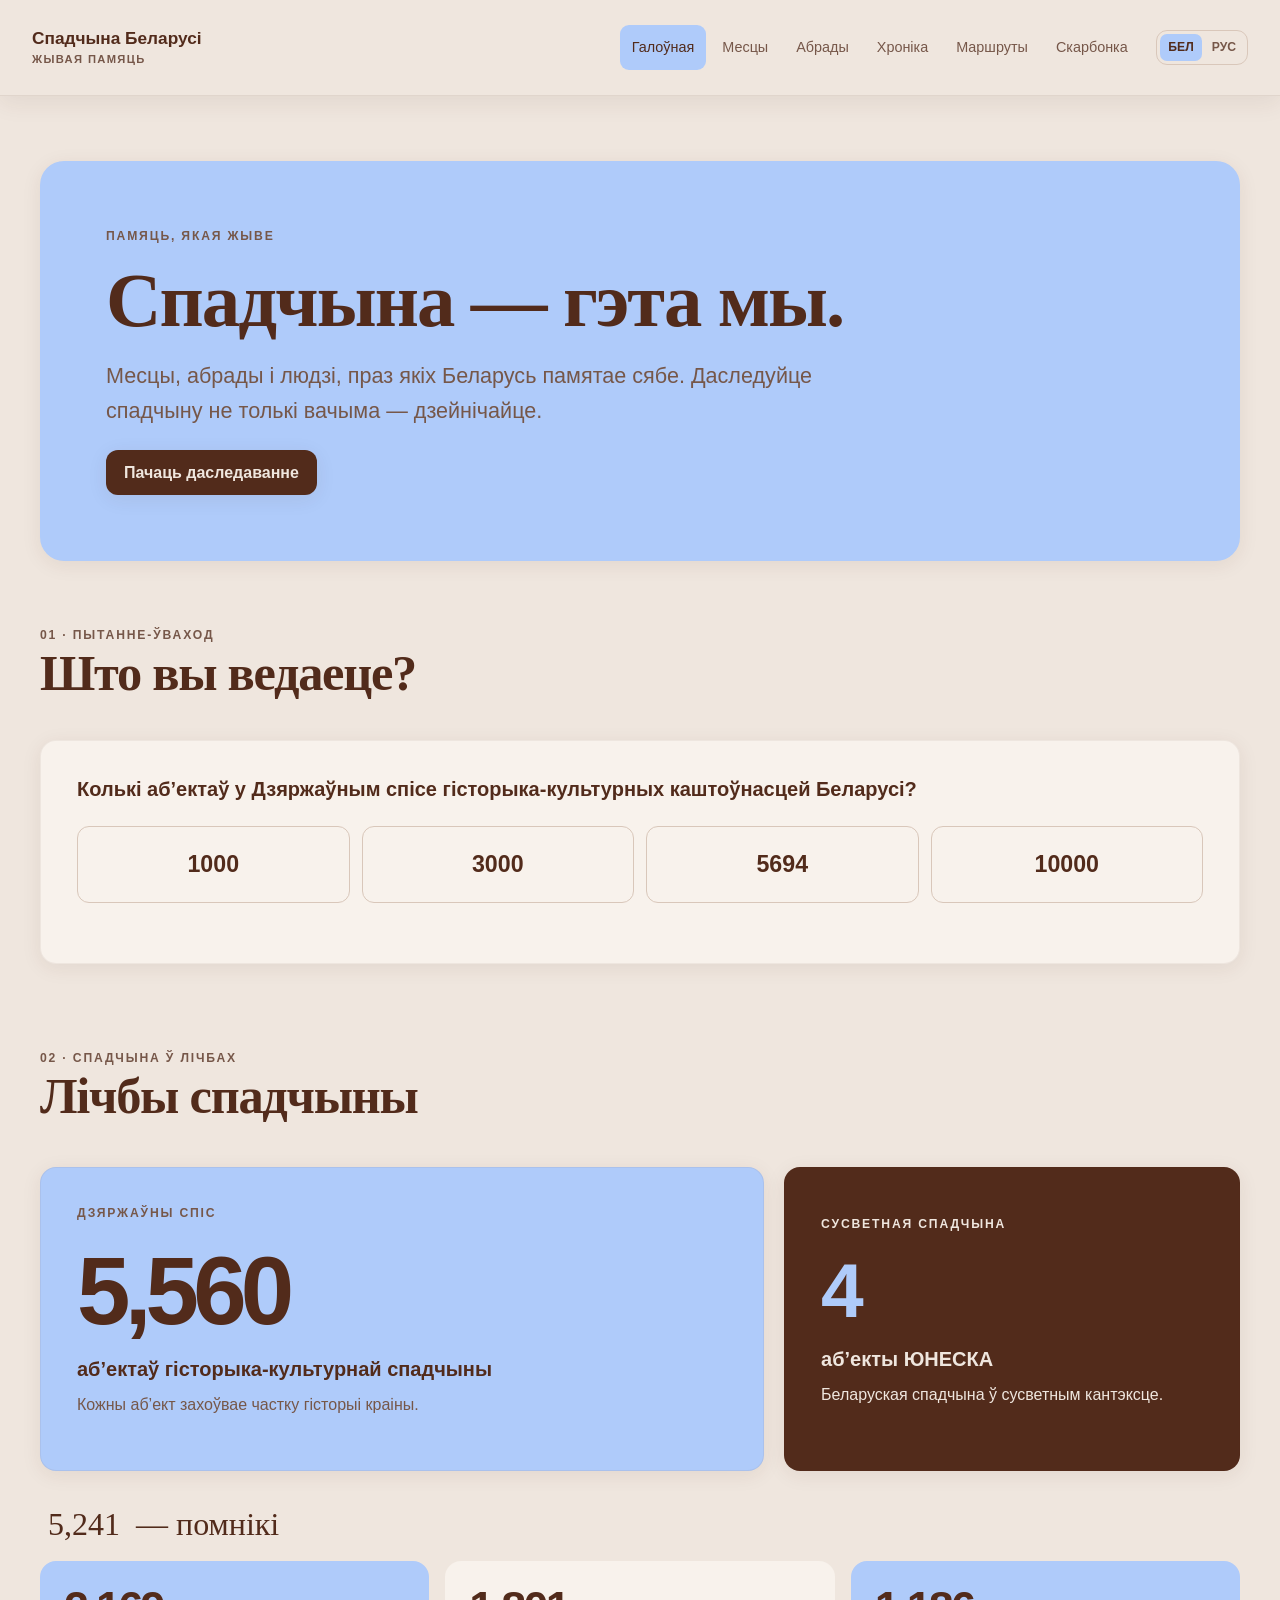
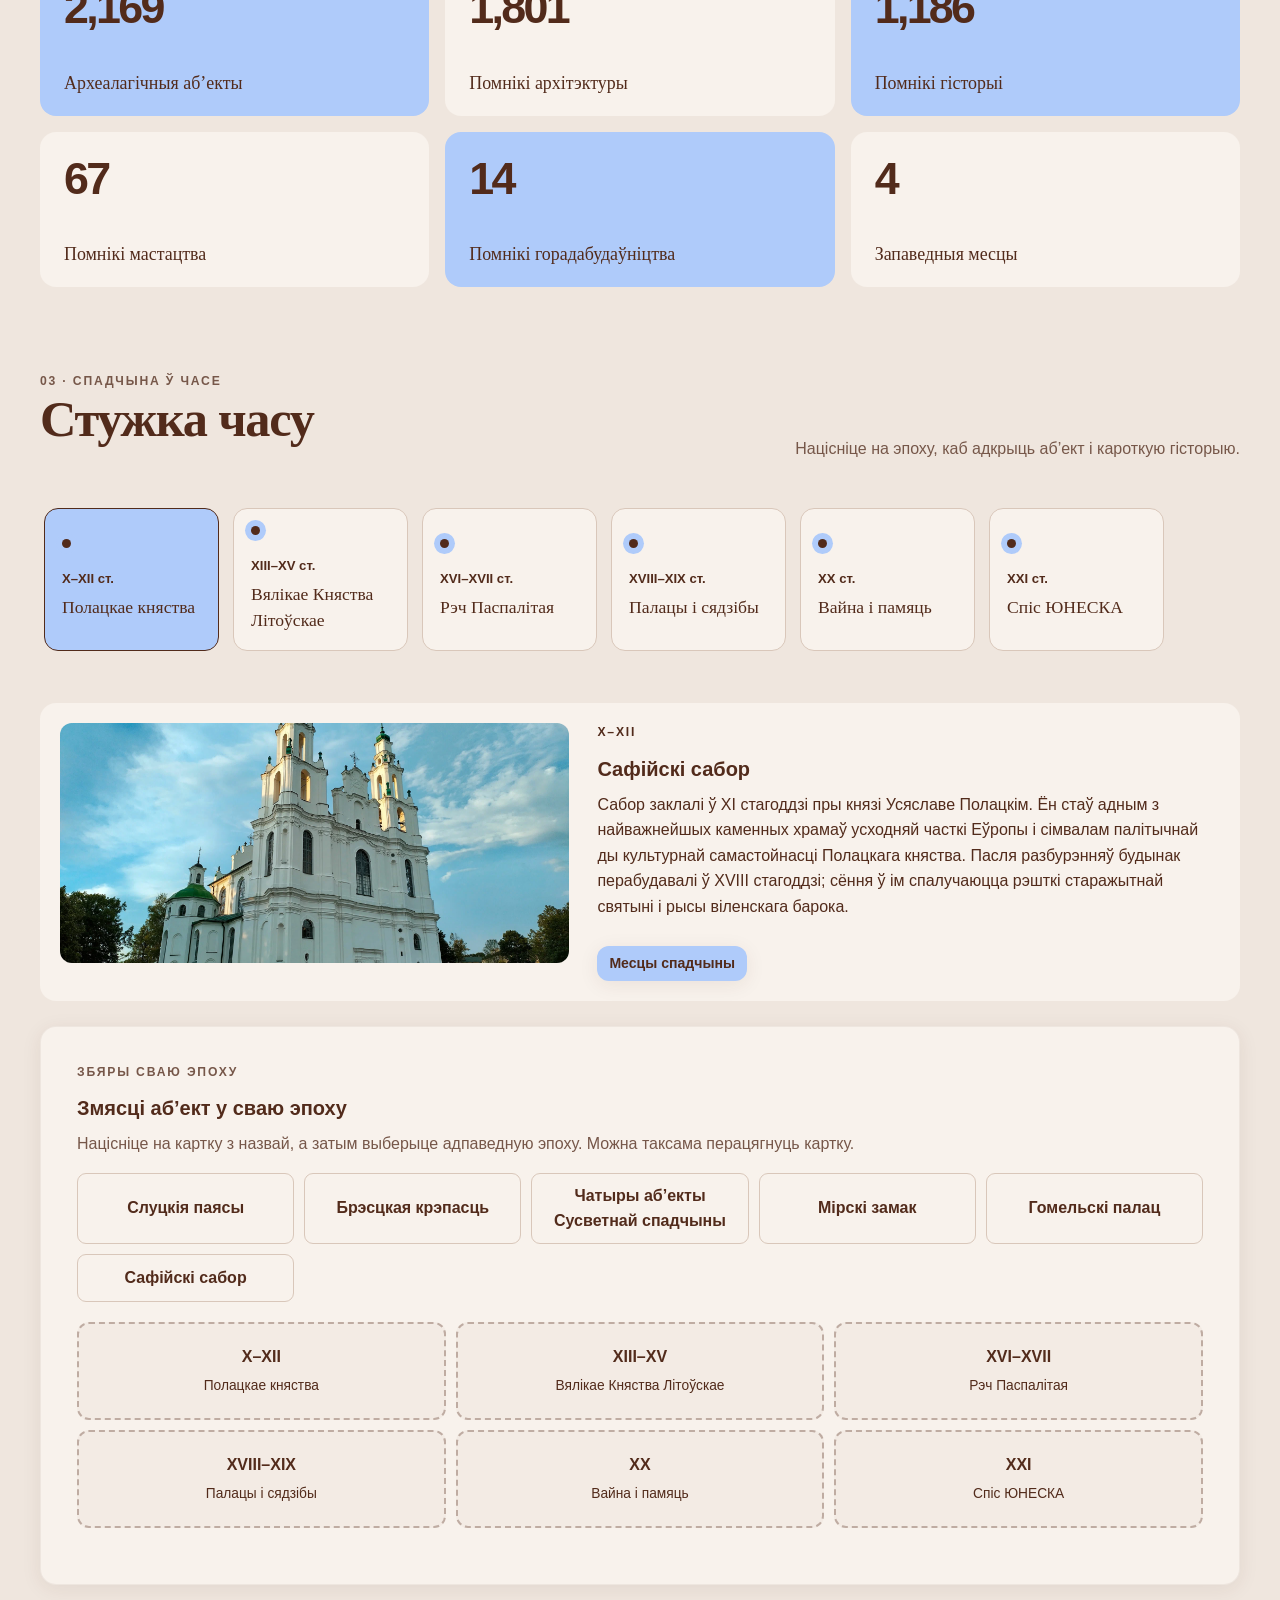
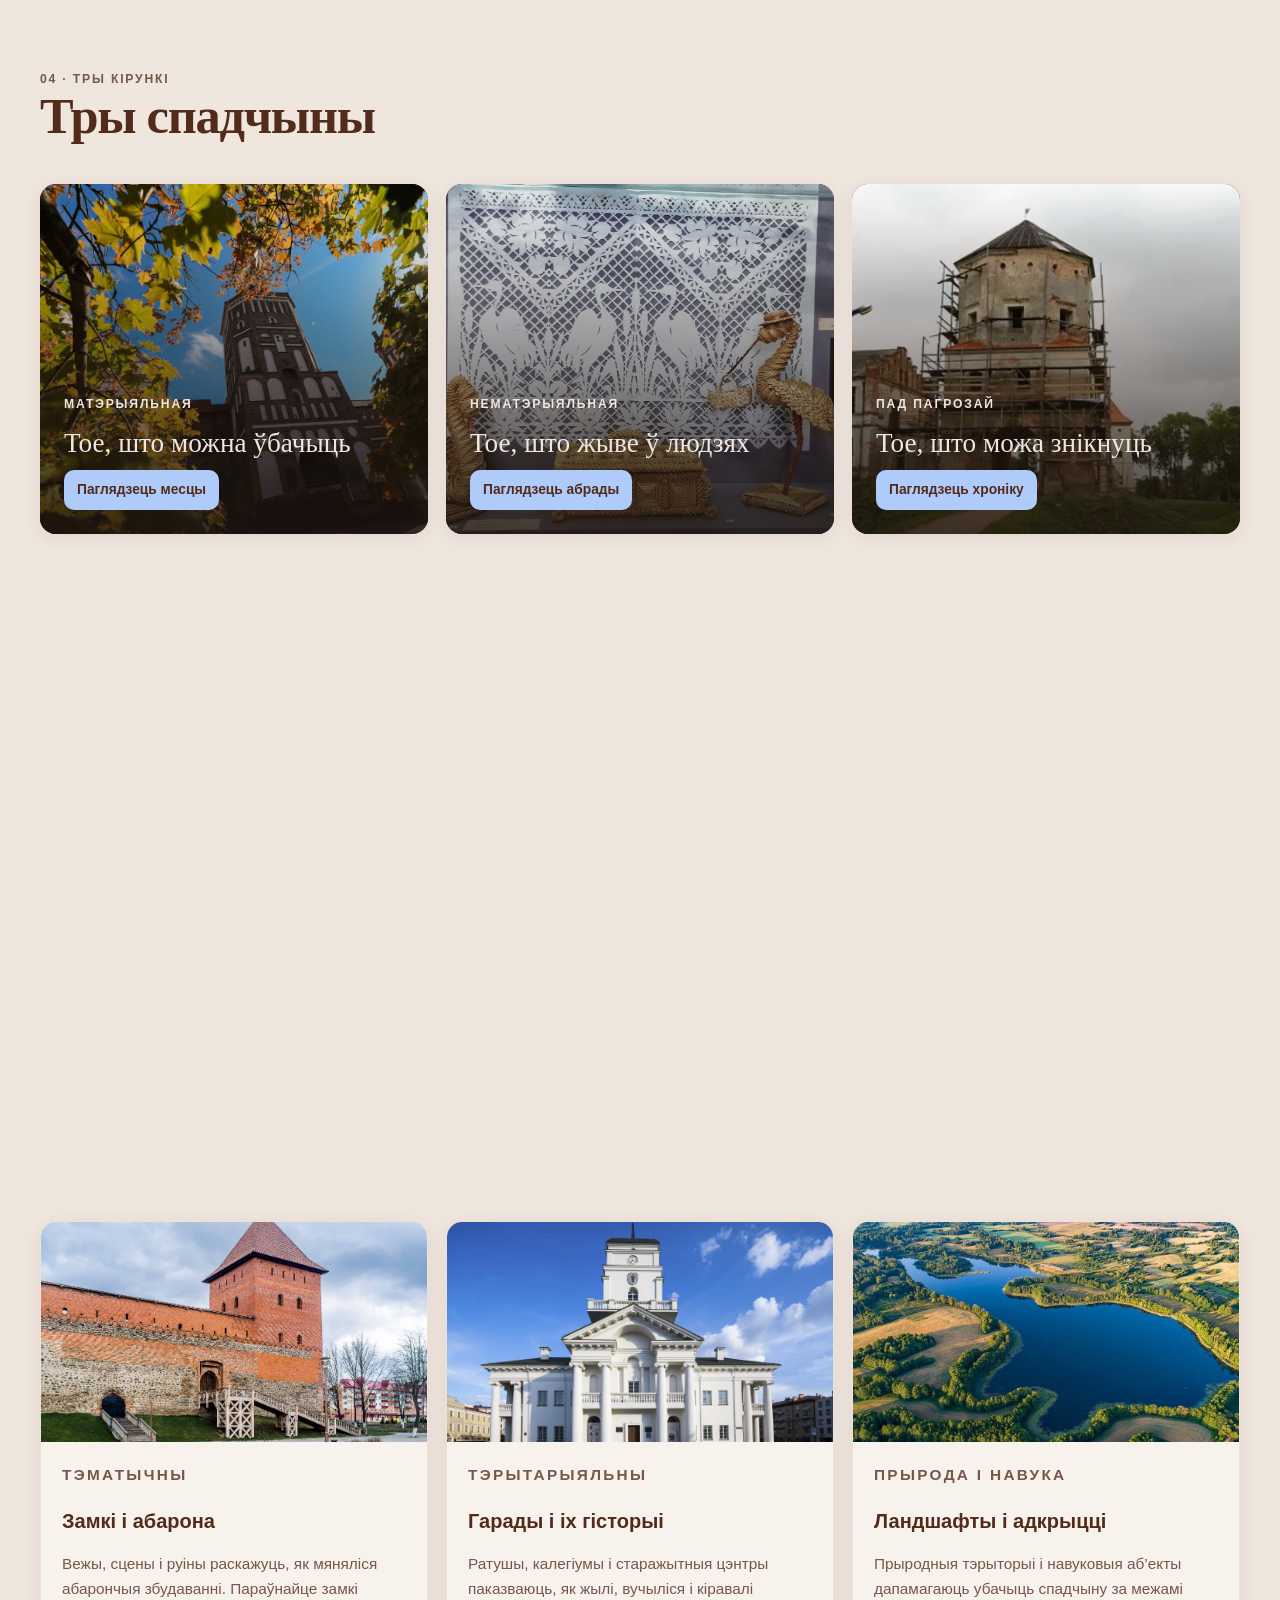
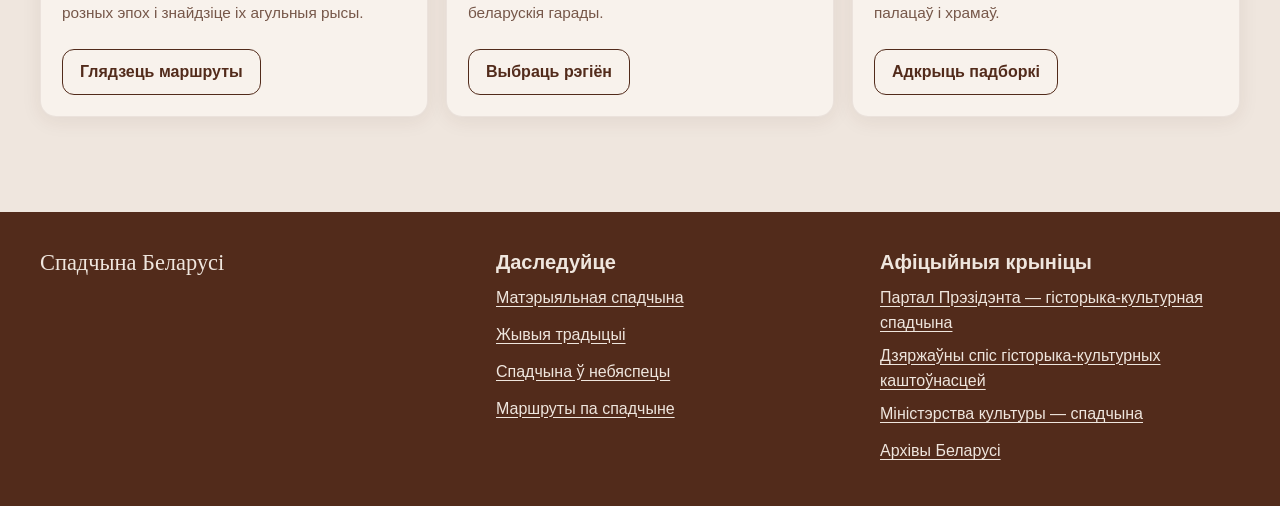
<file: index.html>
<!doctype html>
<html lang="be">
<head>
  <meta charset="utf-8">
  <meta name="viewport" content="width=device-width, initial-scale=1">
  <meta name="theme-color" content="#AFCBFA">
  <meta name="description" content="Галоўная старонка пра спадчыну Беларусі">
  <title>Спадчына Беларусі — Галоўная</title>
  <link rel="stylesheet" href="css/style.css">
  <link rel="stylesheet" href="css/responsive.css">
  <link rel="stylesheet" href="css/footer-fix.css?v=20261102-3">
</head>
<body data-page="home" class="page-enter">
  <a class="skip-link" href="#pageContent" data-by="Перайсці да асноўнага змесціва" data-ru="Перейти к основному содержимому">Перайсці да асноўнага змесціва</a>

  <div id="siteHeader" role="banner" aria-label="Навігацыя сайта">
    <header class="site-header">
      <div class="header-inner">
        <a class="brand" href="index.html" aria-label="Спадчына Беларусі — галоўная">
          <span>Спадчына Беларусі<small data-by="Жывая памяць" data-ru="Живая память">Жывая памяць</small></span>
        </a>
        <nav class="main-nav" id="mainNav" aria-label="Галоўная навігацыя">
          <a href="index.html" data-page-link="home" data-by="Галоўная" data-ru="Главная">Галоўная</a>
          <a href="places.html" data-page-link="places" data-by="Месцы" data-ru="Места">Месцы</a>
          <a href="abrady.html" data-page-link="rituals" data-by="Абрады" data-ru="Обряды">Абрады</a>
          <a href="hronika.html" data-page-link="chronicle" data-by="Хроніка" data-ru="Хроника">Хроніка</a>
          <a href="putevoditel.html" data-page-link="guide" data-by="Маршруты" data-ru="Маршруты">Маршруты</a>
          <a href="skarbonka.html" data-page-link="treasure" data-by="Скарбонка" data-ru="Копилка">Скарбонка</a>
        </nav>
        <div class="header-actions">
          <div class="language-button language-switch" data-lang-switch role="group" aria-label="Мова сайта">
            <button type="button" data-lang-choice="by" aria-label="Беларуская мова" aria-pressed="true" title="Беларуская мова">БЕЛ</button>
            <button type="button" data-lang-choice="ru" aria-label="Русский язык" aria-pressed="false" title="Русский язык">РУС</button>
          </div>
          <button class="menu-button" id="menuButton" type="button" aria-label="Меню" aria-expanded="false"></button>
        </div>
      </div>
    </header>
  </div>

  <main id="pageContent" tabindex="-1" aria-label="Асноўнае змесціва"></main>

  <div id="siteFooter" role="contentinfo" aria-label="Падвал сайта">
    <footer class="site-footer">
      <div class="container footer-inner">
        <div>
          <div class="footer-title">Спадчына Беларусі</div>
        </div>
        <div>
          <h3 data-by="Даследуйце" data-ru="Исследуйте">Даследуйце</h3>
          <div class="footer-links">
            <a href="places.html" data-by="Матэрыяльная спадчына" data-ru="Материальное наследие">Матэрыяльная спадчына</a>
            <a href="abrady.html" data-by="Жывыя традыцыі" data-ru="Живые традиции">Жывыя традыцыі</a>
            <a href="hronika.html" data-by="Спадчына ў небяспецы" data-ru="Наследие в опасности">Спадчына ў небяспецы</a>
            <a href="putevoditel.html" data-by="Маршруты па спадчыне" data-ru="Маршруты по наследию">Маршруты па спадчыне</a>
          </div>
        </div>
        <div>
          <h3 data-by="Афіцыйныя крыніцы" data-ru="Официальные источники">Афіцыйныя крыніцы</h3>
          <div class="footer-links">
            <a href="https://president.gov.by/ru/belarus/social/culture/istoriko-kulturnoe-nasledie" target="_blank" rel="noopener noreferrer" data-by="Партал Прэзідэнта — гісторыка-культурная спадчына" data-ru="Портал Президента — историко-культурное наследие">Партал Прэзідэнта — гісторыка-культурная спадчына</a>
            <a href="https://gosspisok.gov.by/" target="_blank" rel="noopener noreferrer" data-by="Дзяржаўны спіс гісторыка-культурных каштоўнасцей" data-ru="Государственный список историко-культурных ценностей">Дзяржаўны спіс гісторыка-культурных каштоўнасцей</a>
            <a href="https://kultura.gov.by/nasledie/" target="_blank" rel="noopener noreferrer" data-by="Міністэрства культуры — спадчына" data-ru="Министерство культуры — наследие">Міністэрства культуры — спадчына</a>
            <a href="https://www.archives.gov.by/" target="_blank" rel="noopener noreferrer" data-by="Архівы Беларусі" data-ru="Архивы Беларуси">Архівы Беларусі</a>
          </div>
        </div>
      </div>
    </footer>
  </div>


  
  <div class="toast" id="toast" role="status" aria-live="polite"></div>
  <div class="modal-backdrop" id="globalModal" aria-hidden="true" hidden>
    <div class="modal" role="dialog" aria-modal="true" aria-label="Падрабязная інфармацыя">
      <button class="modal-close" type="button" data-close-modal aria-label="Закрыць акно">×</button>
      <div id="globalModalContent"></div>
    </div>
  </div>
  <noscript>
    <aside class="noscript-message">
      <p>Для паўнавартаснай працы сайта трэба ўключыць JavaScript. Вы можаце перайсці да асноўных раздзелаў:</p>
      <nav aria-label="Раздзелы сайта">
        <a href="index.html">Галоўная</a><a href="places.html">Месцы</a><a href="abrady.html">Абрады</a>
        <a href="hronika.html">Хроніка</a><a href="putevoditel.html">Маршруты</a><a href="skarbonka.html">Скарбонка</a>
      </nav>
    </aside>
  </noscript>

  <script src="js/storage.js"></script>
  <script src="js/data.js"></script>
  <script src="js/lang.js"></script>
  <script src="js/main.js"></script>
  <script src="js/skarbonka.js"></script>
</body>
</html>
</file>
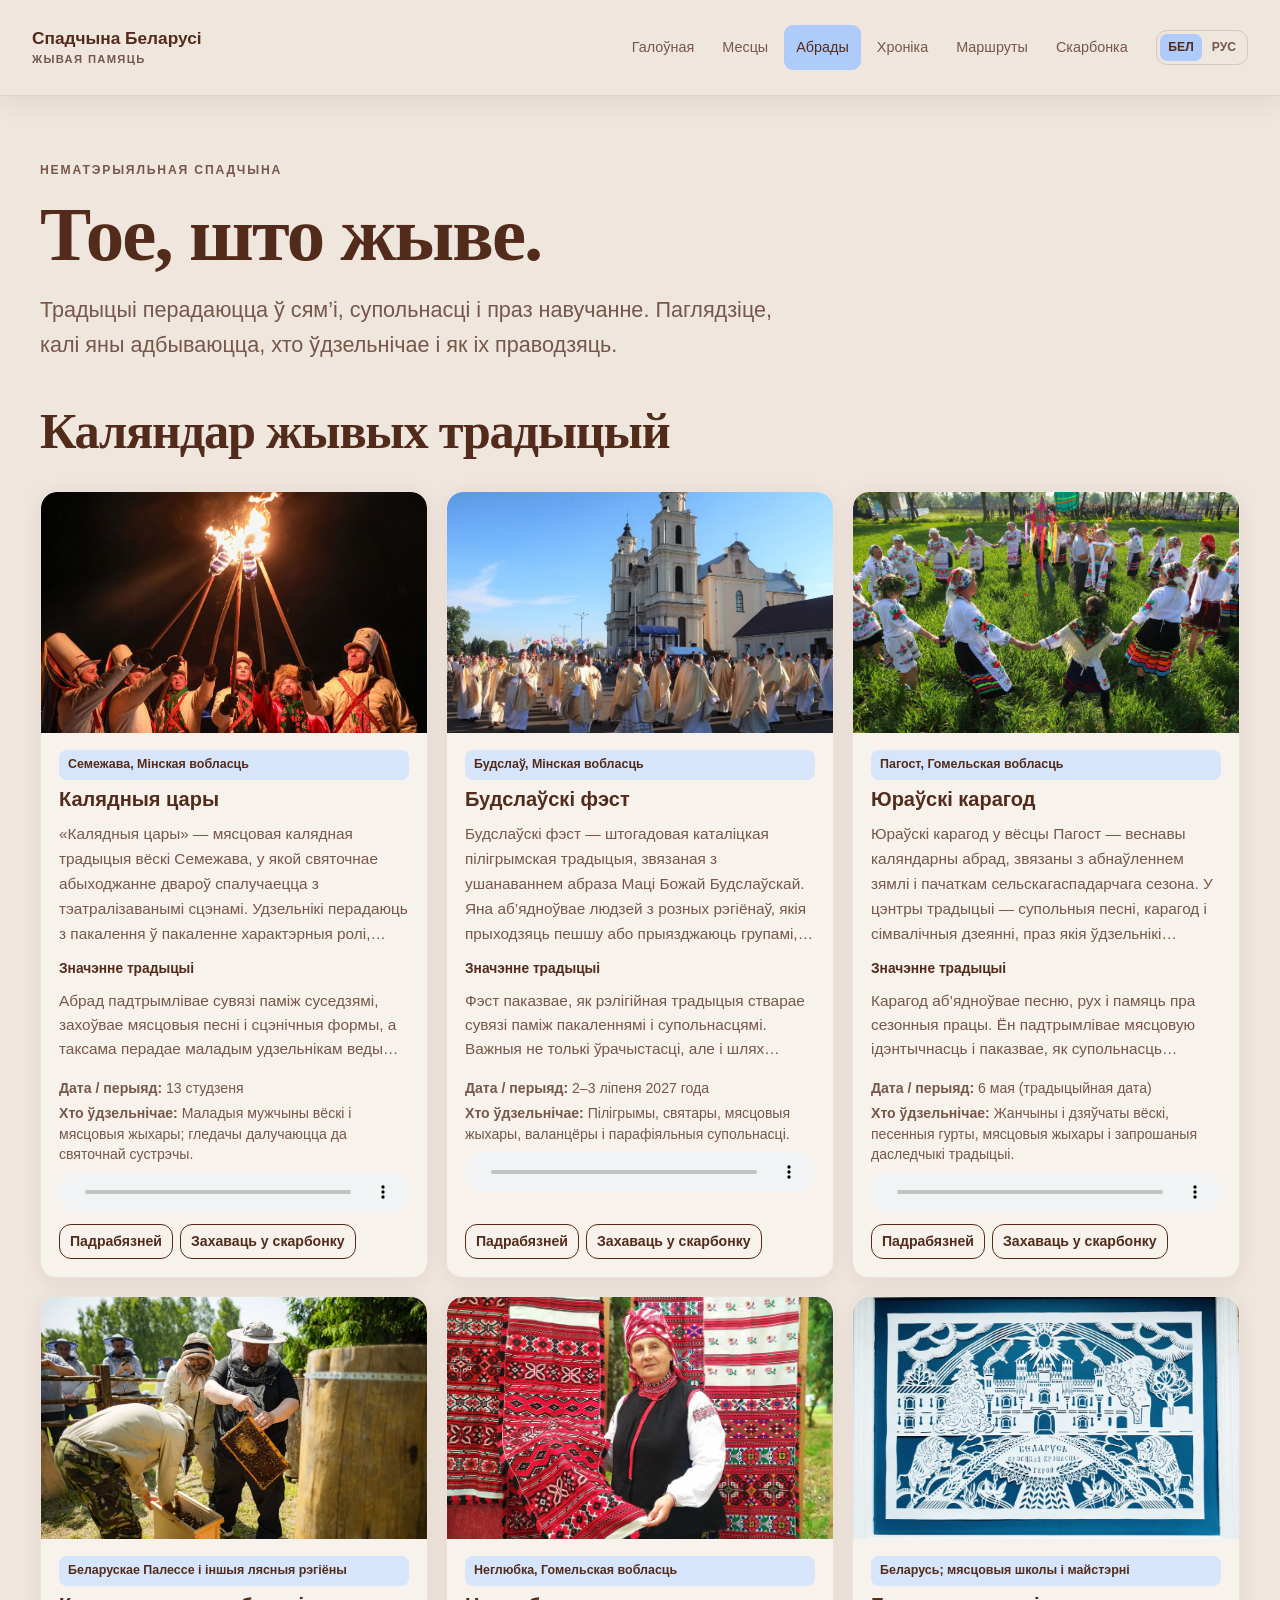
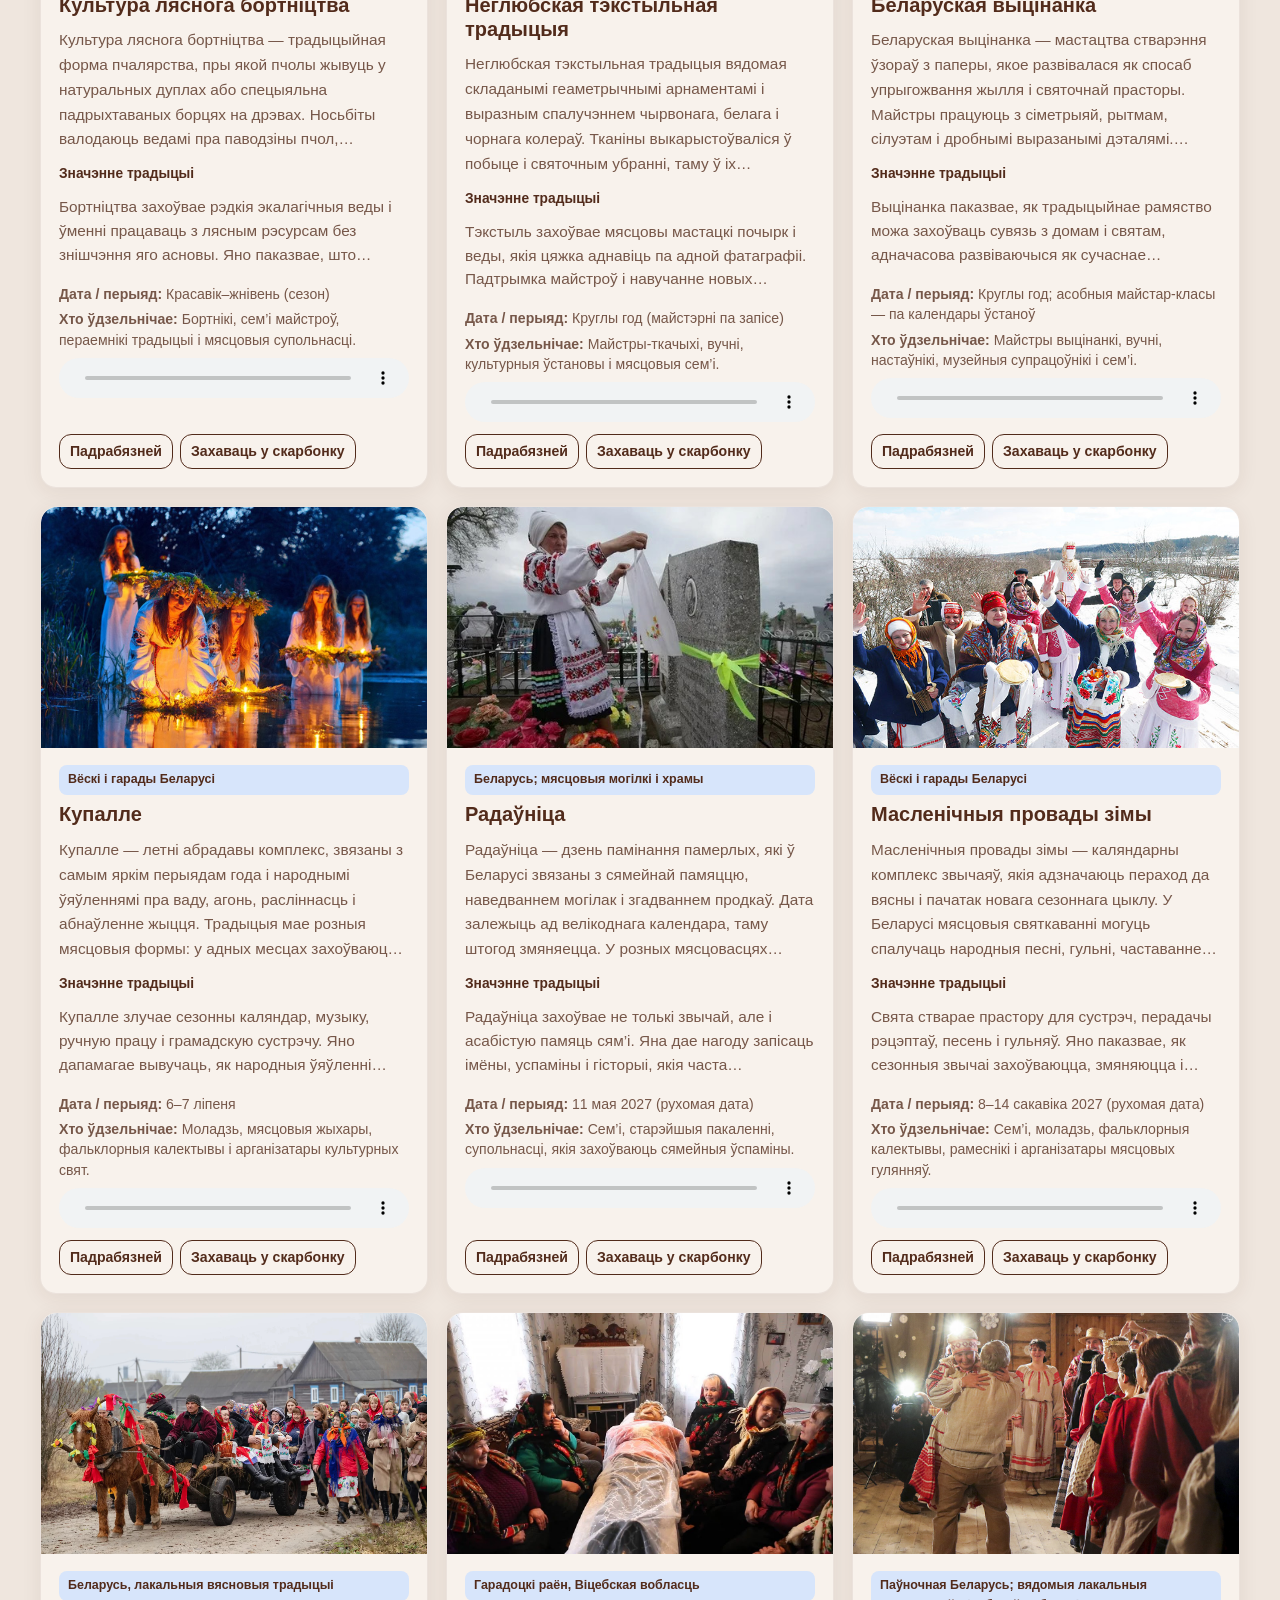
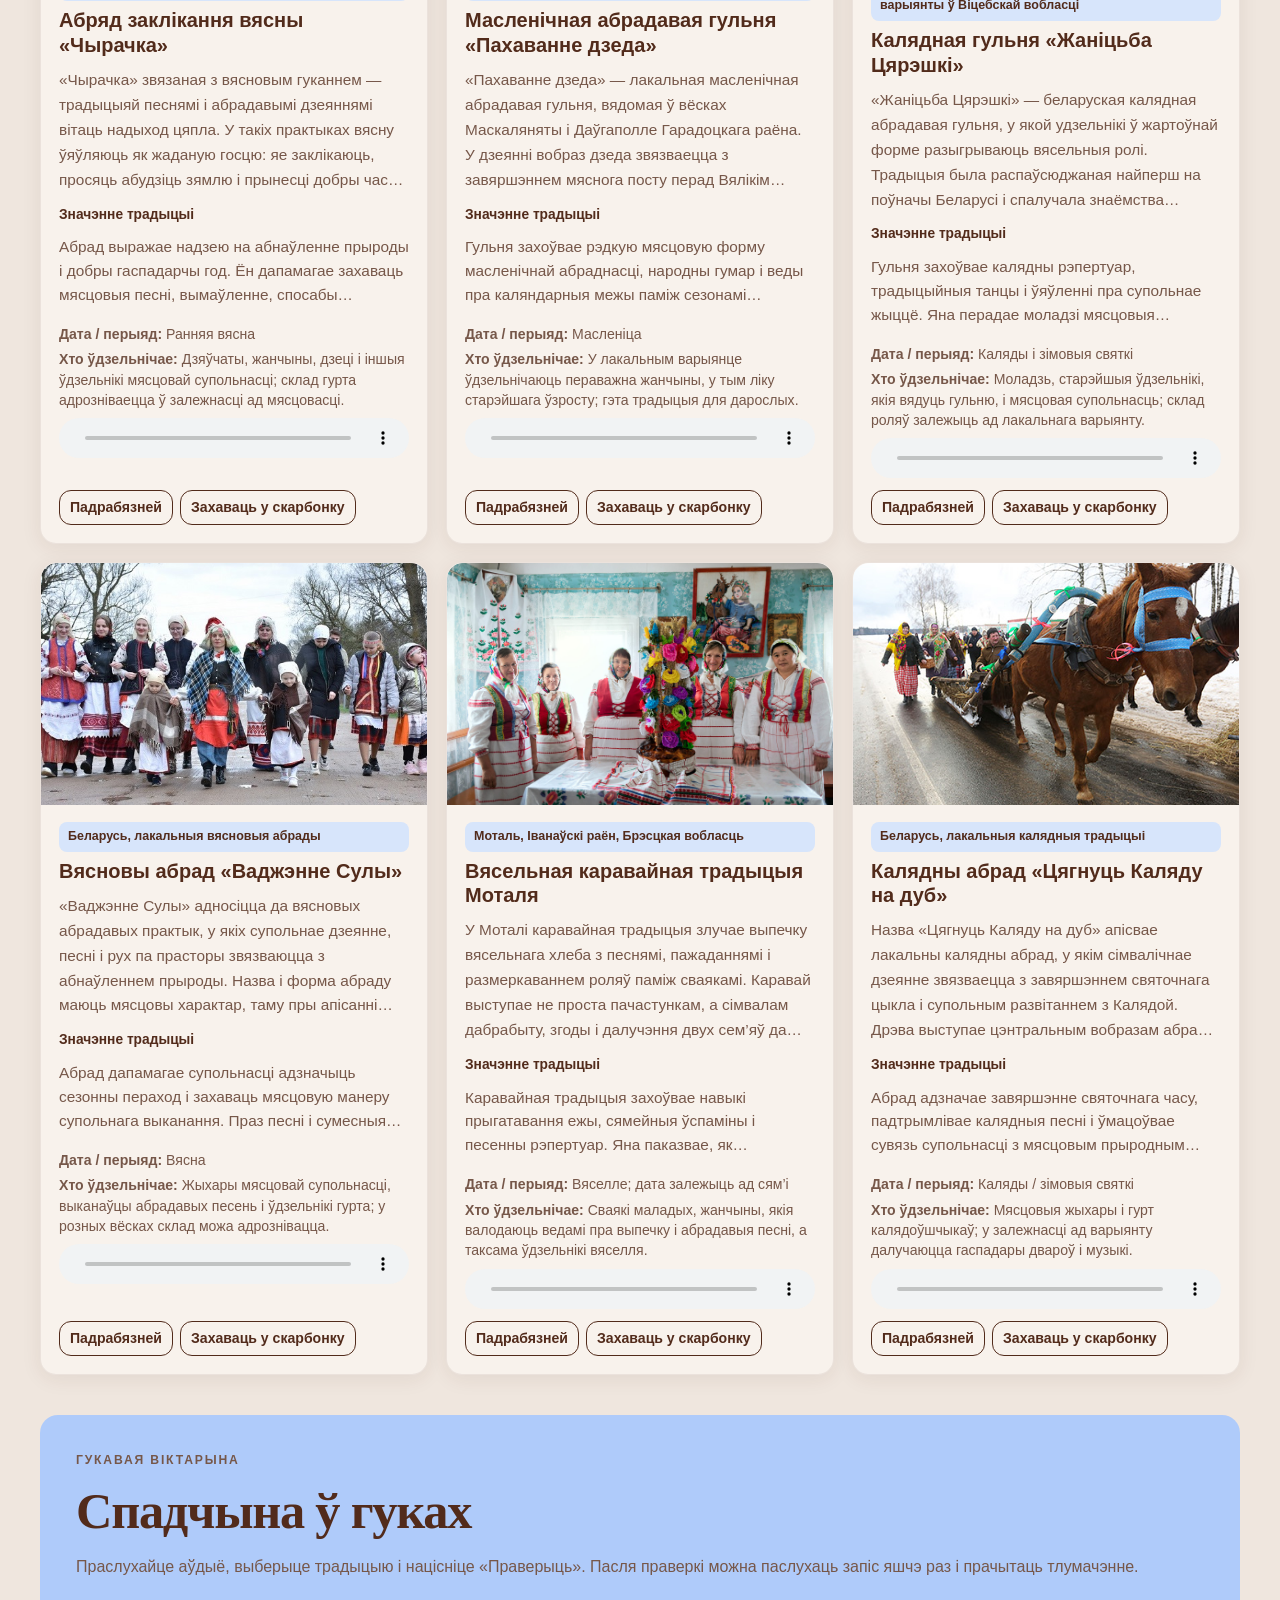
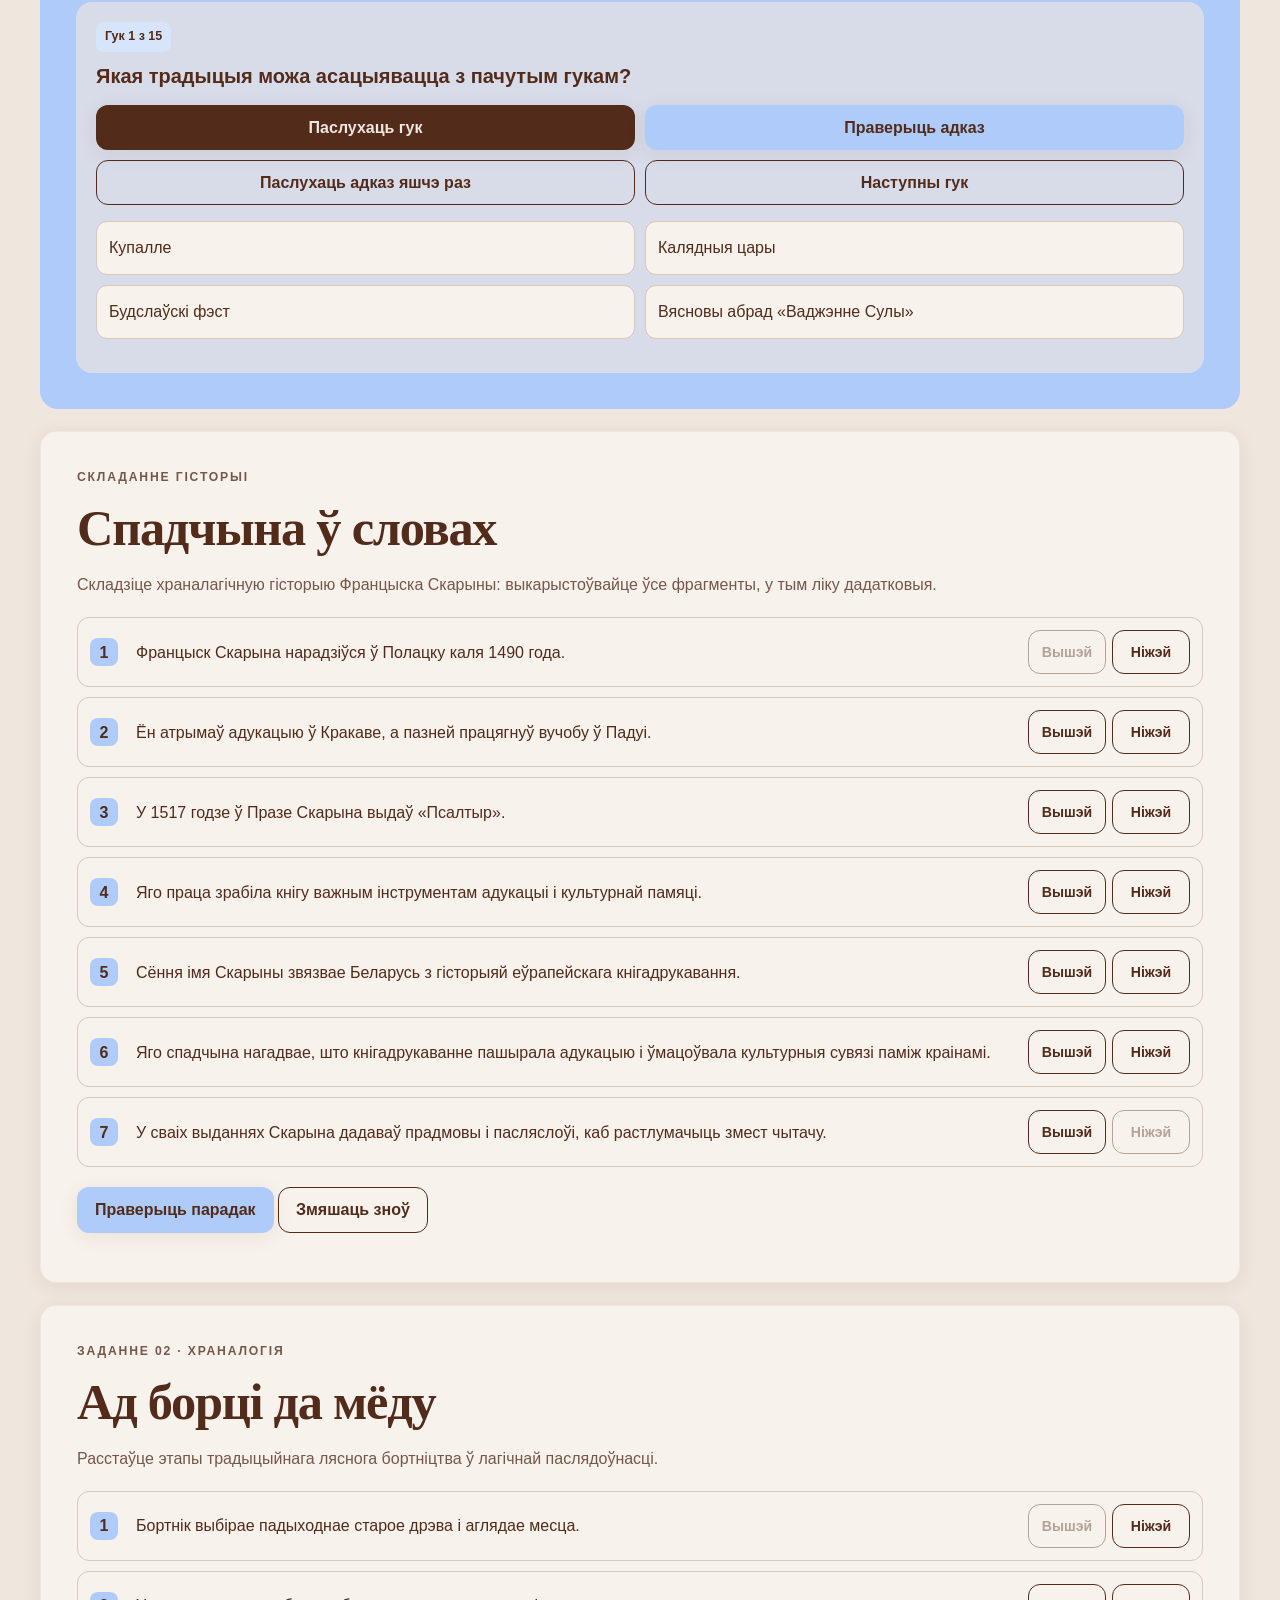
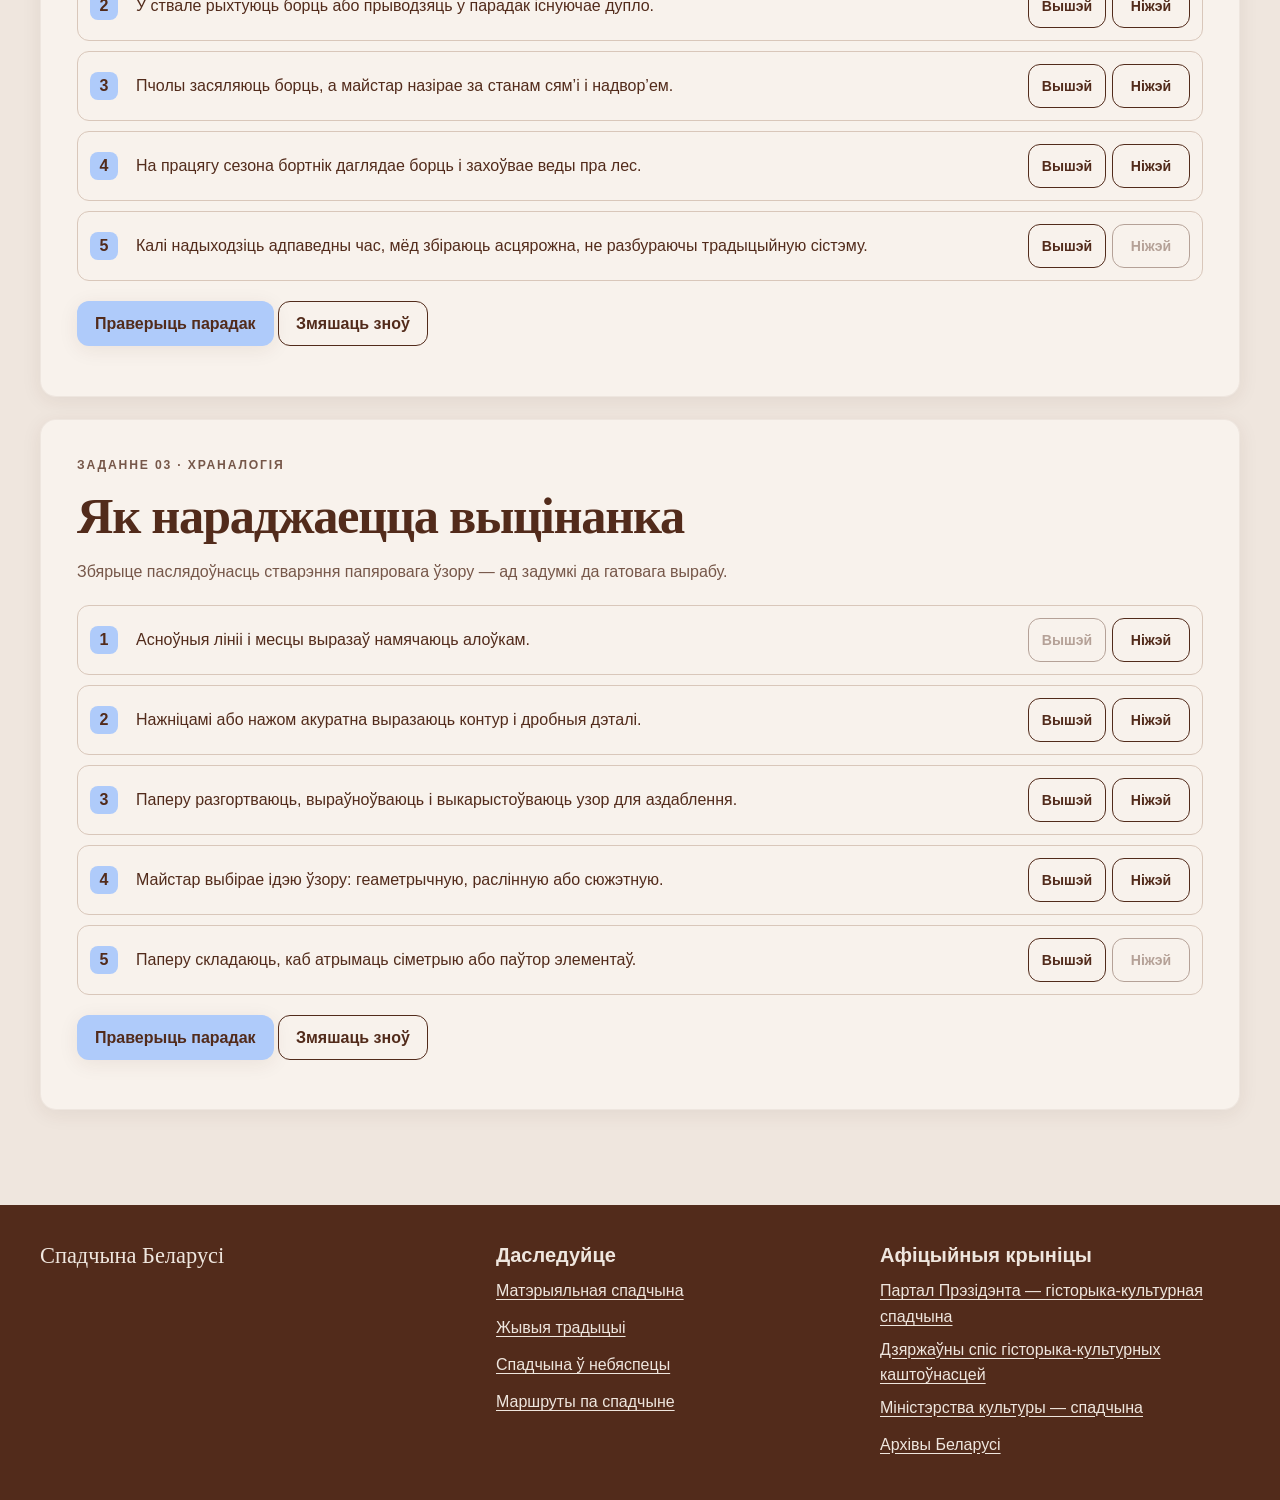
<file: abrady.html>
<!doctype html>
<html lang="be">
<head>
  <meta charset="utf-8">
  <meta name="viewport" content="width=device-width, initial-scale=1">
  <meta name="theme-color" content="#AFCBFA">
  <meta name="description" content="Жывыя традыцыі і абрады Беларусі">
  <title>Спадчына Беларусі — Абрады</title>
  <link rel="stylesheet" href="css/style.css">
  <link rel="stylesheet" href="css/responsive.css">
  <link rel="stylesheet" href="css/footer-fix.css?v=20261102-3">
</head>
<body data-page="rituals" class="page-enter">
  <a class="skip-link" href="#pageContent" data-by="Перайсці да асноўнага змесціва" data-ru="Перейти к основному содержимому">Перайсці да асноўнага змесціва</a>

  <div id="siteHeader" role="banner" aria-label="Навігацыя сайта">
    <header class="site-header">
      <div class="header-inner">
        <a class="brand" href="index.html" aria-label="Спадчына Беларусі — галоўная">
          <span>Спадчына Беларусі<small data-by="Жывая памяць" data-ru="Живая память">Жывая памяць</small></span>
        </a>
        <nav class="main-nav" id="mainNav" aria-label="Галоўная навігацыя">
          <a href="index.html" data-page-link="home" data-by="Галоўная" data-ru="Главная">Галоўная</a>
          <a href="places.html" data-page-link="places" data-by="Месцы" data-ru="Места">Месцы</a>
          <a href="abrady.html" data-page-link="rituals" data-by="Абрады" data-ru="Обряды">Абрады</a>
          <a href="hronika.html" data-page-link="chronicle" data-by="Хроніка" data-ru="Хроника">Хроніка</a>
          <a href="putevoditel.html" data-page-link="guide" data-by="Маршруты" data-ru="Маршруты">Маршруты</a>
          <a href="skarbonka.html" data-page-link="treasure" data-by="Скарбонка" data-ru="Копилка">Скарбонка</a>
        </nav>
        <div class="header-actions">
          <div class="language-button language-switch" data-lang-switch role="group" aria-label="Мова сайта">
            <button type="button" data-lang-choice="by" aria-label="Беларуская мова" aria-pressed="true" title="Беларуская мова">БЕЛ</button>
            <button type="button" data-lang-choice="ru" aria-label="Русский язык" aria-pressed="false" title="Русский язык">РУС</button>
          </div>
          <button class="menu-button" id="menuButton" type="button" aria-label="Меню" aria-expanded="false"></button>
        </div>
      </div>
    </header>
  </div>

  <main id="pageContent" tabindex="-1" aria-label="Асноўнае змесціва"></main>

  <div id="siteFooter" role="contentinfo" aria-label="Падвал сайта">
    <footer class="site-footer">
      <div class="container footer-inner">
        <div>
          <div class="footer-title">Спадчына Беларусі</div>
        </div>
        <div>
          <h3 data-by="Даследуйце" data-ru="Исследуйте">Даследуйце</h3>
          <div class="footer-links">
            <a href="places.html" data-by="Матэрыяльная спадчына" data-ru="Материальное наследие">Матэрыяльная спадчына</a>
            <a href="abrady.html" data-by="Жывыя традыцыі" data-ru="Живые традиции">Жывыя традыцыі</a>
            <a href="hronika.html" data-by="Спадчына ў небяспецы" data-ru="Наследие в опасности">Спадчына ў небяспецы</a>
            <a href="putevoditel.html" data-by="Маршруты па спадчыне" data-ru="Маршруты по наследию">Маршруты па спадчыне</a>
          </div>
        </div>
        <div>
          <h3 data-by="Афіцыйныя крыніцы" data-ru="Официальные источники">Афіцыйныя крыніцы</h3>
          <div class="footer-links">
            <a href="https://president.gov.by/ru/belarus/social/culture/istoriko-kulturnoe-nasledie" target="_blank" rel="noopener noreferrer" data-by="Партал Прэзідэнта — гісторыка-культурная спадчына" data-ru="Портал Президента — историко-культурное наследие">Партал Прэзідэнта — гісторыка-культурная спадчына</a>
            <a href="https://gosspisok.gov.by/" target="_blank" rel="noopener noreferrer" data-by="Дзяржаўны спіс гісторыка-культурных каштоўнасцей" data-ru="Государственный список историко-культурных ценностей">Дзяржаўны спіс гісторыка-культурных каштоўнасцей</a>
            <a href="https://kultura.gov.by/nasledie/" target="_blank" rel="noopener noreferrer" data-by="Міністэрства культуры — спадчына" data-ru="Министерство культуры — наследие">Міністэрства культуры — спадчына</a>
            <a href="https://www.archives.gov.by/" target="_blank" rel="noopener noreferrer" data-by="Архівы Беларусі" data-ru="Архивы Беларуси">Архівы Беларусі</a>
          </div>
        </div>
      </div>
    </footer>
  </div>


  
  <div class="toast" id="toast" role="status" aria-live="polite"></div>
  <div class="modal-backdrop" id="globalModal" aria-hidden="true" hidden>
    <div class="modal" role="dialog" aria-modal="true" aria-label="Падрабязная інфармацыя">
      <button class="modal-close" type="button" data-close-modal aria-label="Закрыць акно">×</button>
      <div id="globalModalContent"></div>
    </div>
  </div>
  <noscript>
    <aside class="noscript-message">
      <p>Для паўнавартаснай працы сайта трэба ўключыць JavaScript. Вы можаце перайсці да асноўных раздзелаў:</p>
      <nav aria-label="Раздзелы сайта">
        <a href="index.html">Галоўная</a><a href="places.html">Месцы</a><a href="abrady.html">Абрады</a>
        <a href="hronika.html">Хроніка</a><a href="putevoditel.html">Маршруты</a><a href="skarbonka.html">Скарбонка</a>
      </nav>
    </aside>
  </noscript>

  <script src="js/storage.js"></script>
  <script src="js/data.js"></script>
  <script src="js/lang.js"></script>
  <script src="js/main.js"></script>
  <script src="js/skarbonka.js"></script>
</body>
</html>
</file>
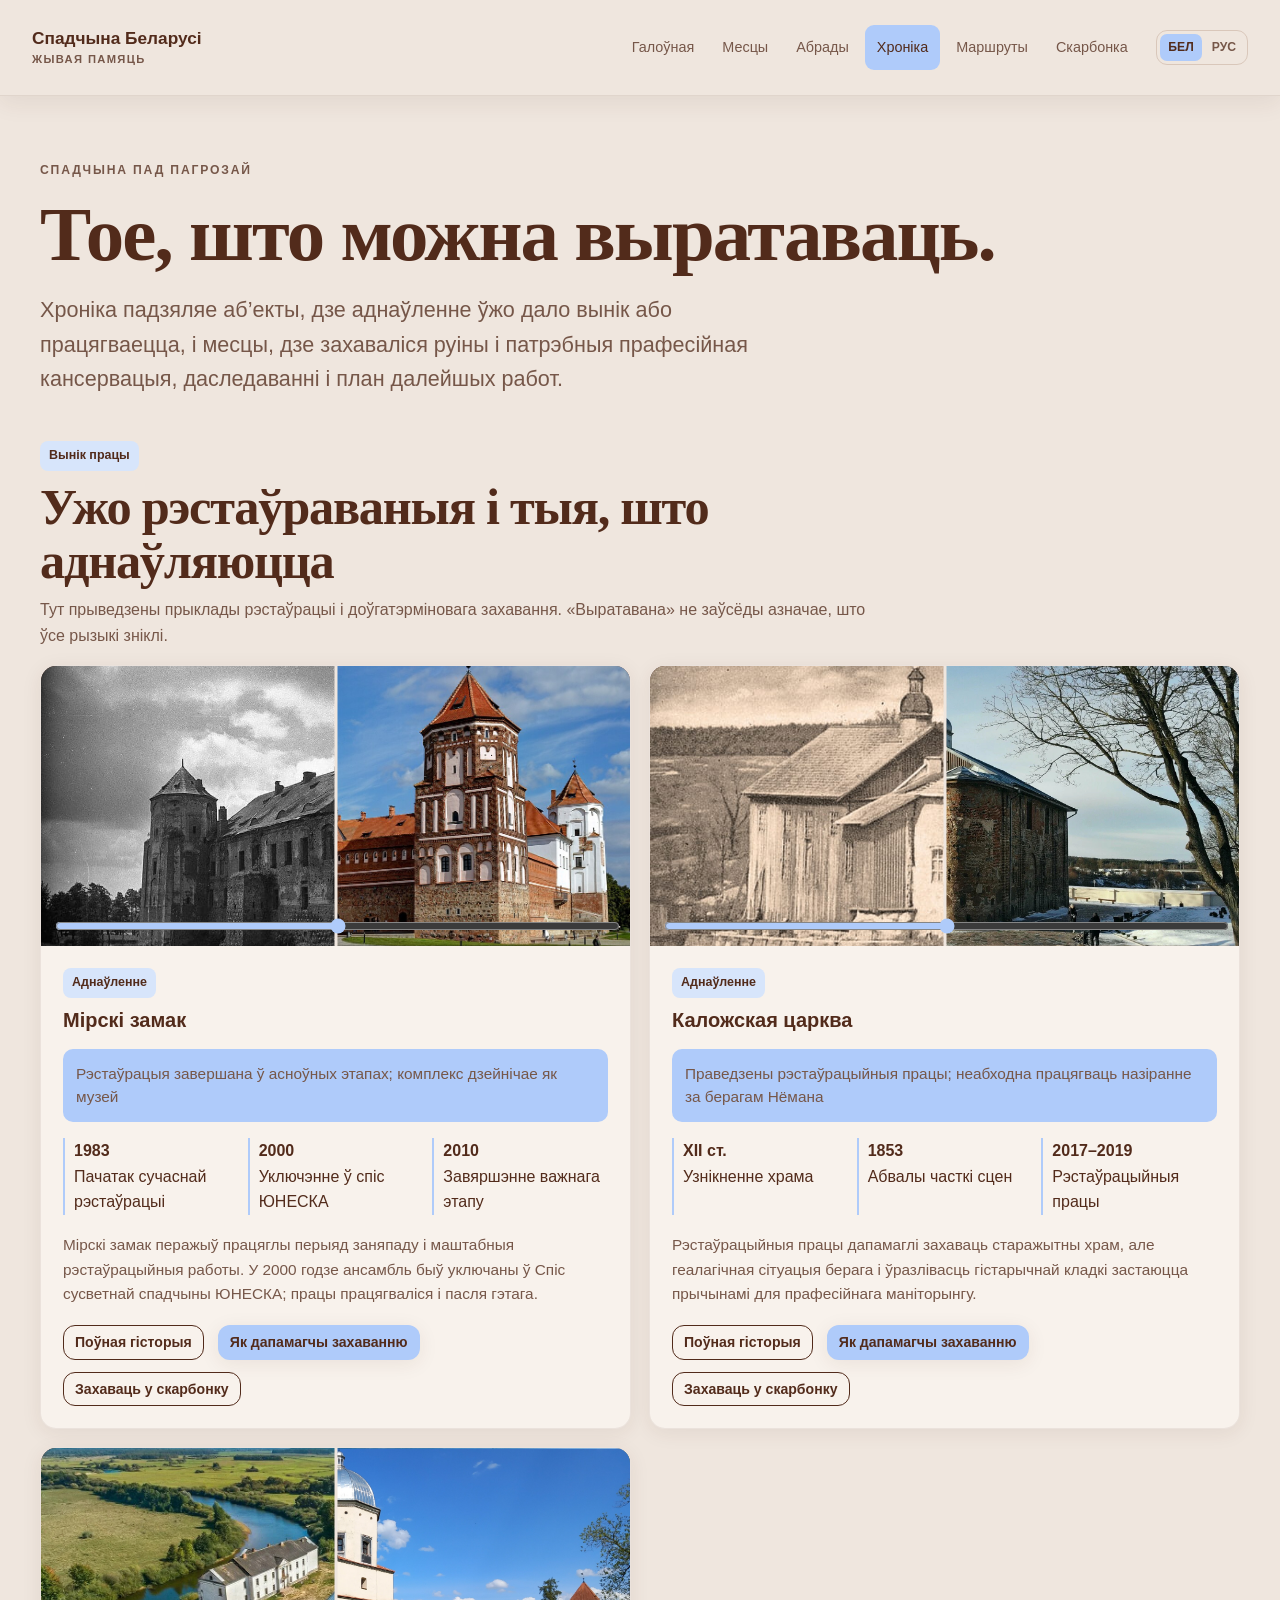
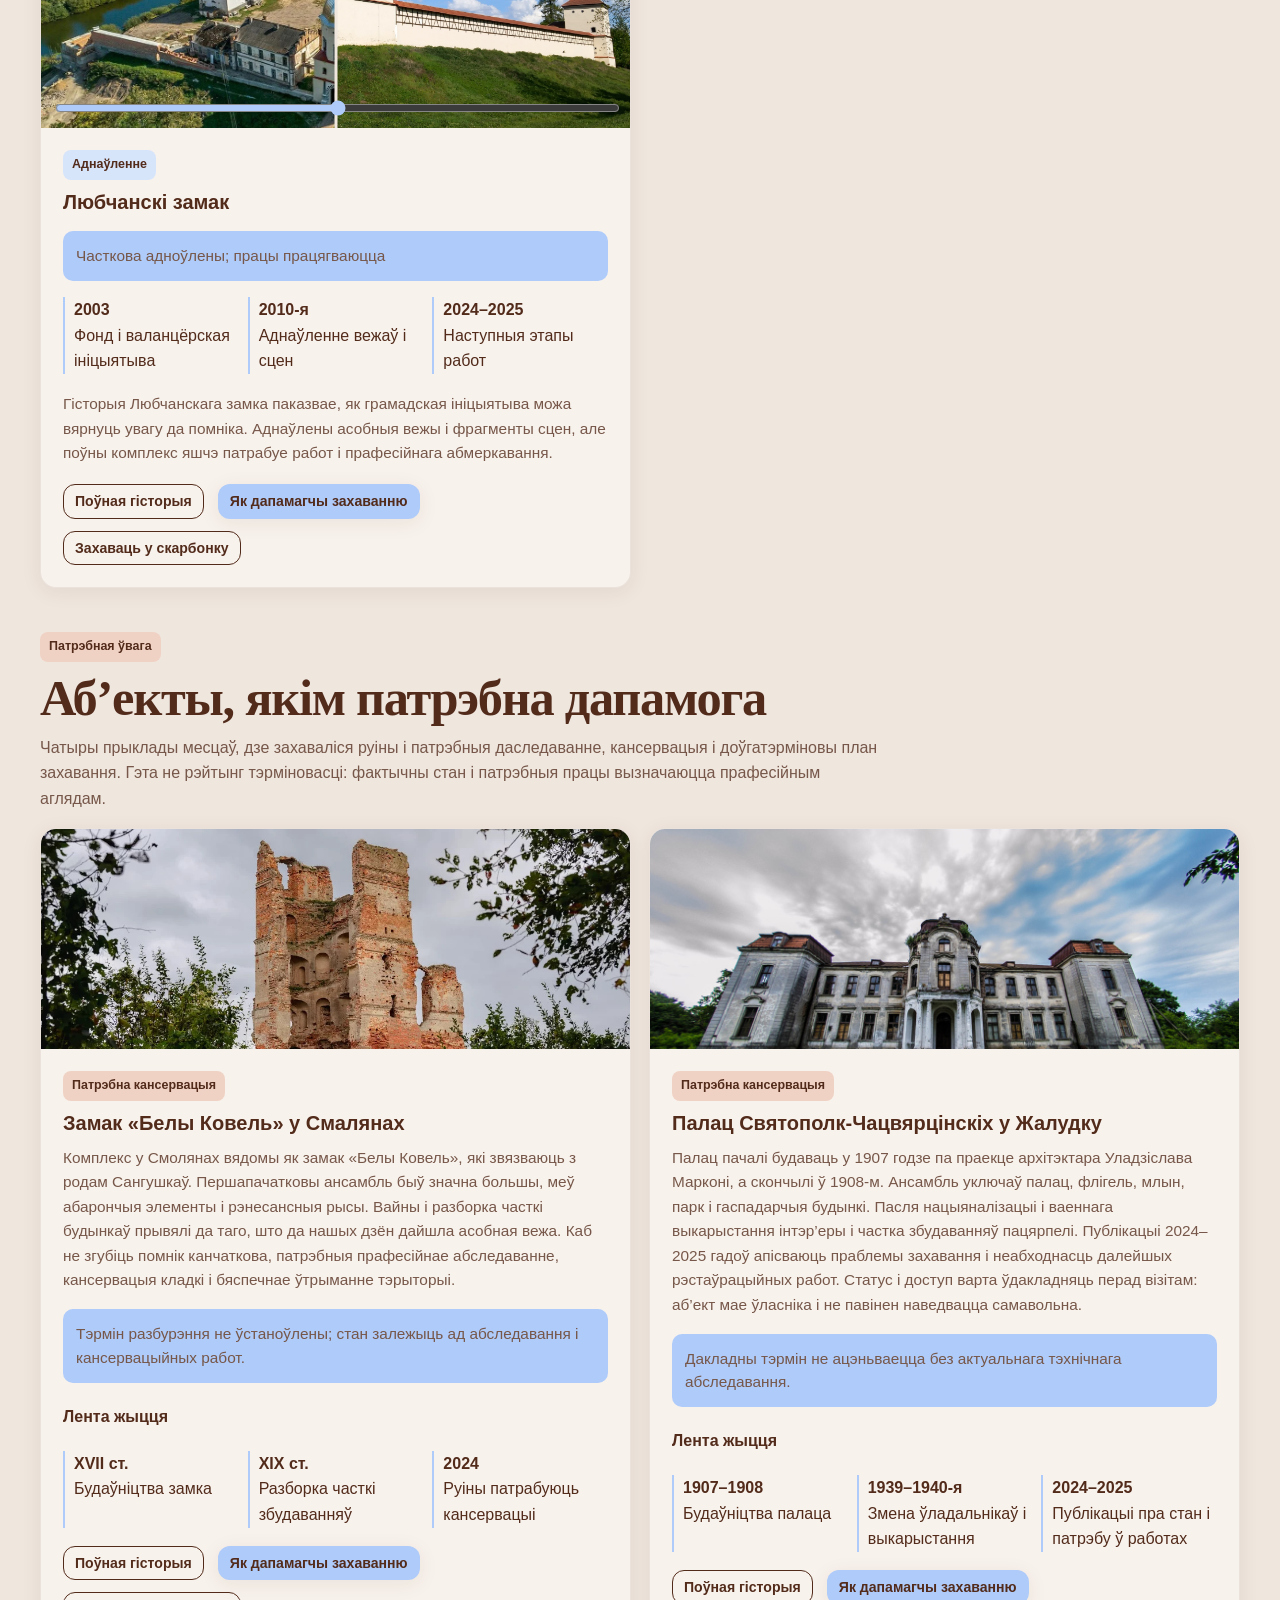
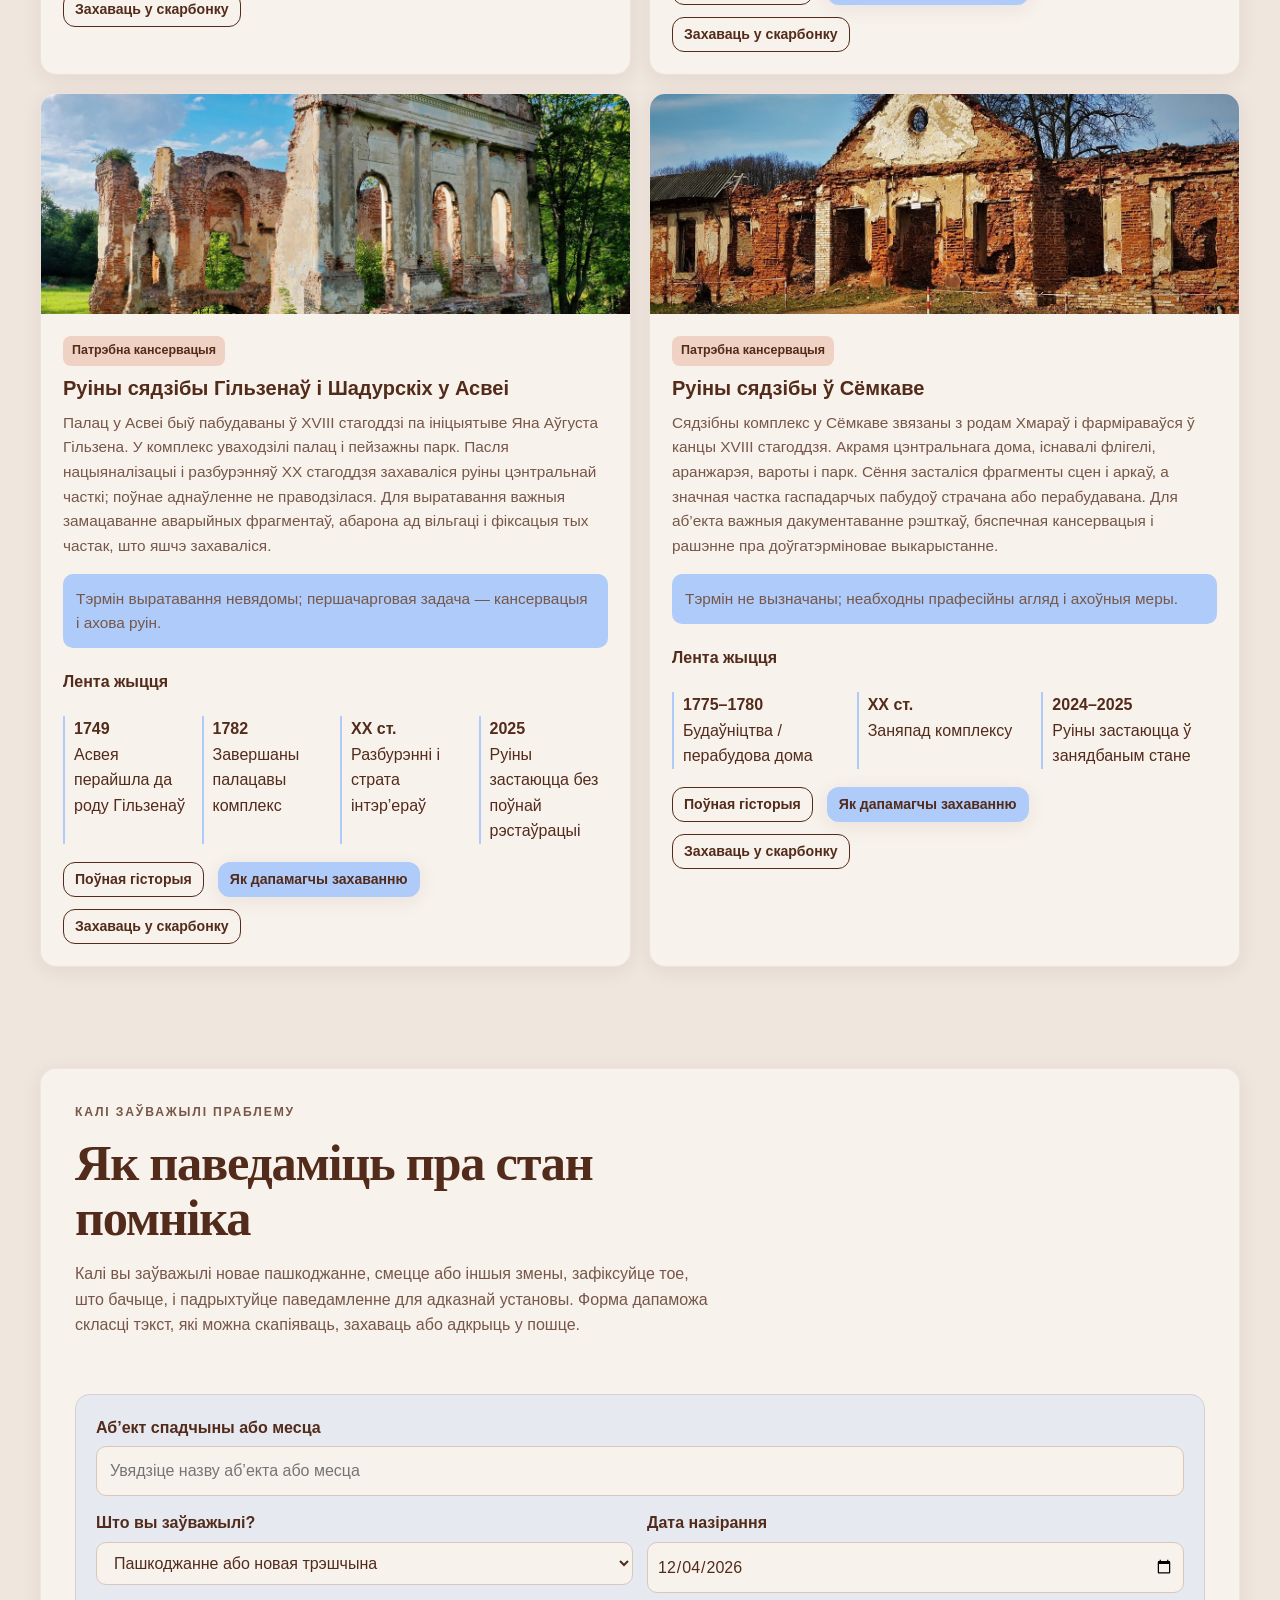
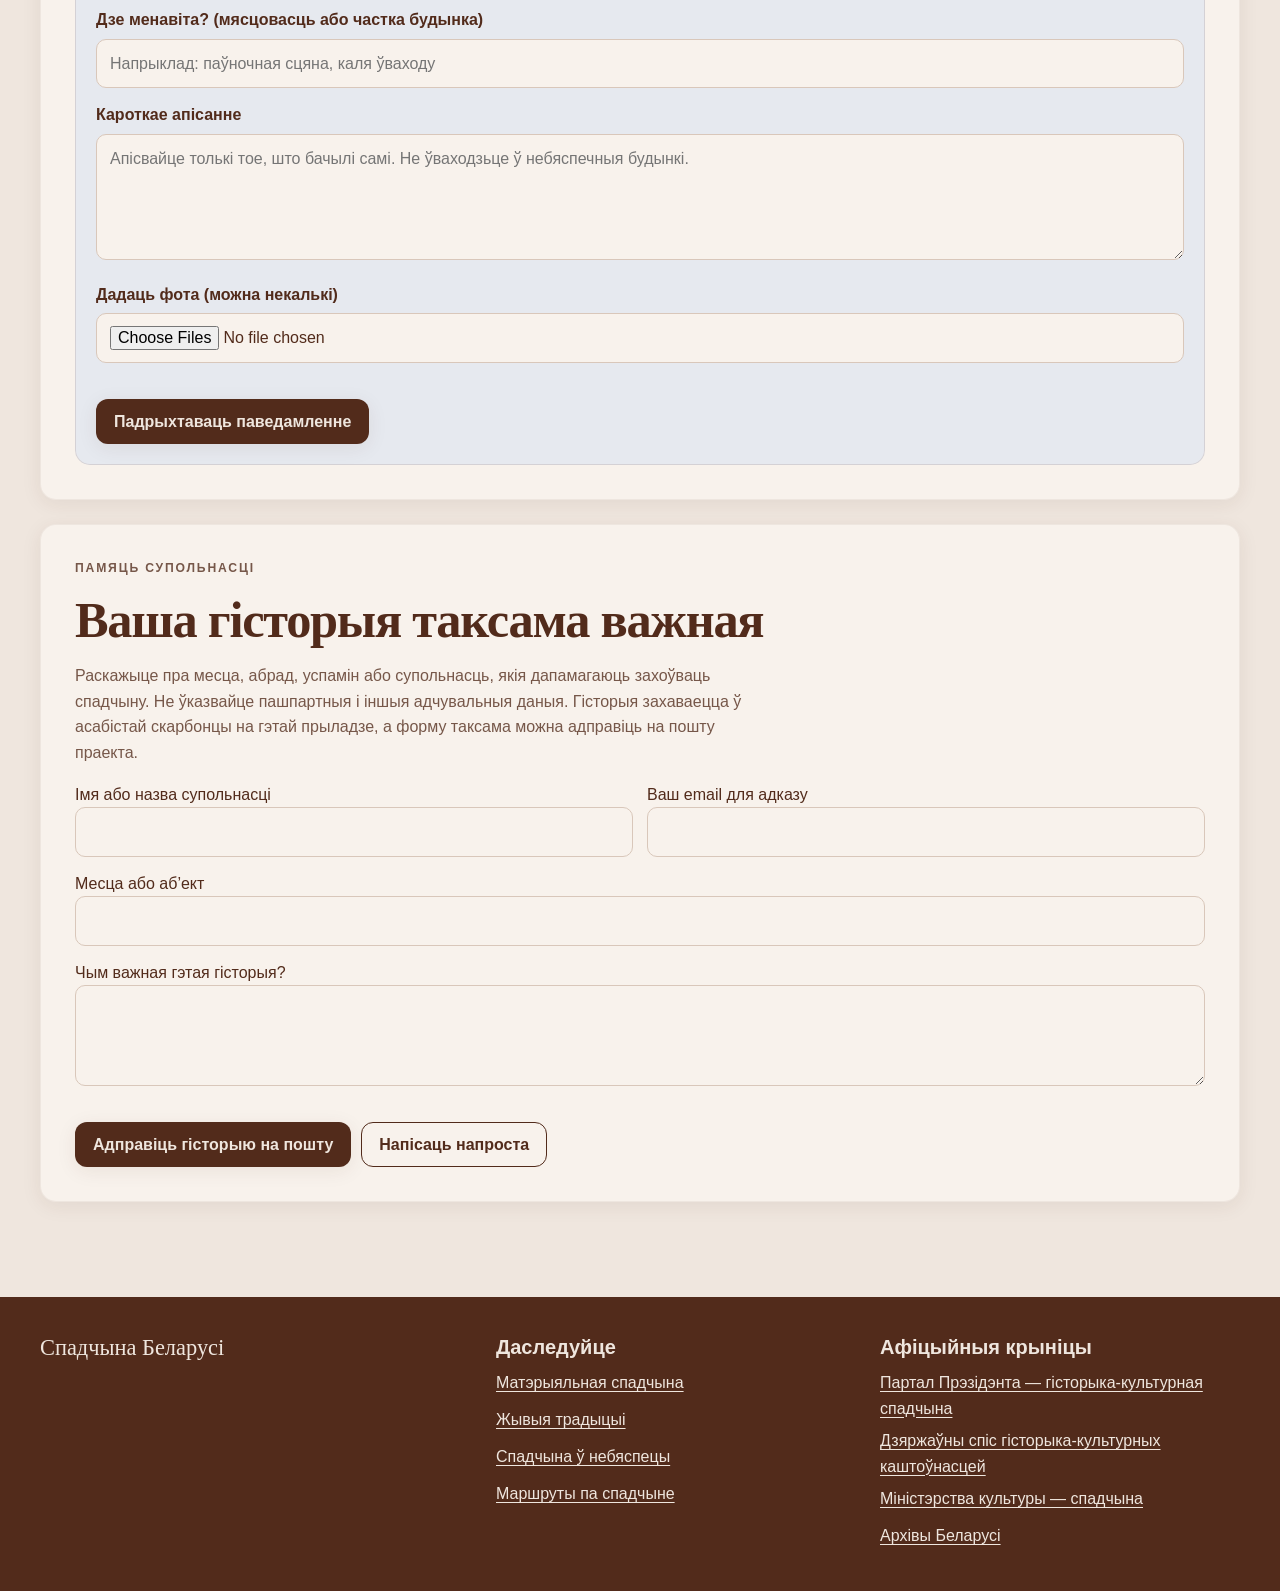
<file: hronika.html>
<!doctype html>
<html lang="be">
<head>
  <meta charset="utf-8">
  <meta name="viewport" content="width=device-width, initial-scale=1">
  <meta name="theme-color" content="#AFCBFA">
  <meta name="description" content="Хроніка захавання спадчыны Беларусі">
  <title>Спадчына Беларусі — Хроніка</title>
  <link rel="stylesheet" href="css/style.css">
  <link rel="stylesheet" href="css/responsive.css">
  <link rel="stylesheet" href="css/footer-fix.css?v=20261102-3">
</head>
<body data-page="chronicle" class="page-enter">
  <a class="skip-link" href="#pageContent" data-by="Перайсці да асноўнага змесціва" data-ru="Перейти к основному содержимому">Перайсці да асноўнага змесціва</a>

  <div id="siteHeader" role="banner" aria-label="Навігацыя сайта">
    <header class="site-header">
      <div class="header-inner">
        <a class="brand" href="index.html" aria-label="Спадчына Беларусі — галоўная">
          <span>Спадчына Беларусі<small data-by="Жывая памяць" data-ru="Живая память">Жывая памяць</small></span>
        </a>
        <nav class="main-nav" id="mainNav" aria-label="Галоўная навігацыя">
          <a href="index.html" data-page-link="home" data-by="Галоўная" data-ru="Главная">Галоўная</a>
          <a href="places.html" data-page-link="places" data-by="Месцы" data-ru="Места">Месцы</a>
          <a href="abrady.html" data-page-link="rituals" data-by="Абрады" data-ru="Обряды">Абрады</a>
          <a href="hronika.html" data-page-link="chronicle" data-by="Хроніка" data-ru="Хроника">Хроніка</a>
          <a href="putevoditel.html" data-page-link="guide" data-by="Маршруты" data-ru="Маршруты">Маршруты</a>
          <a href="skarbonka.html" data-page-link="treasure" data-by="Скарбонка" data-ru="Копилка">Скарбонка</a>
        </nav>
        <div class="header-actions">
          <div class="language-button language-switch" data-lang-switch role="group" aria-label="Мова сайта">
            <button type="button" data-lang-choice="by" aria-label="Беларуская мова" aria-pressed="true" title="Беларуская мова">БЕЛ</button>
            <button type="button" data-lang-choice="ru" aria-label="Русский язык" aria-pressed="false" title="Русский язык">РУС</button>
          </div>
          <button class="menu-button" id="menuButton" type="button" aria-label="Меню" aria-expanded="false"></button>
        </div>
      </div>
    </header>
  </div>

  <main id="pageContent" tabindex="-1" aria-label="Асноўнае змесціва"></main>

  <div id="siteFooter" role="contentinfo" aria-label="Падвал сайта">
    <footer class="site-footer">
      <div class="container footer-inner">
        <div>
          <div class="footer-title">Спадчына Беларусі</div>
        </div>
        <div>
          <h3 data-by="Даследуйце" data-ru="Исследуйте">Даследуйце</h3>
          <div class="footer-links">
            <a href="places.html" data-by="Матэрыяльная спадчына" data-ru="Материальное наследие">Матэрыяльная спадчына</a>
            <a href="abrady.html" data-by="Жывыя традыцыі" data-ru="Живые традиции">Жывыя традыцыі</a>
            <a href="hronika.html" data-by="Спадчына ў небяспецы" data-ru="Наследие в опасности">Спадчына ў небяспецы</a>
            <a href="putevoditel.html" data-by="Маршруты па спадчыне" data-ru="Маршруты по наследию">Маршруты па спадчыне</a>
          </div>
        </div>
        <div>
          <h3 data-by="Афіцыйныя крыніцы" data-ru="Официальные источники">Афіцыйныя крыніцы</h3>
          <div class="footer-links">
            <a href="https://president.gov.by/ru/belarus/social/culture/istoriko-kulturnoe-nasledie" target="_blank" rel="noopener noreferrer" data-by="Партал Прэзідэнта — гісторыка-культурная спадчына" data-ru="Портал Президента — историко-культурное наследие">Партал Прэзідэнта — гісторыка-культурная спадчына</a>
            <a href="https://gosspisok.gov.by/" target="_blank" rel="noopener noreferrer" data-by="Дзяржаўны спіс гісторыка-культурных каштоўнасцей" data-ru="Государственный список историко-культурных ценностей">Дзяржаўны спіс гісторыка-культурных каштоўнасцей</a>
            <a href="https://kultura.gov.by/nasledie/" target="_blank" rel="noopener noreferrer" data-by="Міністэрства культуры — спадчына" data-ru="Министерство культуры — наследие">Міністэрства культуры — спадчына</a>
            <a href="https://www.archives.gov.by/" target="_blank" rel="noopener noreferrer" data-by="Архівы Беларусі" data-ru="Архивы Беларуси">Архівы Беларусі</a>
          </div>
        </div>
      </div>
    </footer>
  </div>


  
  <div class="toast" id="toast" role="status" aria-live="polite"></div>
  <div class="modal-backdrop" id="globalModal" aria-hidden="true" hidden>
    <div class="modal" role="dialog" aria-modal="true" aria-label="Падрабязная інфармацыя">
      <button class="modal-close" type="button" data-close-modal aria-label="Закрыць акно">×</button>
      <div id="globalModalContent"></div>
    </div>
  </div>
  <noscript>
    <aside class="noscript-message">
      <p>Для паўнавартаснай працы сайта трэба ўключыць JavaScript. Вы можаце перайсці да асноўных раздзелаў:</p>
      <nav aria-label="Раздзелы сайта">
        <a href="index.html">Галоўная</a><a href="places.html">Месцы</a><a href="abrady.html">Абрады</a>
        <a href="hronika.html">Хроніка</a><a href="putevoditel.html">Маршруты</a><a href="skarbonka.html">Скарбонка</a>
      </nav>
    </aside>
  </noscript>

  <script src="js/storage.js"></script>
  <script src="js/data.js"></script>
  <script src="js/lang.js"></script>
  <script src="js/main.js"></script>
  <script src="js/skarbonka.js"></script>
</body>
</html>
</file>
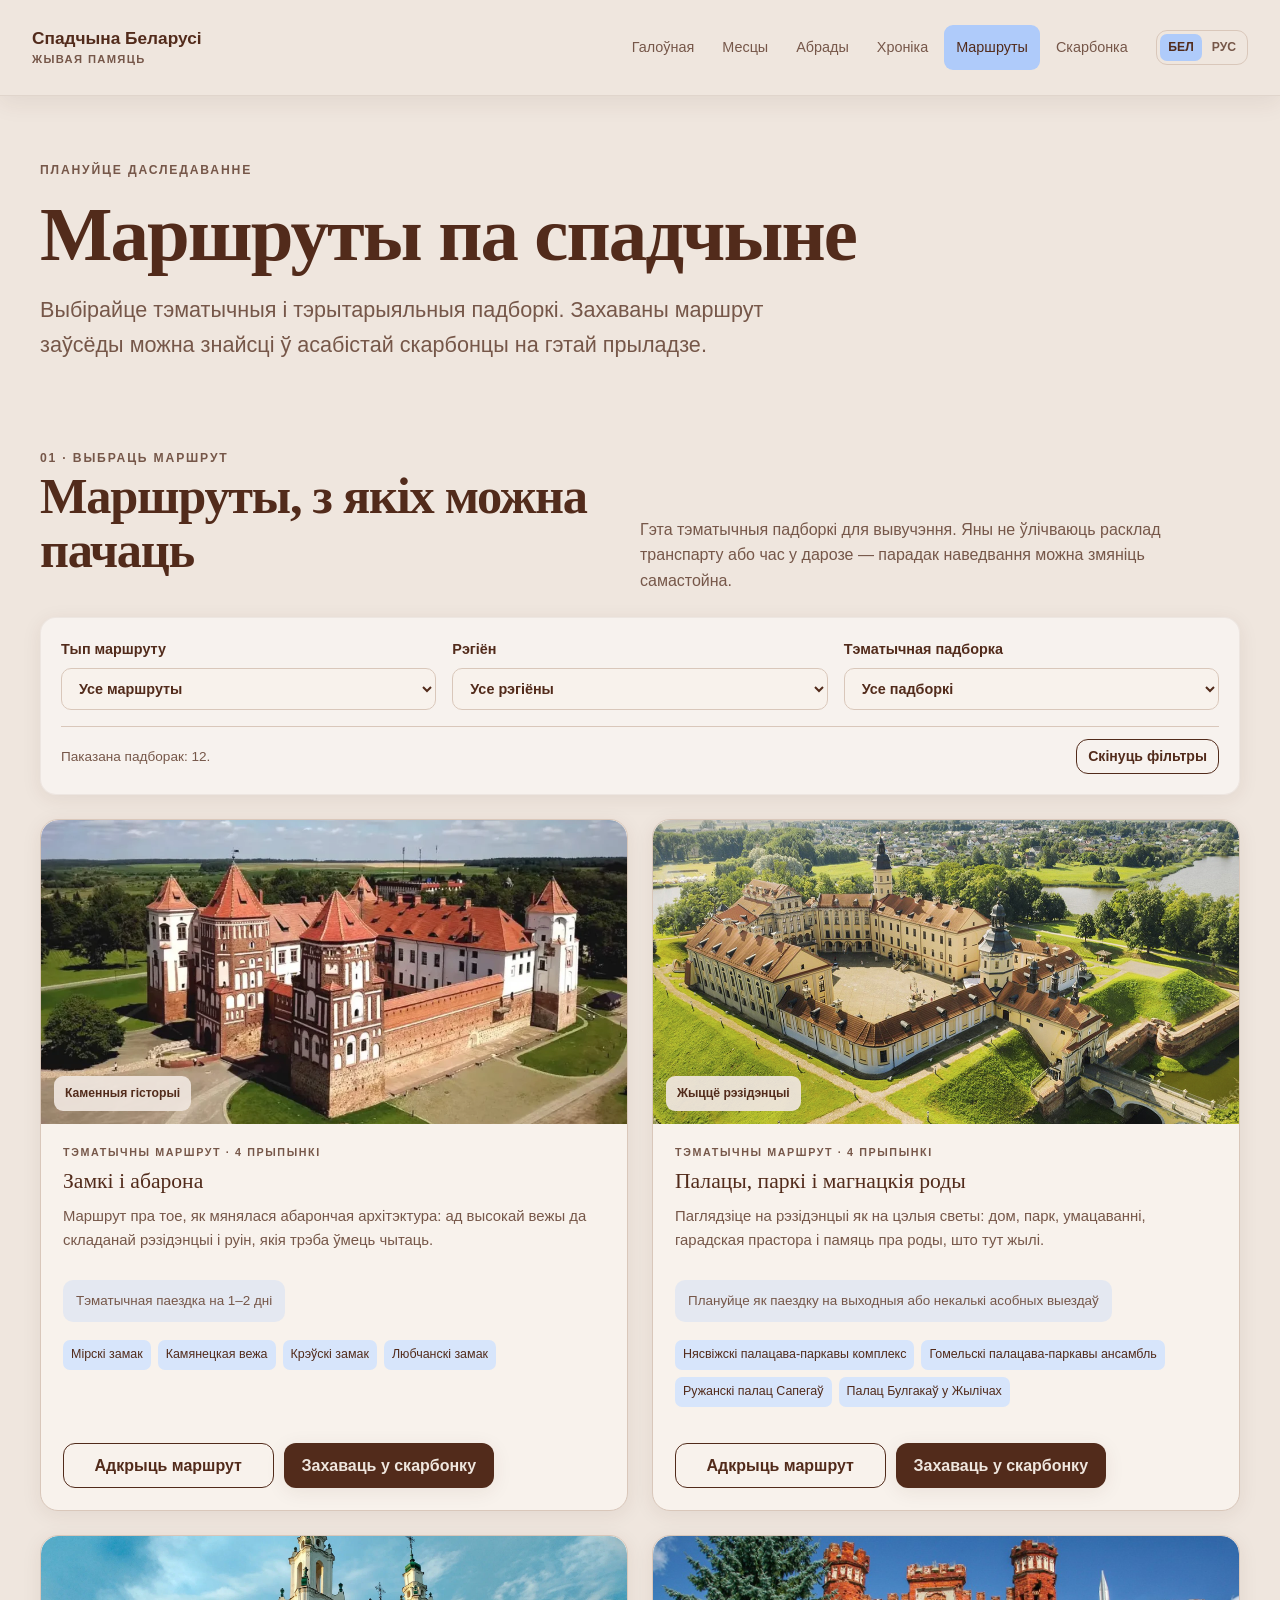
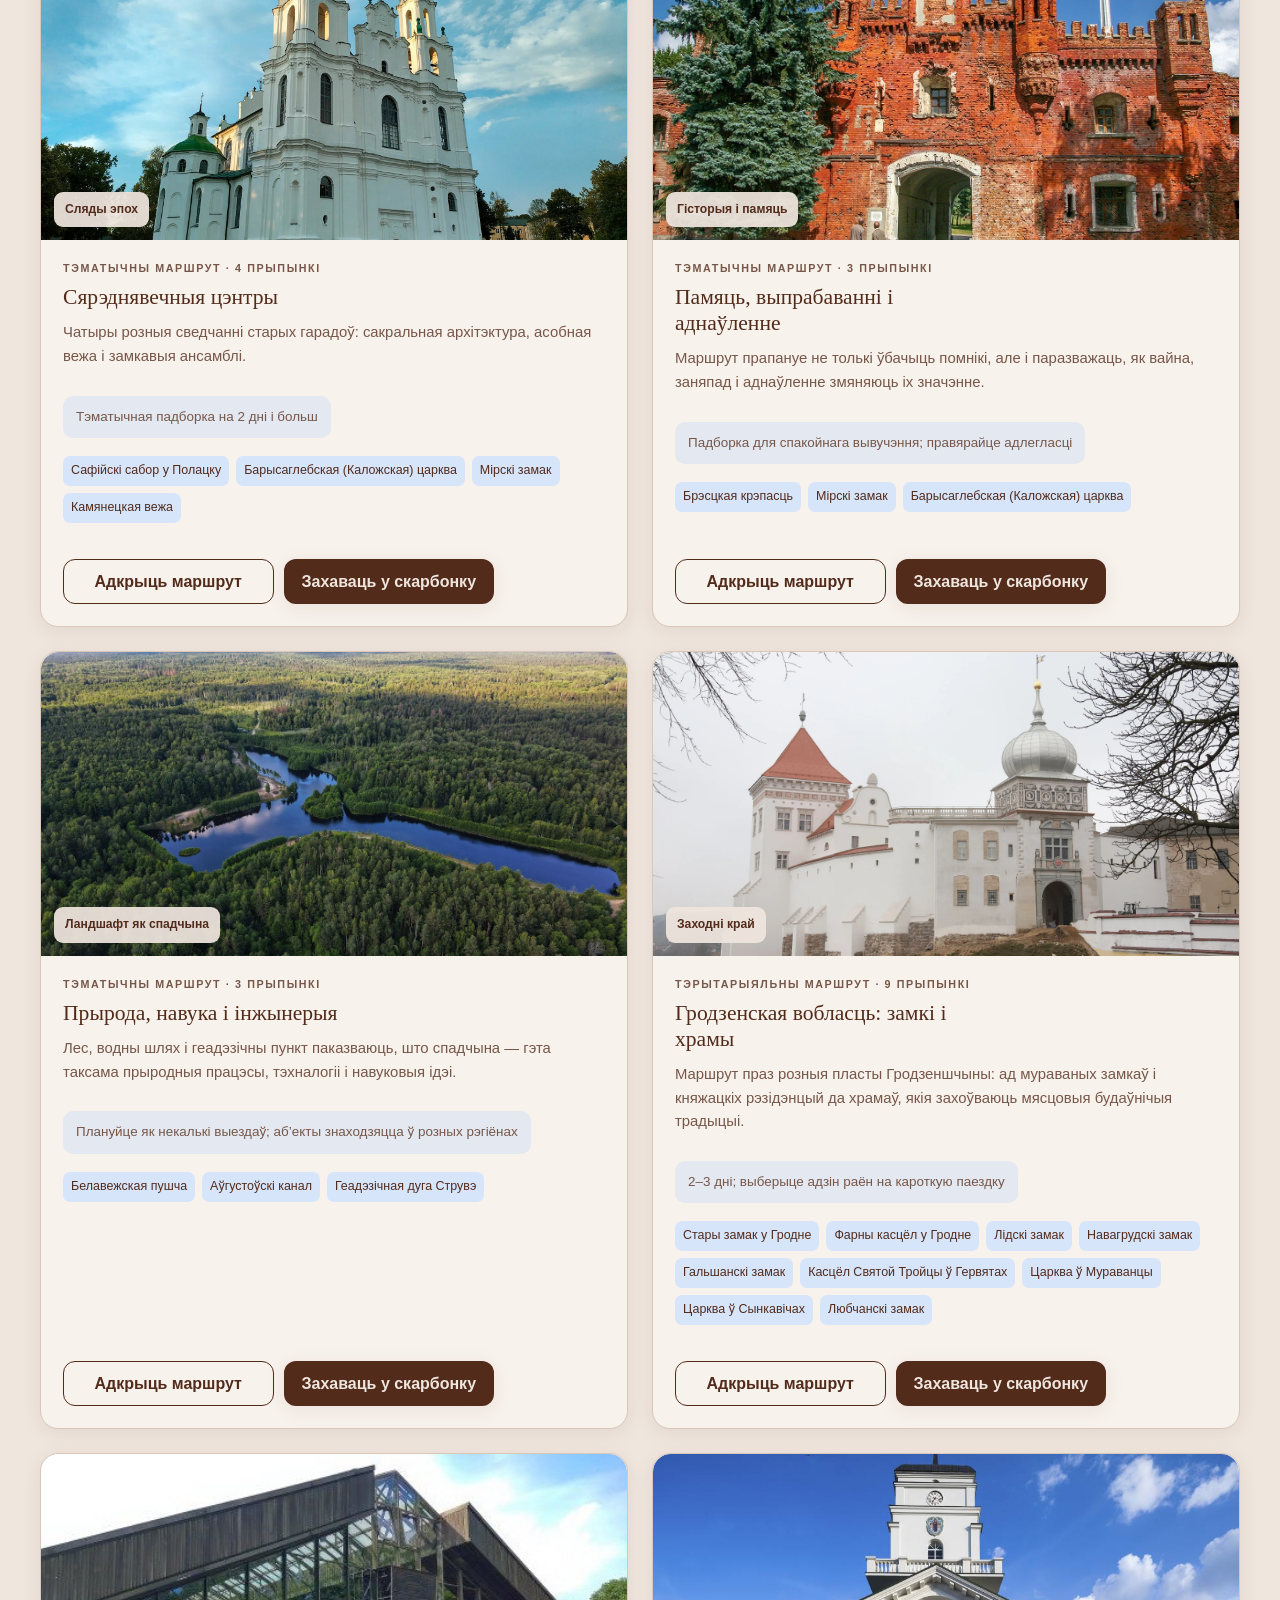
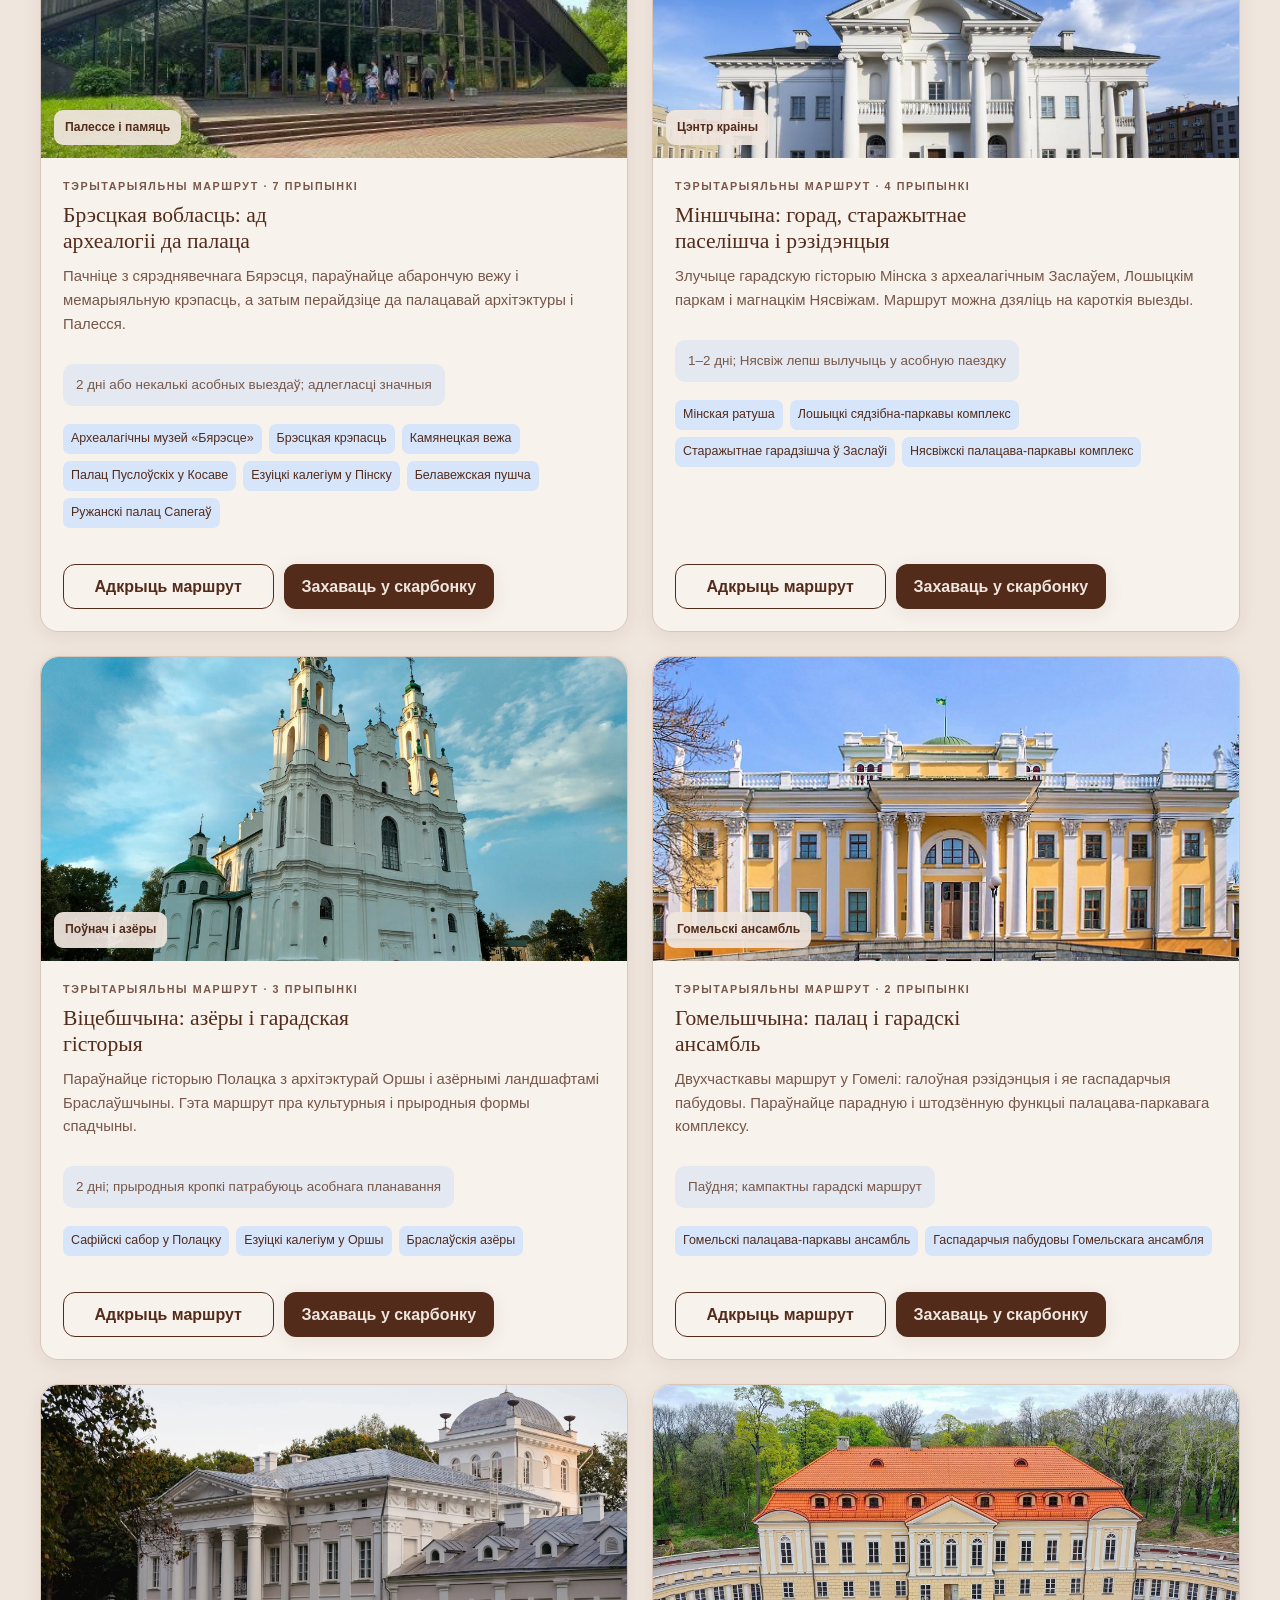
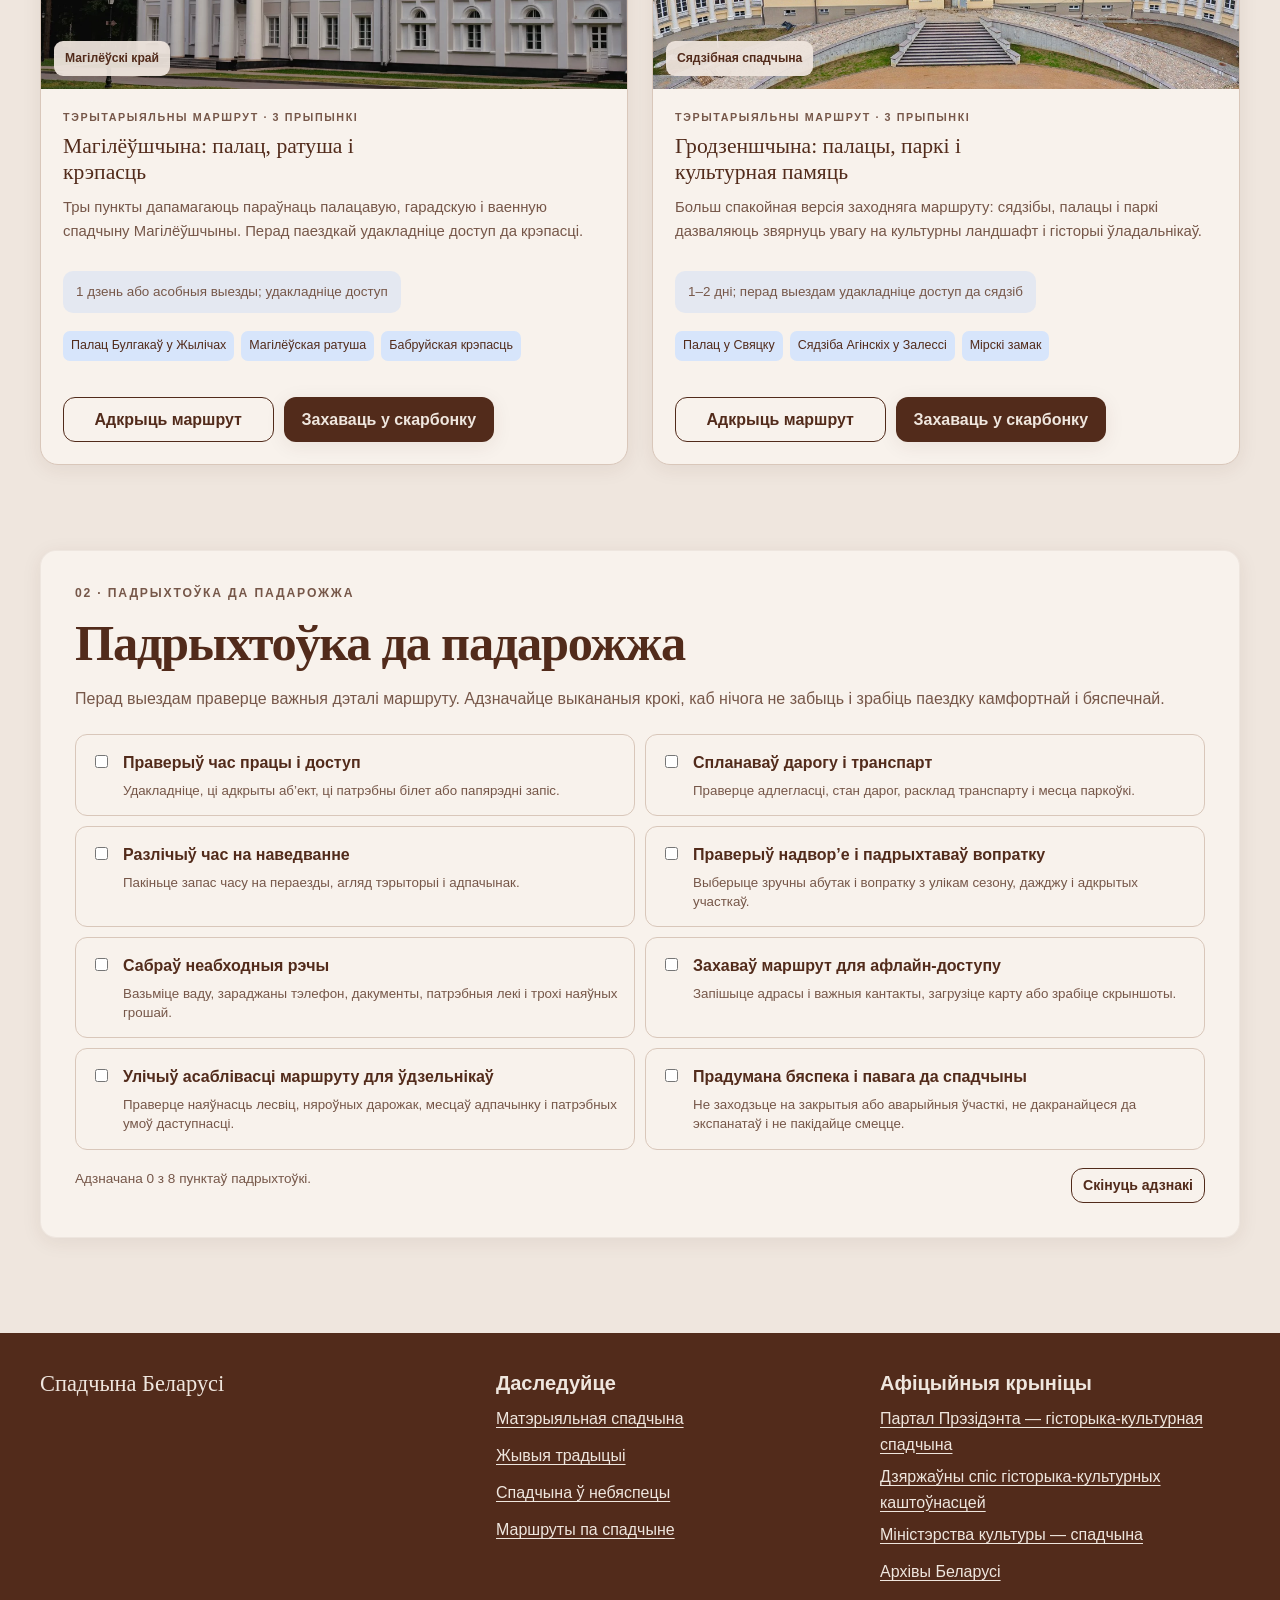
<file: laboratory.html>
<!doctype html>
<html lang="be">
<head>
  <meta charset="utf-8"><meta name="viewport" content="width=device-width, initial-scale=1">
  <meta http-equiv="refresh" content="0;url=putevoditel.html">
  <title>Спадчына Беларусі — Маршруты</title>
  <link rel="stylesheet" href="css/style.css"><link rel="stylesheet" href="css/responsive.css"><link rel="stylesheet" href="css/footer-fix.css?v=20261102-3">
  <script>location.replace('putevoditel.html'+location.hash)</script>
</head>
<body data-page="guide">
  <main class="container" style="padding:48px 0"><h1>Старонка перанесена</h1><p>Маршруты цяпер знаходзяцца ў раздзеле «Маршруты».</p><a class="btn" href="putevoditel.html">Адкрыць маршруты</a></main>
  <div id="siteFooter" role="contentinfo" aria-label="Падвал сайта"><footer class="site-footer"><div class="container footer-inner"><div><div class="footer-title">Спадчына Беларусі</div></div><div><h3 data-by="Даследуйце" data-ru="Исследуйте">Даследуйце</h3><div class="footer-links"><a href="places.html" data-by="Матэрыяльная спадчына" data-ru="Материальное наследие">Матэрыяльная спадчына</a><a href="abrady.html" data-by="Жывыя традыцыі" data-ru="Живые традиции">Жывыя традыцыі</a><a href="hronika.html" data-by="Спадчына ў небяспецы" data-ru="Наследие в опасности">Спадчына ў небяспецы</a><a href="putevoditel.html" data-by="Маршруты па спадчыне" data-ru="Маршруты по наследию">Маршруты па спадчыне</a></div></div><div><h3 data-by="Афіцыйныя крыніцы" data-ru="Официальные источники">Афіцыйныя крыніцы</h3><div class="footer-links"><a href="https://president.gov.by/ru/belarus/social/culture/istoriko-kulturnoe-nasledie" target="_blank" rel="noopener noreferrer">Партал Прэзідэнта — гісторыка-культурная спадчына</a><a href="https://gosspisok.gov.by/" target="_blank" rel="noopener noreferrer">Дзяржаўны спіс гісторыка-культурных каштоўнасцей</a><a href="https://kultura.gov.by/nasledie/" target="_blank" rel="noopener noreferrer">Міністэрства культуры — спадчына</a><a href="https://www.archives.gov.by/" target="_blank" rel="noopener noreferrer">Архівы Беларусі</a></div></div></div></footer></div>
</body></html>
</file>
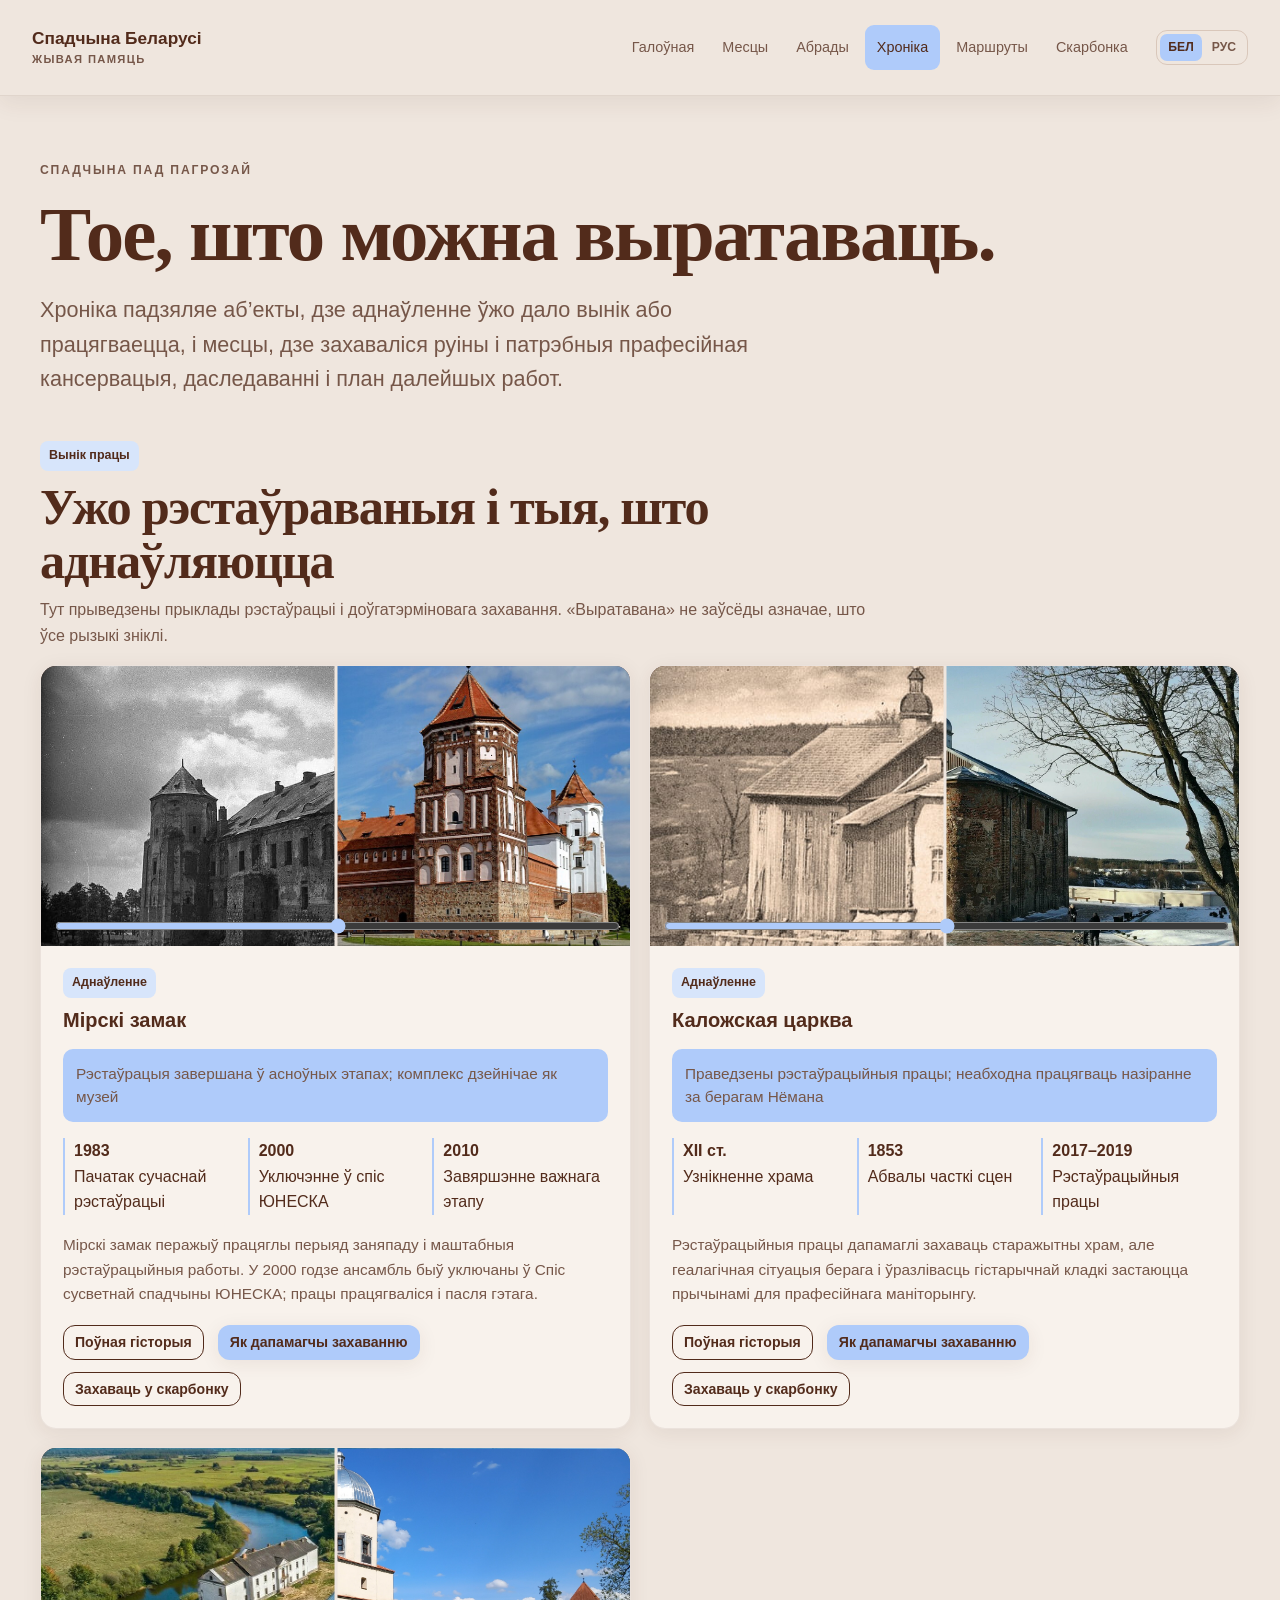
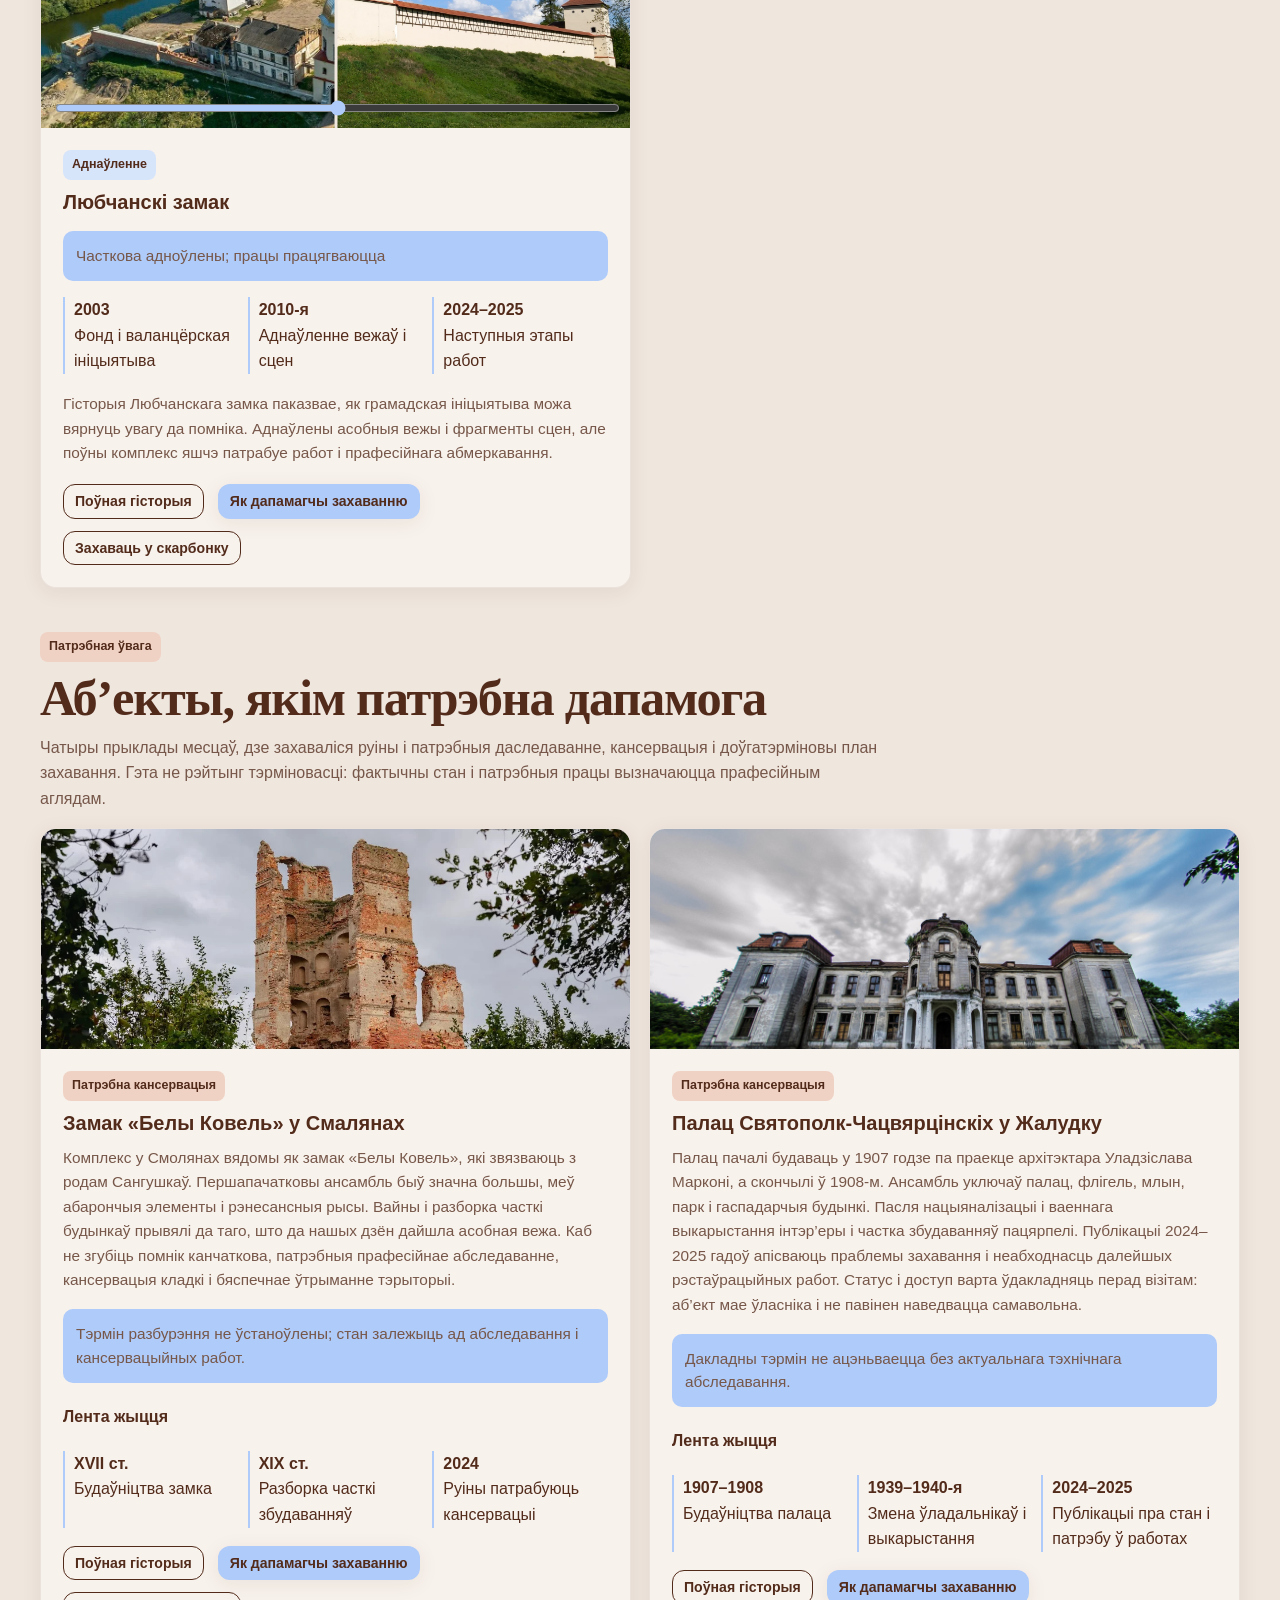
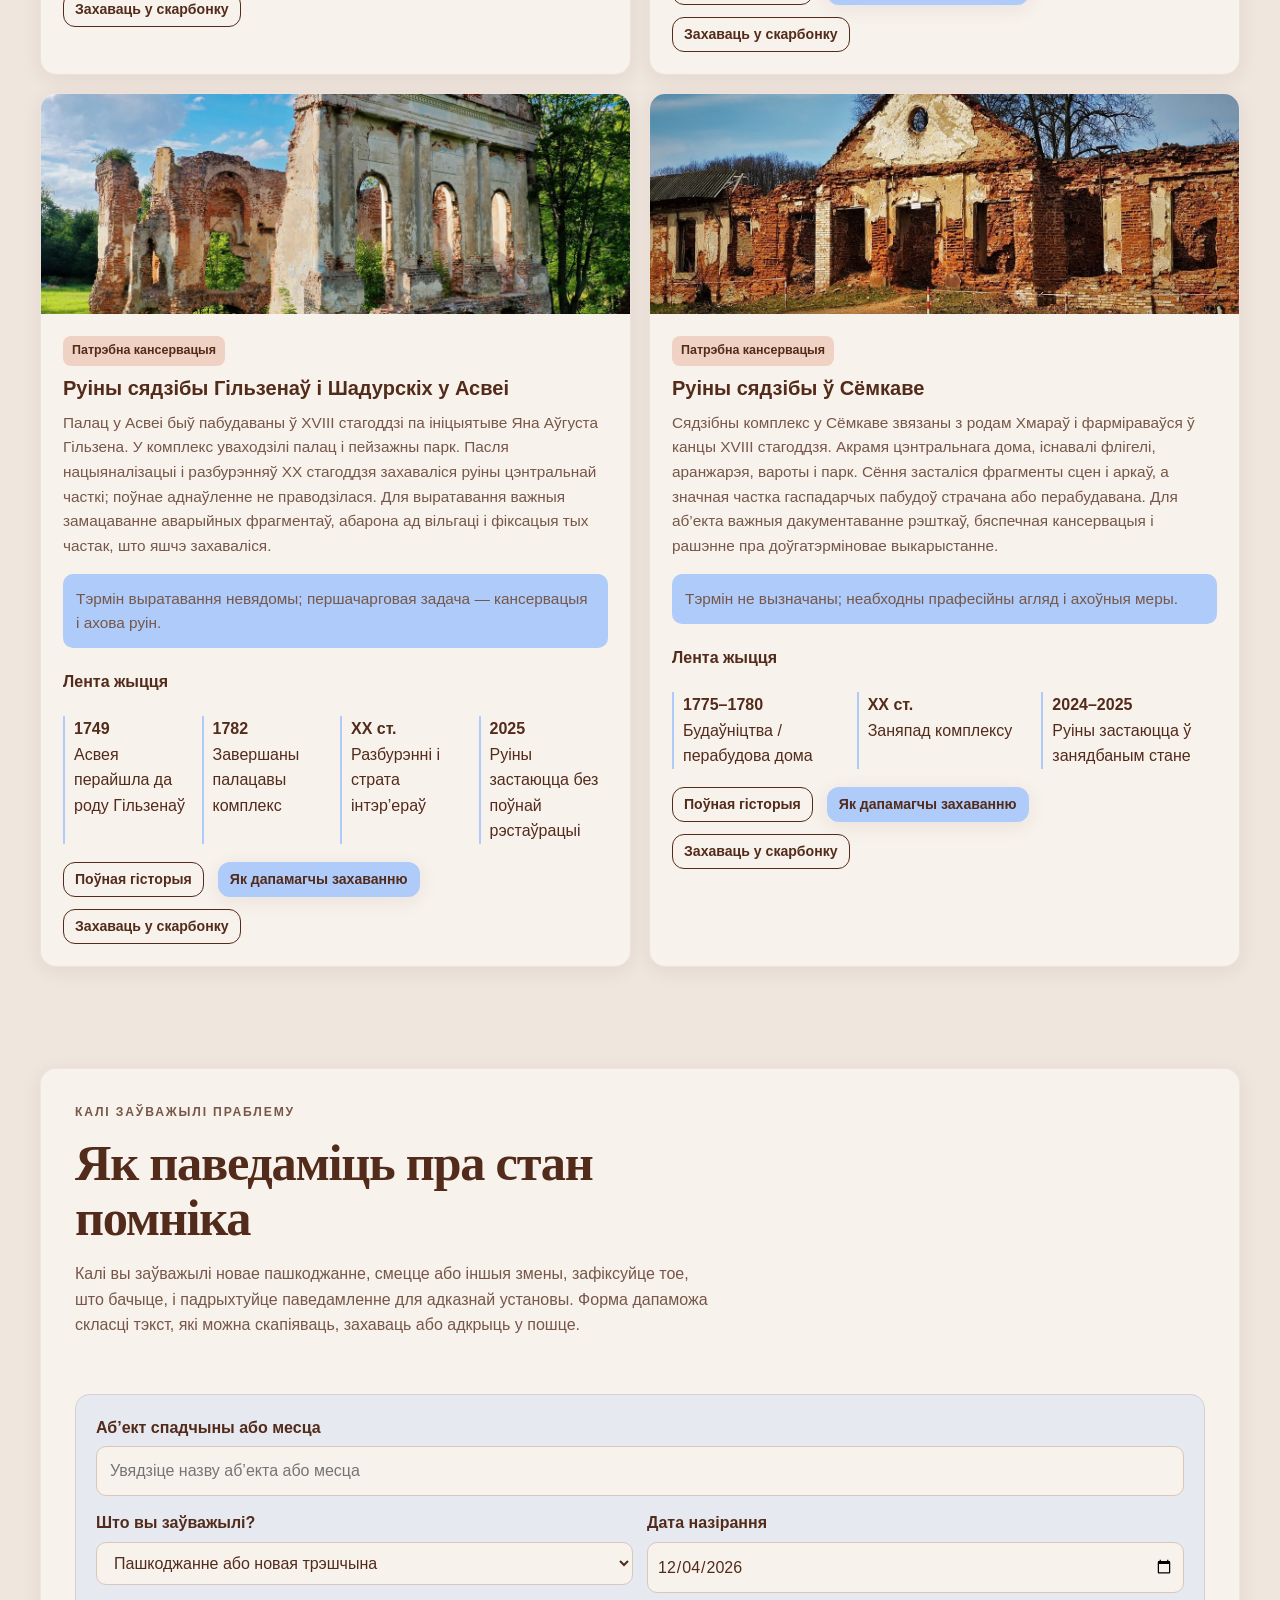
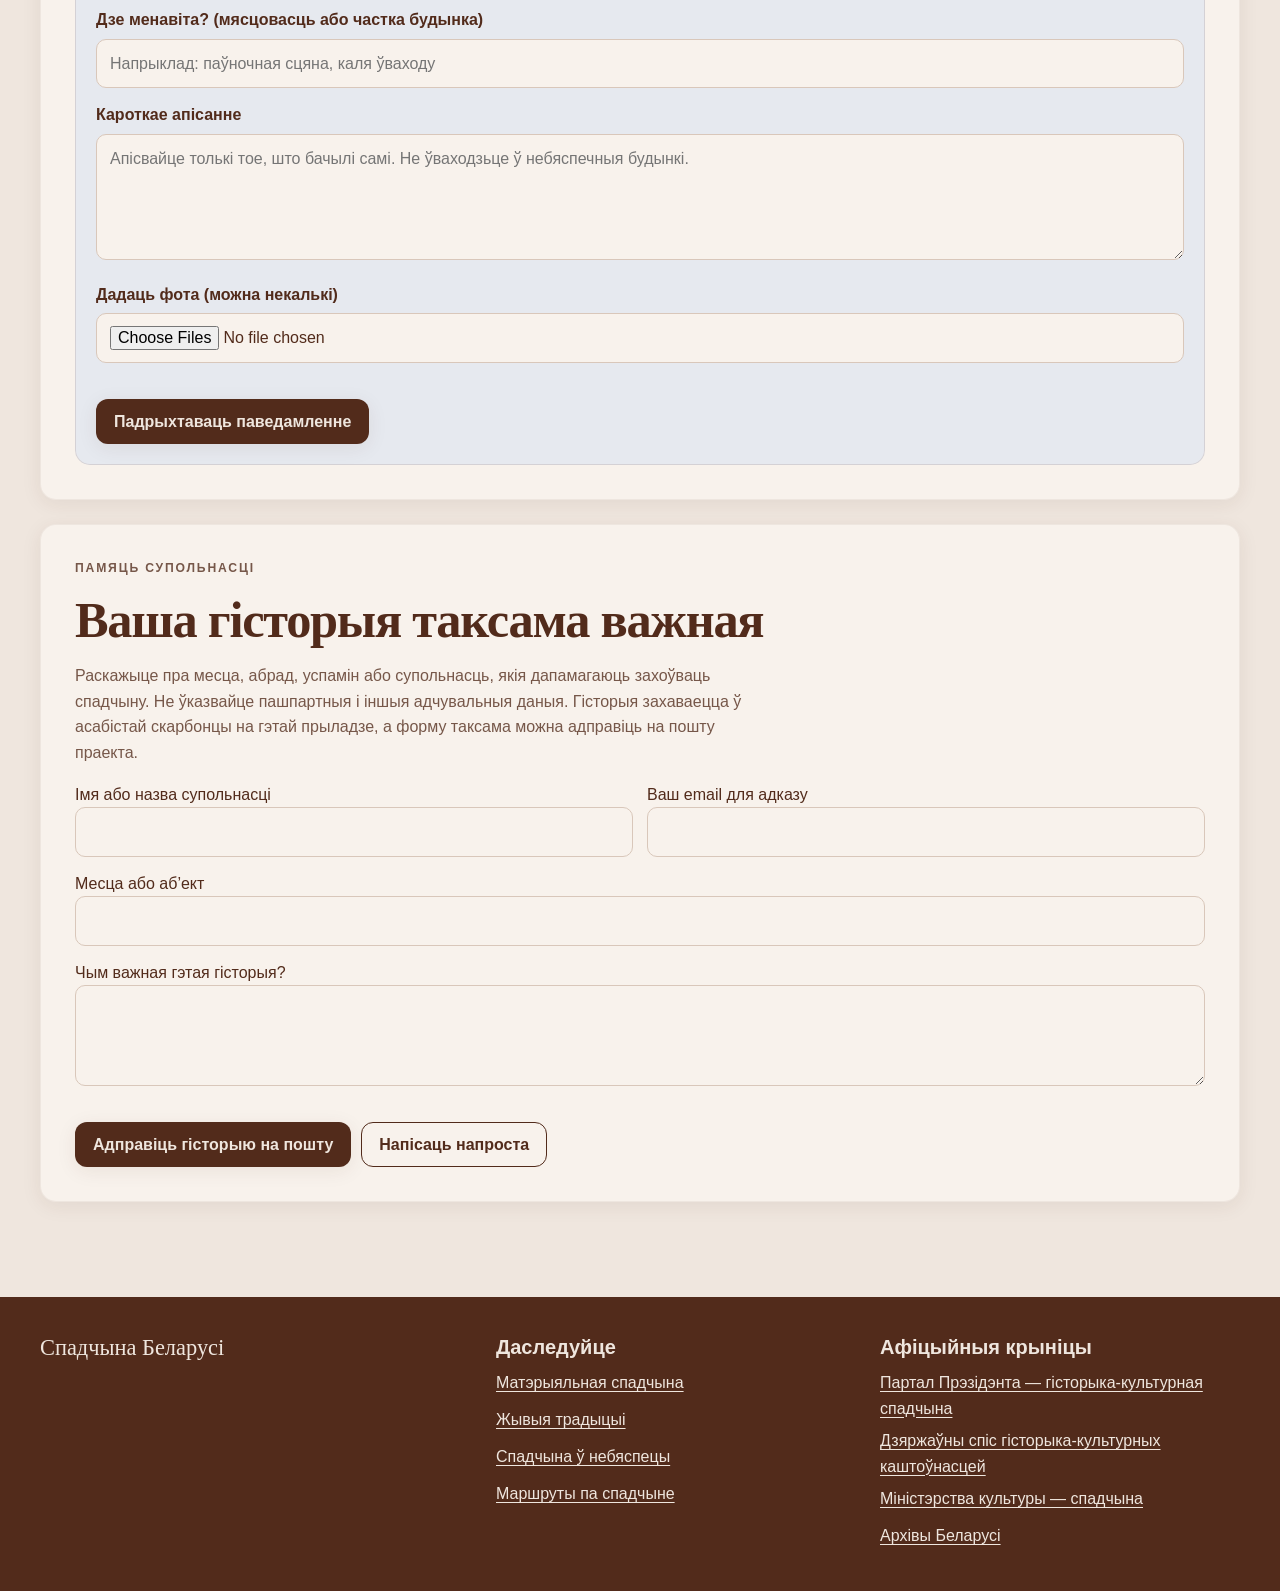
<file: lyudzi.html>
<!doctype html>
<html lang="be">
<head>
  <meta charset="utf-8"><meta name="viewport" content="width=device-width, initial-scale=1">
  <meta http-equiv="refresh" content="0;url=hronika.html#your-story-important">
  <title>Спадчына Беларусі — Хроніка</title>
  <link rel="stylesheet" href="css/style.css"><link rel="stylesheet" href="css/responsive.css"><link rel="stylesheet" href="css/footer-fix.css?v=20261102-3">
  <script>location.replace('hronika.html'+(location.hash||'#your-story-important'));</script>
</head>
<body data-page="chronicle">
  <main class="container" style="padding:48px 0"><h1>Раздзел перанесены</h1><p>Інфармацыя пра дапамогу ў захаванні спадчыны цяпер знаходзіцца ў раздзеле «Хроніка».</p><a class="btn" href="hronika.html#your-story-important">Адкрыць «Хроніку»</a></main>
  <div id="siteFooter" role="contentinfo" aria-label="Падвал сайта"><footer class="site-footer"><div class="container footer-inner"><div><div class="footer-title">Спадчына Беларусі</div></div><div><h3 data-by="Даследуйце" data-ru="Исследуйте">Даследуйце</h3><div class="footer-links"><a href="places.html" data-by="Матэрыяльная спадчына" data-ru="Материальное наследие">Матэрыяльная спадчына</a><a href="abrady.html" data-by="Жывыя традыцыі" data-ru="Живые традиции">Жывыя традыцыі</a><a href="hronika.html" data-by="Спадчына ў небяспецы" data-ru="Наследие в опасности">Спадчына ў небяспецы</a><a href="putevoditel.html" data-by="Маршруты па спадчыне" data-ru="Маршруты по наследию">Маршруты па спадчыне</a></div></div><div><h3 data-by="Афіцыйныя крыніцы" data-ru="Официальные источники">Афіцыйныя крыніцы</h3><div class="footer-links"><a href="https://president.gov.by/ru/belarus/social/culture/istoriko-kulturnoe-nasledie" target="_blank" rel="noopener noreferrer">Партал Прэзідэнта — гісторыка-культурная спадчына</a><a href="https://gosspisok.gov.by/" target="_blank" rel="noopener noreferrer">Дзяржаўны спіс гісторыка-культурных каштоўнасцей</a><a href="https://kultura.gov.by/nasledie/" target="_blank" rel="noopener noreferrer">Міністэрства культуры — спадчына</a><a href="https://www.archives.gov.by/" target="_blank" rel="noopener noreferrer">Архівы Беларусі</a></div></div></div></footer></div>
</body></html>
</file>
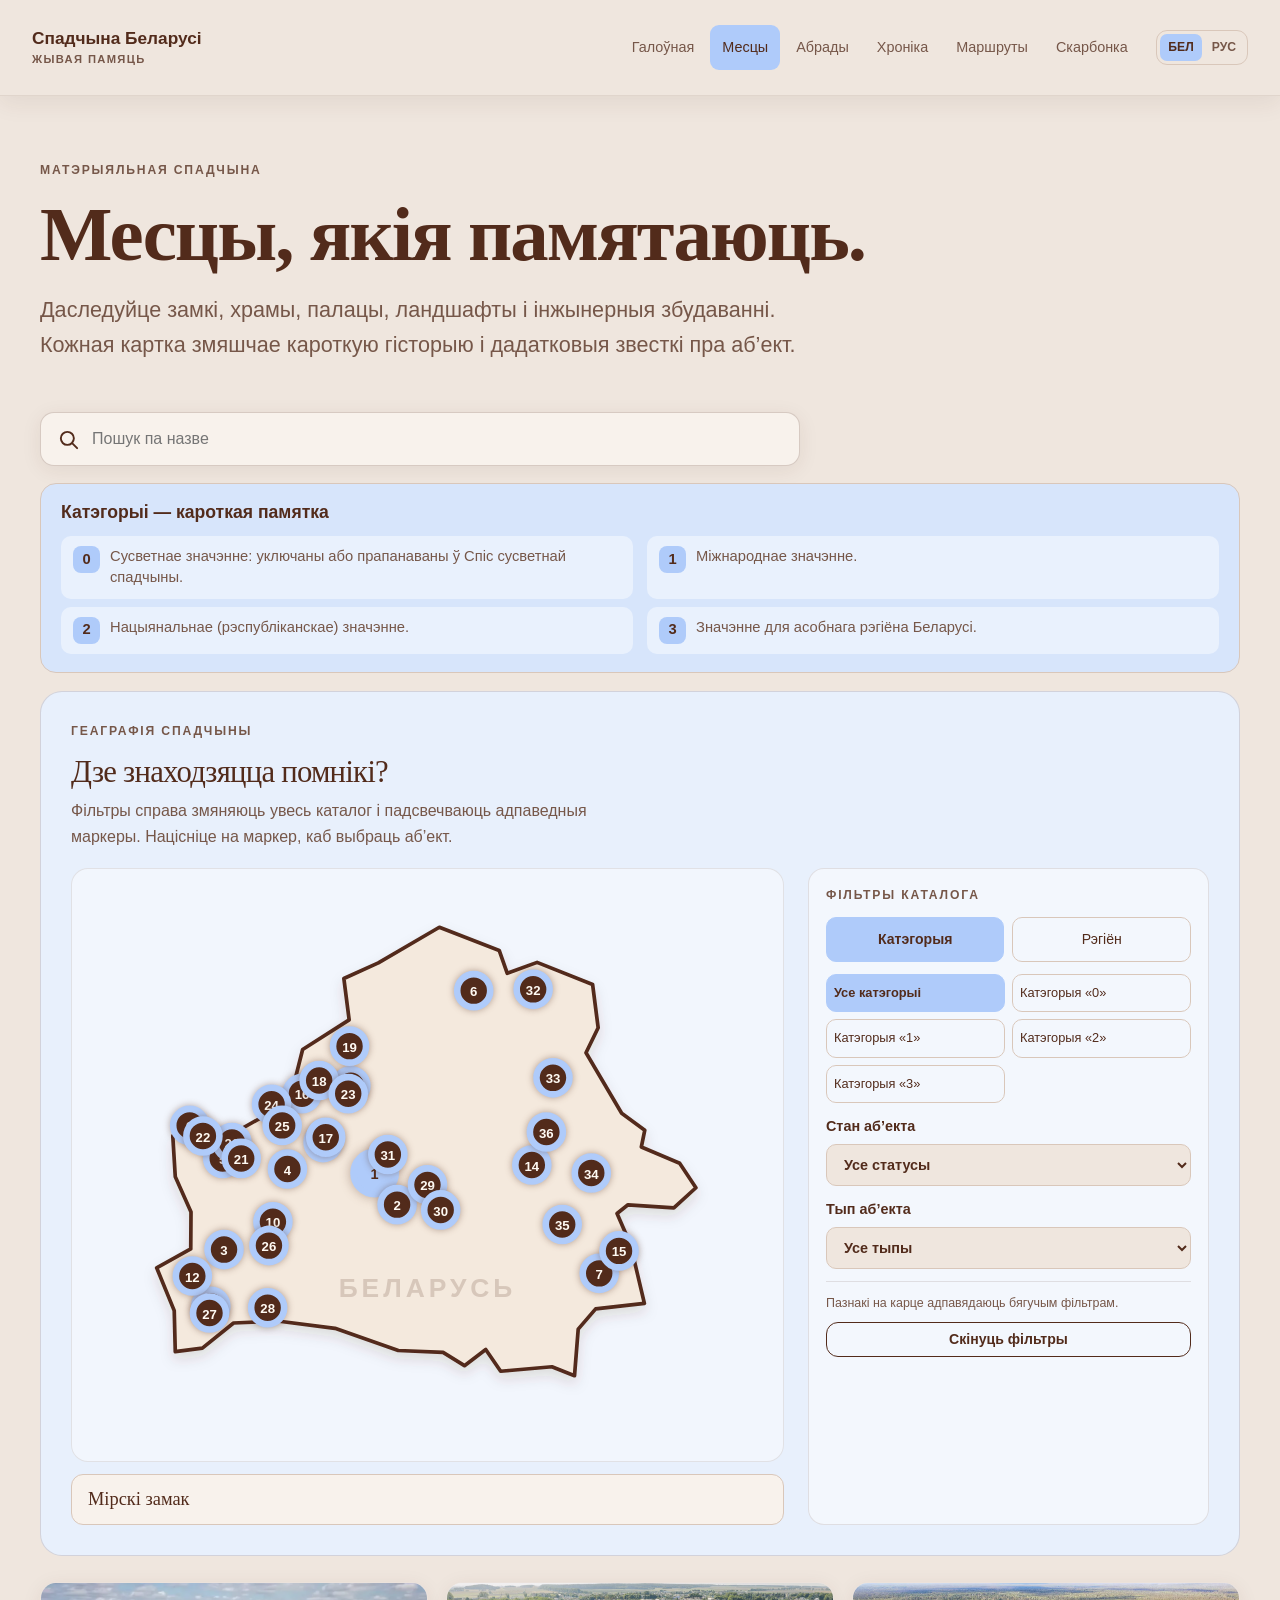
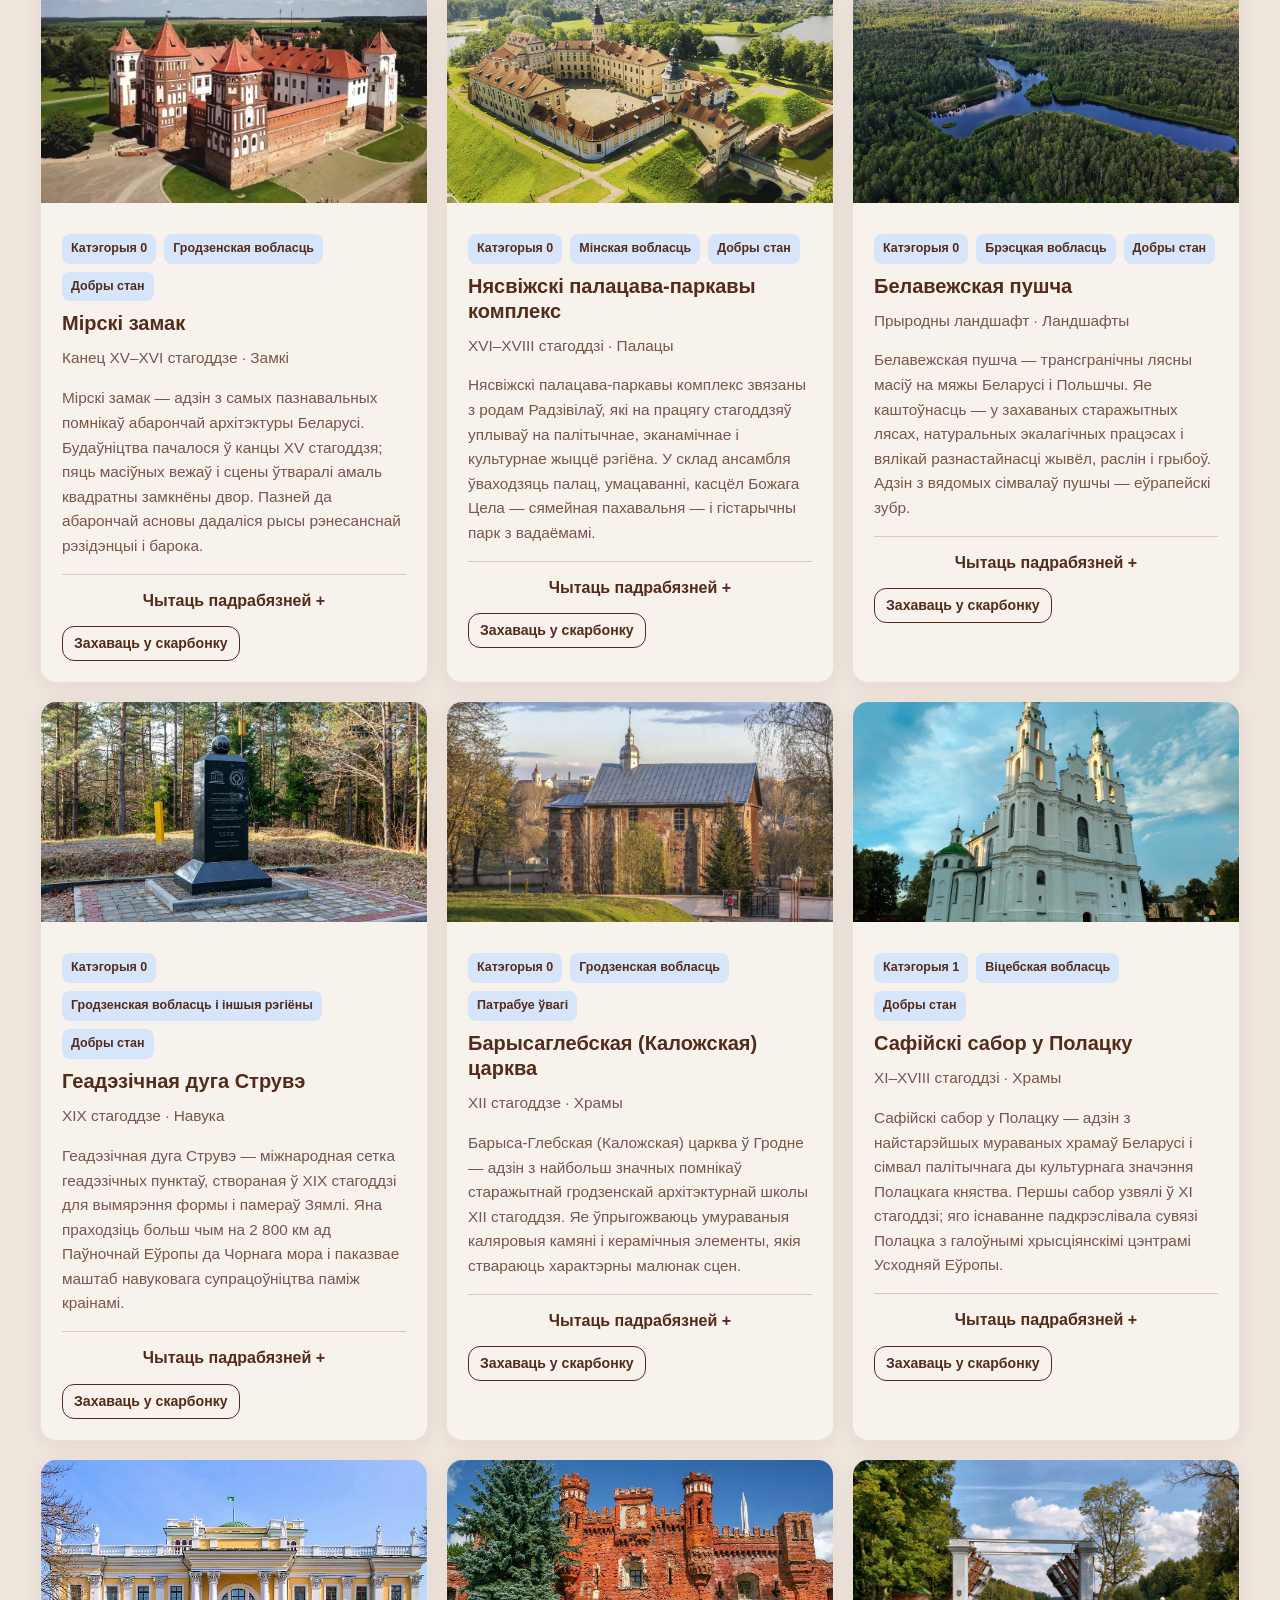
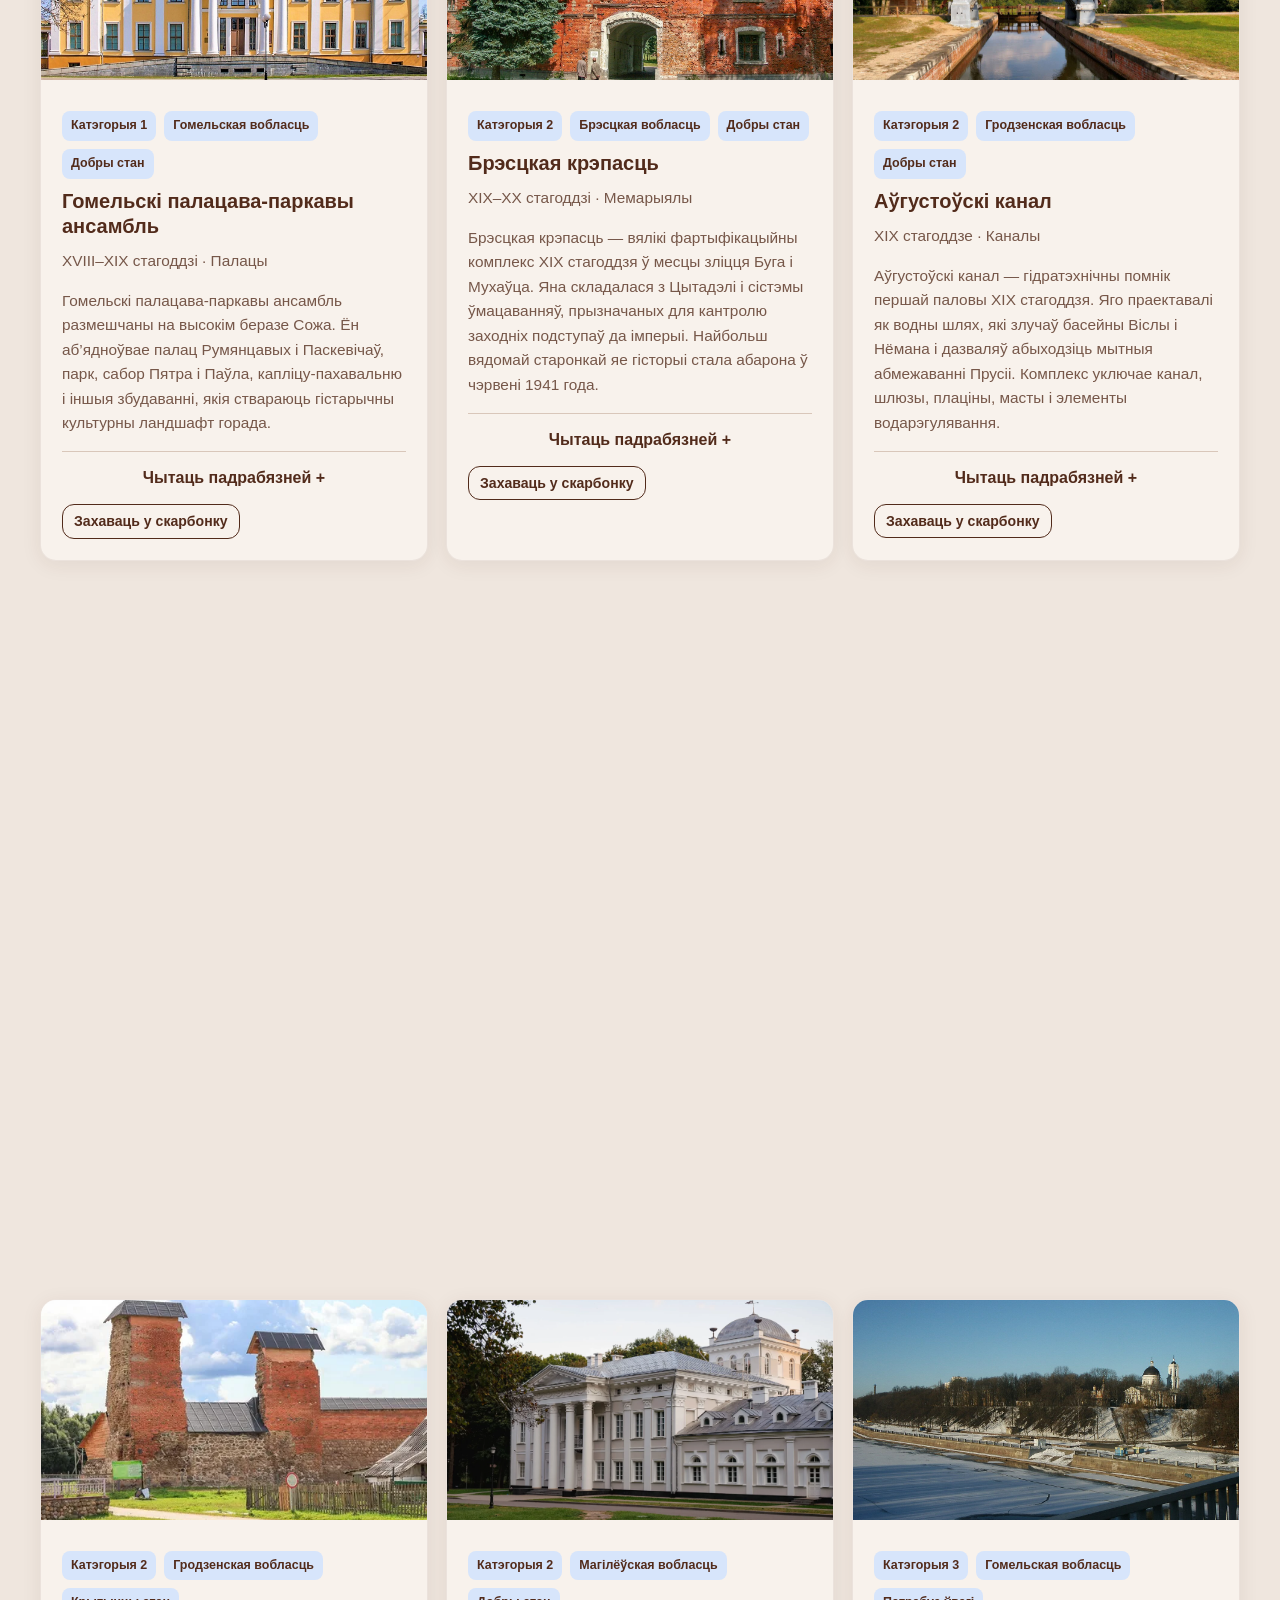
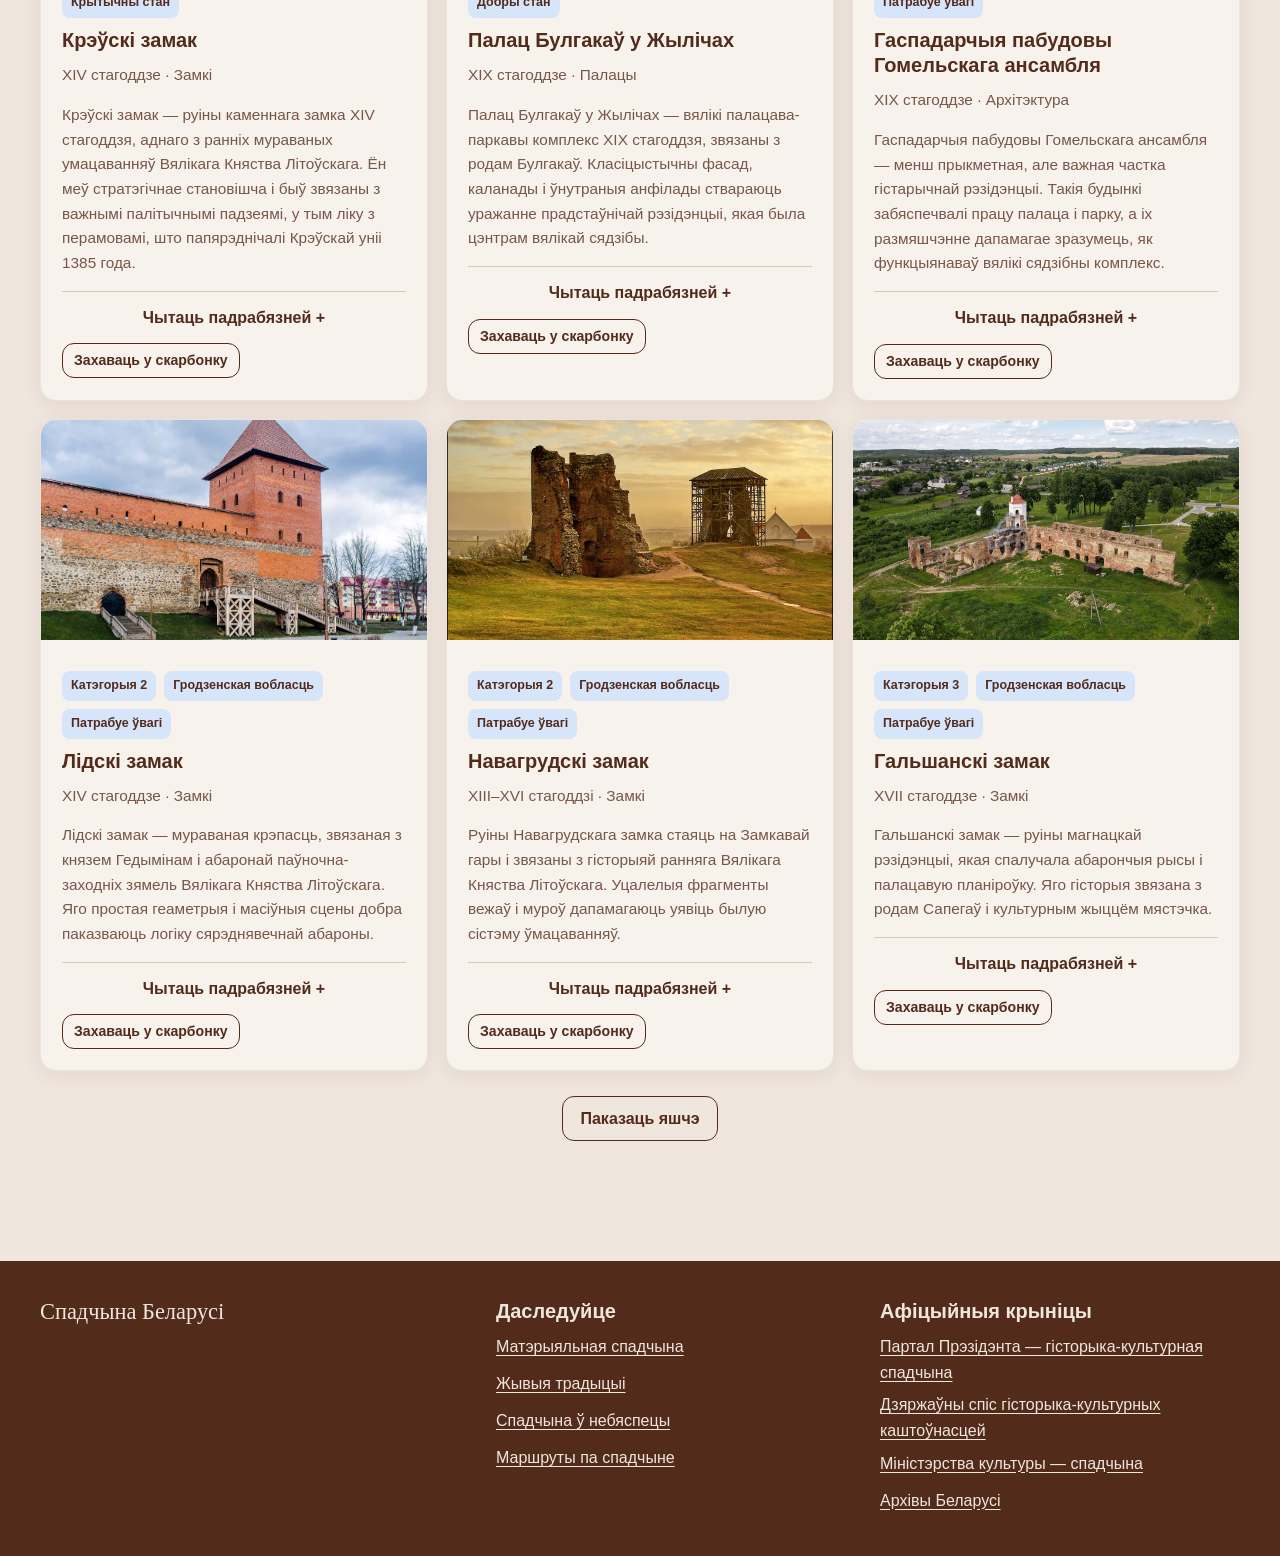
<file: mestsy.html>
<!doctype html>
<html lang="be">
<head>
  <meta charset="utf-8">
  <meta name="viewport" content="width=device-width, initial-scale=1">
  <meta name="theme-color" content="#AFCBFA">
  <meta name="description" content="Каталог гістарычных мясцін Беларусі">
  <title>Спадчына Беларусі — Месцы</title>
  <link rel="stylesheet" href="css/style.css">
  <link rel="stylesheet" href="css/responsive.css">
  <link rel="stylesheet" href="css/footer-fix.css?v=20261102-3">
</head>
<body data-page="places" class="page-enter">
  <a class="skip-link" href="#pageContent" data-by="Перайсці да асноўнага змесціва" data-ru="Перейти к основному содержимому">Перайсці да асноўнага змесціва</a>

  <div id="siteHeader" role="banner" aria-label="Навігацыя сайта">
    <header class="site-header">
      <div class="header-inner">
        <a class="brand" href="index.html" aria-label="Спадчына Беларусі — галоўная">
          <span>Спадчына Беларусі<small data-by="Жывая памяць" data-ru="Живая память">Жывая памяць</small></span>
        </a>
        <nav class="main-nav" id="mainNav" aria-label="Галоўная навігацыя">
          <a href="index.html" data-page-link="home" data-by="Галоўная" data-ru="Главная">Галоўная</a>
          <a href="places.html" data-page-link="places" data-by="Месцы" data-ru="Места">Месцы</a>
          <a href="abrady.html" data-page-link="rituals" data-by="Абрады" data-ru="Обряды">Абрады</a>
          <a href="hronika.html" data-page-link="chronicle" data-by="Хроніка" data-ru="Хроника">Хроніка</a>
          <a href="putevoditel.html" data-page-link="guide" data-by="Маршруты" data-ru="Маршруты">Маршруты</a>
          <a href="skarbonka.html" data-page-link="treasure" data-by="Скарбонка" data-ru="Копилка">Скарбонка</a>
        </nav>
        <div class="header-actions">
          <div class="language-button language-switch" data-lang-switch role="group" aria-label="Мова сайта">
            <button type="button" data-lang-choice="by" aria-label="Беларуская мова" aria-pressed="true" title="Беларуская мова">БЕЛ</button>
            <button type="button" data-lang-choice="ru" aria-label="Русский язык" aria-pressed="false" title="Русский язык">РУС</button>
          </div>
          <button class="menu-button" id="menuButton" type="button" aria-label="Меню" aria-expanded="false"></button>
        </div>
      </div>
    </header>
  </div>

  <main id="pageContent" tabindex="-1" aria-label="Асноўнае змесціва">
    <section class="section places-static-fallback"><div class="container"><p class="eyebrow">МАТЕРИАЛЬНОЕ НАСЛЕДИЕ</p><h1>Места, которые помнят.</h1><p class="lead">Каталог исторических и культурных объектов Беларуси. Здесь представлены замки, храмы, дворцы, усадьбы, природные и инженерные памятники.</p><div class="section-head"><div><h2>Каталог объектов</h2></div><p>Откройте страницу с включённым JavaScript, чтобы использовать поиск, фильтры и интерактивную карту.</p></div><div class="grid grid-3"><article class="card place-card place-static-card"><div class="card-body"><div class="place-meta"><span class="tag">Категория 0</span><span class="tag">Гродзенская вобласць</span></div><h3>Мірскі замак</h3><p class="small">Канец XV–XVI стагоддзе</p><p>Мірскі замак — адзін з самых пазнавальных помнікаў абарончай архітэктуры Беларусі. Будаўніцтва пачалося ў канцы XV стагоддзя; пяць масіўных вежаў і сцены ўтваралі амаль квадратны замкнёны двор. Пазней да абарончай асновы дадаліся рысы рэнесанснай рэзідэнцыі і барока.</p></div></article><article class="card place-card place-static-card"><div class="card-body"><div class="place-meta"><span class="tag">Категория 0</span><span class="tag">Мінская вобласць</span></div><h3>Нясвіжскі палацава-паркавы комплекс</h3><p class="small">XVI–XVIII стагоддзі</p><p>Нясвіжскі палацава-паркавы комплекс звязаны з родам Радзівілаў, які на працягу стагоддзяў уплываў на палітычнае, эканамічнае і культурнае жыццё рэгіёна. У склад ансамбля ўваходзяць палац, умацаванні, касцёл Божага Цела — сямейная пахавальня — і гістарычны парк з вадаёмамі.</p></div></article><article class="card place-card place-static-card"><div class="card-body"><div class="place-meta"><span class="tag">Категория 0</span><span class="tag">Брэсцкая вобласць</span></div><h3>Белавежская пушча</h3><p class="small">Прыродны ландшафт</p><p>Белавежская пушча — трансгранічны лясны масіў на мяжы Беларусі і Польшчы. Яе каштоўнасць — у захаваных старажытных лясах, натуральных экалагічных працэсах і вялікай разнастайнасці жывёл, раслін і грыбоў. Адзін з вядомых сімвалаў пушчы — еўрапейскі зубр.</p></div></article><article class="card place-card place-static-card"><div class="card-body"><div class="place-meta"><span class="tag">Категория 0</span><span class="tag">Гродзенская вобласць і іншыя рэгіёны</span></div><h3>Геадэзічная дуга Струвэ</h3><p class="small">XIX стагоддзе</p><p>Геадэзічная дуга Струвэ — міжнародная сетка геадэзічных пунктаў, створаная ў XIX стагоддзі для вымярэння формы і памераў Зямлі. Яна праходзіць больш чым на 2 800 км ад Паўночнай Еўропы да Чорнага мора і паказвае маштаб навуковага супрацоўніцтва паміж краінамі.</p></div></article><article class="card place-card place-static-card"><div class="card-body"><div class="place-meta"><span class="tag">Категория 0</span><span class="tag">Гродзенская вобласць</span></div><h3>Барысаглебская (Каложская) царква</h3><p class="small">XII стагоддзе</p><p>Барыса-Глебская (Каложская) царква ў Гродне — адзін з найбольш значных помнікаў старажытнай гродзенскай архітэктурнай школы XII стагоддзя. Яе ўпрыгожваюць умураваныя каляровыя камяні і керамічныя элементы, якія ствараюць характэрны малюнак сцен.</p></div></article><article class="card place-card place-static-card"><div class="card-body"><div class="place-meta"><span class="tag">Категория 1</span><span class="tag">Віцебская вобласць</span></div><h3>Сафійскі сабор у Полацку</h3><p class="small">XI–XVIII стагоддзі</p><p>Сафійскі сабор у Полацку — адзін з найстарэйшых мураваных храмаў Беларусі і сімвал палітычнага ды культурнага значэння Полацкага княства. Першы сабор узвялі ў XI стагоддзі; яго існаванне падкрэслівала сувязі Полацка з галоўнымі хрысціянскімі цэнтрамі Усходняй Еўропы.</p></div></article><article class="card place-card place-static-card"><div class="card-body"><div class="place-meta"><span class="tag">Категория 1</span><span class="tag">Гомельская вобласць</span></div><h3>Гомельскі палацава-паркавы ансамбль</h3><p class="small">XVIII–XIX стагоддзі</p><p>Гомельскі палацава-паркавы ансамбль размешчаны на высокім беразе Сожа. Ён аб’ядноўвае палац Румянцавых і Паскевічаў, парк, сабор Пятра і Паўла, капліцу-пахавальню і іншыя збудаванні, якія ствараюць гістарычны культурны ландшафт горада.</p></div></article><article class="card place-card place-static-card"><div class="card-body"><div class="place-meta"><span class="tag">Категория 2</span><span class="tag">Брэсцкая вобласць</span></div><h3>Брэсцкая крэпасць</h3><p class="small">XIX–XX стагоддзі</p><p>Брэсцкая крэпасць — вялікі фартыфікацыйны комплекс XIX стагоддзя ў месцы зліцця Буга і Мухаўца. Яна складалася з Цытадэлі і сістэмы ўмацаванняў, прызначаных для кантролю заходніх подступаў да імперыі. Найбольш вядомай старонкай яе гісторыі стала абарона ў чэрвені 1941 года.</p></div></article><article class="card place-card place-static-card"><div class="card-body"><div class="place-meta"><span class="tag">Категория 2</span><span class="tag">Гродзенская вобласць</span></div><h3>Аўгустоўскі канал</h3><p class="small">XIX стагоддзе</p><p>Аўгустоўскі канал — гідратэхнічны помнік першай паловы XIX стагоддзя. Яго праектавалі як водны шлях, які злучаў басейны Віслы і Нёмана і дазваляў абыходзіць мытныя абмежаванні Прусіі. Комплекс уключае канал, шлюзы, плаціны, масты і элементы водарэгулявання.</p></div></article><article class="card place-card place-static-card"><div class="card-body"><div class="place-meta"><span class="tag">Категория 2</span><span class="tag">Брэсцкая вобласць</span></div><h3>Ружанскі палац Сапегаў</h3><p class="small">XVII–XVIII стагоддзі</p><p>Ружанскі палац Сапег — рэшткі рэзідэнцыі аднаго з уплывовых магнацкіх родаў Вялікага Княства Літоўскага. У свой час комплекс быў значна большым за сённяшнія руіны: ён уключаў парадныя і жылыя памяшканні, тэатр, арсенал, гаспадарчыя пабудовы і ўязную браму.</p></div></article><article class="card place-card place-static-card"><div class="card-body"><div class="place-meta"><span class="tag">Категория 2</span><span class="tag">Гродзенская вобласць</span></div><h3>Любчанскі замак</h3><p class="small">XVI–XVII стагоддзі</p><p>Любчанскі замак размешчаны на беразе Нёмана і быў рэзідэнцыяй, якая спалучала абарончыя вежы з жылымі карпусамі. Ён узнік у канцы XVI стагоддзя і некалькі разоў пераходзіў да іншых уладальнікаў, таму комплекс адлюстроўвае змены архітэктуры і патрэбаў магнацкай сядзібы.</p></div></article><article class="card place-card place-static-card"><div class="card-body"><div class="place-meta"><span class="tag">Категория 2</span><span class="tag">Брэсцкая вобласць</span></div><h3>Камянецкая вежа</h3><p class="small">XIII стагоддзе</p><p>Камянецкая вежа — круглая мураваная вежа-данжон XIII стагоддзя, якая захавалася ў Камянцы. Яна была абарончым пунктам на заходніх землях і прыкладам цаглянай фартыфікацыйнай архітэктуры сярэднявечнай Русі.</p></div></article><article class="card place-card place-static-card"><div class="card-body"><div class="place-meta"><span class="tag">Категория 2</span><span class="tag">Гродзенская вобласць</span></div><h3>Крэўскі замак</h3><p class="small">XIV стагоддзе</p><p>Крэўскі замак — руіны каменнага замка XIV стагоддзя, аднаго з ранніх мураваных умацаванняў Вялікага Княства Літоўскага. Ён меў стратэгічнае становішча і быў звязаны з важнымі палітычнымі падзеямі, у тым ліку з перамовамі, што папярэднічалі Крэўскай уніі 1385 года.</p></div></article><article class="card place-card place-static-card"><div class="card-body"><div class="place-meta"><span class="tag">Категория 2</span><span class="tag">Магілёўская вобласць</span></div><h3>Палац Булгакаў у Жылічах</h3><p class="small">XIX стагоддзе</p><p>Палац Булгакаў у Жылічах — вялікі палацава-паркавы комплекс XIX стагоддзя, звязаны з родам Булгакаў. Класіцыстычны фасад, каланады і ўнутраныя анфілады ствараюць уражанне прадстаўнічай рэзідэнцыі, якая была цэнтрам вялікай сядзібы.</p></div></article><article class="card place-card place-static-card"><div class="card-body"><div class="place-meta"><span class="tag">Категория 3</span><span class="tag">Гомельская вобласць</span></div><h3>Гаспадарчыя пабудовы Гомельскага ансамбля</h3><p class="small">XIX стагоддзе</p><p>Гаспадарчыя пабудовы Гомельскага ансамбля — менш прыкметная, але важная частка гістарычнай рэзідэнцыі. Такія будынкі забяспечвалі працу палаца і парку, а іх размяшчэнне дапамагае зразумець, як функцыянаваў вялікі сядзібны комплекс.</p></div></article><article class="card place-card place-static-card"><div class="card-body"><div class="place-meta"><span class="tag">Категория 2</span><span class="tag">Гродзенская вобласць</span></div><h3>Лідскі замак</h3><p class="small">XIV стагоддзе</p><p>Лідскі замак — мураваная крэпасць, звязаная з князем Гедымінам і абаронай паўночна-заходніх зямель Вялікага Княства Літоўскага. Яго простая геаметрыя і масіўныя сцены добра паказваюць логіку сярэднявечнай абароны.</p></div></article><article class="card place-card place-static-card"><div class="card-body"><div class="place-meta"><span class="tag">Категория 2</span><span class="tag">Гродзенская вобласць</span></div><h3>Навагрудскі замак</h3><p class="small">XIII–XVI стагоддзі</p><p>Руіны Навагрудскага замка стаяць на Замкавай гары і звязаны з гісторыяй ранняга Вялікага Княства Літоўскага. Уцалелыя фрагменты вежаў і муроў дапамагаюць уявіць былую сістэму ўмацаванняў.</p></div></article><article class="card place-card place-static-card"><div class="card-body"><div class="place-meta"><span class="tag">Категория 3</span><span class="tag">Гродзенская вобласць</span></div><h3>Гальшанскі замак</h3><p class="small">XVII стагоддзе</p><p>Гальшанскі замак — руіны магнацкай рэзідэнцыі, якая спалучала абарончыя рысы і палацавую планіроўку. Яго гісторыя звязана з родам Сапегаў і культурным жыццём мястэчка.</p></div></article><article class="card place-card place-static-card"><div class="card-body"><div class="place-meta"><span class="tag">Категория 3</span><span class="tag">Гродзенская вобласць</span></div><h3>Касцёл Святой Тройцы ў Гервятах</h3><p class="small">Пачатак XX стагоддзя</p><p>Неагатычны касцёл у Гервятах вядомы высокай вежай, вострымі аркамі і выразным сілуэтам, які бачны здалёк. Ён стаў адным з найбольш пазнавальных архітэктурных арыенціраў Астравецкага краю.</p></div></article><article class="card place-card place-static-card"><div class="card-body"><div class="place-meta"><span class="tag">Категория 2</span><span class="tag">Гродзенская вобласць</span></div><h3>Стары замак у Гродне</h3><p class="small">XIV–XVIII стагоддзі</p><p>Стары замак у Гродне займае ўзвышша над Нёманам і звязаны з княжацкай рэзідэнцыяй, каралеўскім дваром і шматлікімі перабудовамі. Яго размяшчэнне раскрывае стратэгічную ролю рачной даліны.</p></div></article><article class="card place-card place-static-card"><div class="card-body"><div class="place-meta"><span class="tag">Категория 2</span><span class="tag">Гродзенская вобласць</span></div><h3>Фарны касцёл у Гродне</h3><p class="small">XVII–XVIII стагоддзі</p><p>Фарны касцёл святога Францішка Ксаверыя — барочная святыня ў гістарычным цэнтры Гродна. Яго фасад і інтэр’ер паказваюць, як рэлігійная архітэктура фарміравала гарадскі ансамбль.</p></div></article><article class="card place-card place-static-card"><div class="card-body"><div class="place-meta"><span class="tag">Категория 3</span><span class="tag">Гродзенская вобласць</span></div><h3>Палац у Свяцку</h3><p class="small">XVIII стагоддзе</p><p>Палацава-паркавы ансамбль у Свяцку звязаны з родам Валовічаў і архітэктурай позняга барока. Палац, гаспадарчыя пабудовы і ландшафт утваралі рэзідэнцыю, задуманую як адзіная кампазіцыя.</p></div></article><article class="card place-card place-static-card"><div class="card-body"><div class="place-meta"><span class="tag">Категория 3</span><span class="tag">Гродзенская вобласць</span></div><h3>Сядзіба Агінскіх у Залессі</h3><p class="small">XVIII–XIX стагоддзі</p><p>Сядзіба ў Залессі звязана з кампазітарам і дзяржаўным дзеячам Міхалам Клеафасам Агінскім. Месца вядома як культурны цэнтр, дзе музыка, пейзаж і памяць пра асобу ўтвараюць адзіны аповед.</p></div></article><article class="card place-card place-static-card"><div class="card-body"><div class="place-meta"><span class="tag">Категория 2</span><span class="tag">Гродзенская вобласць</span></div><h3>Царква ў Мураванцы</h3><p class="small">XVI стагоддзе</p><p>Царква Раства Багародзіцы ў Мураванцы спалучае сакральнае прызначэнне з абарончымі рысамі. Вежы, вузкія праёмы і масіўныя сцены нагадваюць пра час, калі храм мог служыць сховішчам для мясцовай супольнасці.</p></div></article><article class="card place-card place-static-card"><div class="card-body"><div class="place-meta"><span class="tag">Категория 2</span><span class="tag">Гродзенская вобласць</span></div><h3>Царква ў Сынкавічах</h3><p class="small">XV–XVI стагоддзі</p><p>Сынкавіцкая царква — храм абарончага тыпу з вежамі і выразнай гатычнай кампазіцыяй. Яна паказвае, як сярэднявечная святыня магла адначасова быць духоўным цэнтрам і часткай сістэмы бяспекі.</p></div></article><article class="card place-card place-static-card"><div class="card-body"><div class="place-meta"><span class="tag">Категория 2</span><span class="tag">Брэсцкая вобласць</span></div><h3>Палац Пуслоўскіх у Косаве</h3><p class="small">XIX стагоддзе</p><p>Неагатычны палац Пуслоўскіх у Косаве мае шматвежавы сілуэт і нагадвае сярэднявечны замак, хоць быў створаны як рэзідэнцыя XIX стагоддзя. Яго гісторыю варта разглядаць разам з навакольным паркам і спадчынай Тадэвуша Касцюшкі ў гэтым краі.</p></div></article><article class="card place-card place-static-card"><div class="card-body"><div class="place-meta"><span class="tag">Категория 2</span><span class="tag">Брэсцкая вобласць</span></div><h3>Археалагічны музей «Бярэсце»</h3><p class="small">Сярэднявечча; музей адкрыты ў XX стагоддзі</p><p>Музей «Бярэсце» паказвае археалагічныя рэшткі сярэднявечнага паселішча, адкрытыя падчас раскопак у Брэсце. Захаваная драўляная забудова дазваляе ўбачыць не толькі рэчы, але і структуру старажытнага горада.</p></div></article><article class="card place-card place-static-card"><div class="card-body"><div class="place-meta"><span class="tag">Категория 3</span><span class="tag">Брэсцкая вобласць</span></div><h3>Езуіцкі калегіум у Пінску</h3><p class="small">XVII стагоддзе</p><p>Будынак езуіцкага калегіума ў Пінску звязаны з гісторыяй адукацыі, рэлігійных ордэнаў і гарадской архітэктуры Палесся. Яго масіўны аб’ём нагадвае пра ролю калегіумаў у навучанні і культурным жыцці ранняга Новага часу.</p></div></article><article class="card place-card place-static-card"><div class="card-body"><div class="place-meta"><span class="tag">Категория 3</span><span class="tag">Мінская вобласць</span></div><h3>Мінская ратуша</h3><p class="small">XVI стагоддзе; адноўлена ў XXI стагоддзі</p><p>Ратуша на плошчы Свабоды нагадвае пра магдэбургскае права і самакіраванне Мінска. Сённяшні будынак — адноўлены вобраз гістарычнай ратушы, якая калісьці была цэнтрам гарадскога кіравання.</p></div></article><article class="card place-card place-static-card"><div class="card-body"><div class="place-meta"><span class="tag">Категория 3</span><span class="tag">Мінская вобласць</span></div><h3>Лошыцкі сядзібна-паркавы комплекс</h3><p class="small">XVIII–XIX стагоддзі</p><p>Лошыцкі комплекс спалучае сядзібны дом, парк, садовыя элементы і рачную даліну. Гэта прыклад таго, як загарадная рэзідэнцыя з цягам часу стала часткай гарадской культурнай прасторы Мінска.</p></div></article><article class="card place-card place-static-card"><div class="card-body"><div class="place-meta"><span class="tag">Категория 2</span><span class="tag">Мінская вобласць</span></div><h3>Старажытнае гарадзішча ў Заслаўі</h3><p class="small">X–XI стагоддзі і пазнейшыя эпохі</p><p>Заслаўе вядома гарадзішчам, валамі і археалагічнымі помнікамі, звязанымі з ранняй гісторыяй Полацкай зямлі і Мінскага рэгіёна. Рэльеф і рэшткі ўмацаванняў дапамагаюць уявіць структуру старажытнага паселішча.</p></div></article><article class="card place-card place-static-card"><div class="card-body"><div class="place-meta"><span class="tag">Категория 2</span><span class="tag">Віцебская вобласць</span></div><h3>Браслаўскія азёры</h3><p class="small">Прыродны ландшафт; нацыянальны парк заснаваны ў 1995 годзе</p><p>Браслаўскія азёры — сістэма азёр ледавіковага паходжання, звязаных з лясамі, пагоркамі і паўвостравамі. Гэта прыклад прыроднай спадчыны, дзе каштоўнасць стварае цэлая экасістэма, а не асобны помнік.</p></div></article><article class="card place-card place-static-card"><div class="card-body"><div class="place-meta"><span class="tag">Категория 3</span><span class="tag">Віцебская вобласць</span></div><h3>Езуіцкі калегіум у Оршы</h3><p class="small">XVII–XVIII стагоддзі</p><p>Езуіцкі калегіум у Оршы — прыклад гістарычнай адукацыйнай архітэктуры, якая была часткай рэлігійнага і інтэлектуальнага жыцця горада. Будынак дапамагае расказаць пра навучанне і гарадскую культуру ранняга Новага часу.</p></div></article><article class="card place-card place-static-card"><div class="card-body"><div class="place-meta"><span class="tag">Категория 3</span><span class="tag">Магілёўская вобласць</span></div><h3>Магілёўская ратуша</h3><p class="small">XVII стагоддзе; адноўлена ў XXI стагоддзі</p><p>Магілёўская ратуша — сімвал гарадскога самакіравання і гандлёвага мінулага горада. Яе адноўлены будынак дапамагае ўявіць цэнтр, дзе сустракаліся адміністрацыя, рамёствы і гандаль.</p></div></article><article class="card place-card place-static-card"><div class="card-body"><div class="place-meta"><span class="tag">Категория 2</span><span class="tag">Магілёўская вобласць</span></div><h3>Бабруйская крэпасць</h3><p class="small">XIX стагоддзе</p><p>Бабруйская крэпасць — буйны комплекс ваенных умацаванняў XIX стагоддзя на рацэ Бярэзіне. Захаваныя фрагменты і зямляныя валы паказваюць, як планавалі абарону горада і водных шляхоў.</p></div></article><article class="card place-card place-static-card"><div class="card-body"><div class="place-meta"><span class="tag">Категория 2</span><span class="tag">Мінская вобласць</span></div><h3>Касцёл Святога Міхала Арханёла ў Івянцы</h3><p class="small">XVIII стагоддзе</p><p>Касцёл Святога Міхала Арханёла ў Івянцы — выразны прыклад познебарочнай сакральнай архітэктуры. Яго сілуэт фармуе гістарычны цэнтр мястэчка і дапамагае ўбачыць, як рэлігійныя будынкі арганізоўвалі грамадскую прастору.</p></div></article></div></div></section>
</main>

  <div id="siteFooter" role="contentinfo" aria-label="Падвал сайта">
    <footer class="site-footer">
      <div class="container footer-inner">
        <div>
          <div class="footer-title">Спадчына Беларусі</div>
        </div>
        <div>
          <h3 data-by="Даследуйце" data-ru="Исследуйте">Даследуйце</h3>
          <div class="footer-links">
            <a href="places.html" data-by="Матэрыяльная спадчына" data-ru="Материальное наследие">Матэрыяльная спадчына</a>
            <a href="abrady.html" data-by="Жывыя традыцыі" data-ru="Живые традиции">Жывыя традыцыі</a>
            <a href="hronika.html" data-by="Спадчына ў небяспецы" data-ru="Наследие в опасности">Спадчына ў небяспецы</a>
            <a href="putevoditel.html" data-by="Маршруты па спадчыне" data-ru="Маршруты по наследию">Маршруты па спадчыне</a>
          </div>
        </div>
        <div>
          <h3 data-by="Афіцыйныя крыніцы" data-ru="Официальные источники">Афіцыйныя крыніцы</h3>
          <div class="footer-links">
            <a href="https://president.gov.by/ru/belarus/social/culture/istoriko-kulturnoe-nasledie" target="_blank" rel="noopener noreferrer" data-by="Партал Прэзідэнта — гісторыка-культурная спадчына" data-ru="Портал Президента — историко-культурное наследие">Партал Прэзідэнта — гісторыка-культурная спадчына</a>
            <a href="https://gosspisok.gov.by/" target="_blank" rel="noopener noreferrer" data-by="Дзяржаўны спіс гісторыка-культурных каштоўнасцей" data-ru="Государственный список историко-культурных ценностей">Дзяржаўны спіс гісторыка-культурных каштоўнасцей</a>
            <a href="https://kultura.gov.by/nasledie/" target="_blank" rel="noopener noreferrer" data-by="Міністэрства культуры — спадчына" data-ru="Министерство культуры — наследие">Міністэрства культуры — спадчына</a>
            <a href="https://www.archives.gov.by/" target="_blank" rel="noopener noreferrer" data-by="Архівы Беларусі" data-ru="Архивы Беларуси">Архівы Беларусі</a>
          </div>
        </div>
      </div>
    </footer>
  </div>


  
  <div class="toast" id="toast" role="status" aria-live="polite"></div>
  <div class="modal-backdrop" id="globalModal" aria-hidden="true" hidden>
    <div class="modal" role="dialog" aria-modal="true" aria-label="Падрабязная інфармацыя">
      <button class="modal-close" type="button" data-close-modal aria-label="Закрыць акно">×</button>
      <div id="globalModalContent"></div>
    </div>
  </div>
  <noscript>
    <aside class="noscript-message">
      <p>Для паўнавартаснай працы сайта трэба ўключыць JavaScript. Вы можаце перайсці да асноўных раздзелаў:</p>
      <nav aria-label="Раздзелы сайта">
        <a href="index.html">Галоўная</a><a href="places.html">Месцы</a><a href="abrady.html">Абрады</a>
        <a href="hronika.html">Хроніка</a><a href="putevoditel.html">Маршруты</a><a href="skarbonka.html">Скарбонка</a>
      </nav>
    </aside>
  </noscript>

  <script src="js/storage.js"></script>
  <script src="js/data.js"></script>
  <script src="js/lang.js"></script>
  <script src="js/main.js"></script>
  <script src="js/skarbonka.js"></script>
</body>
</html>
</file>
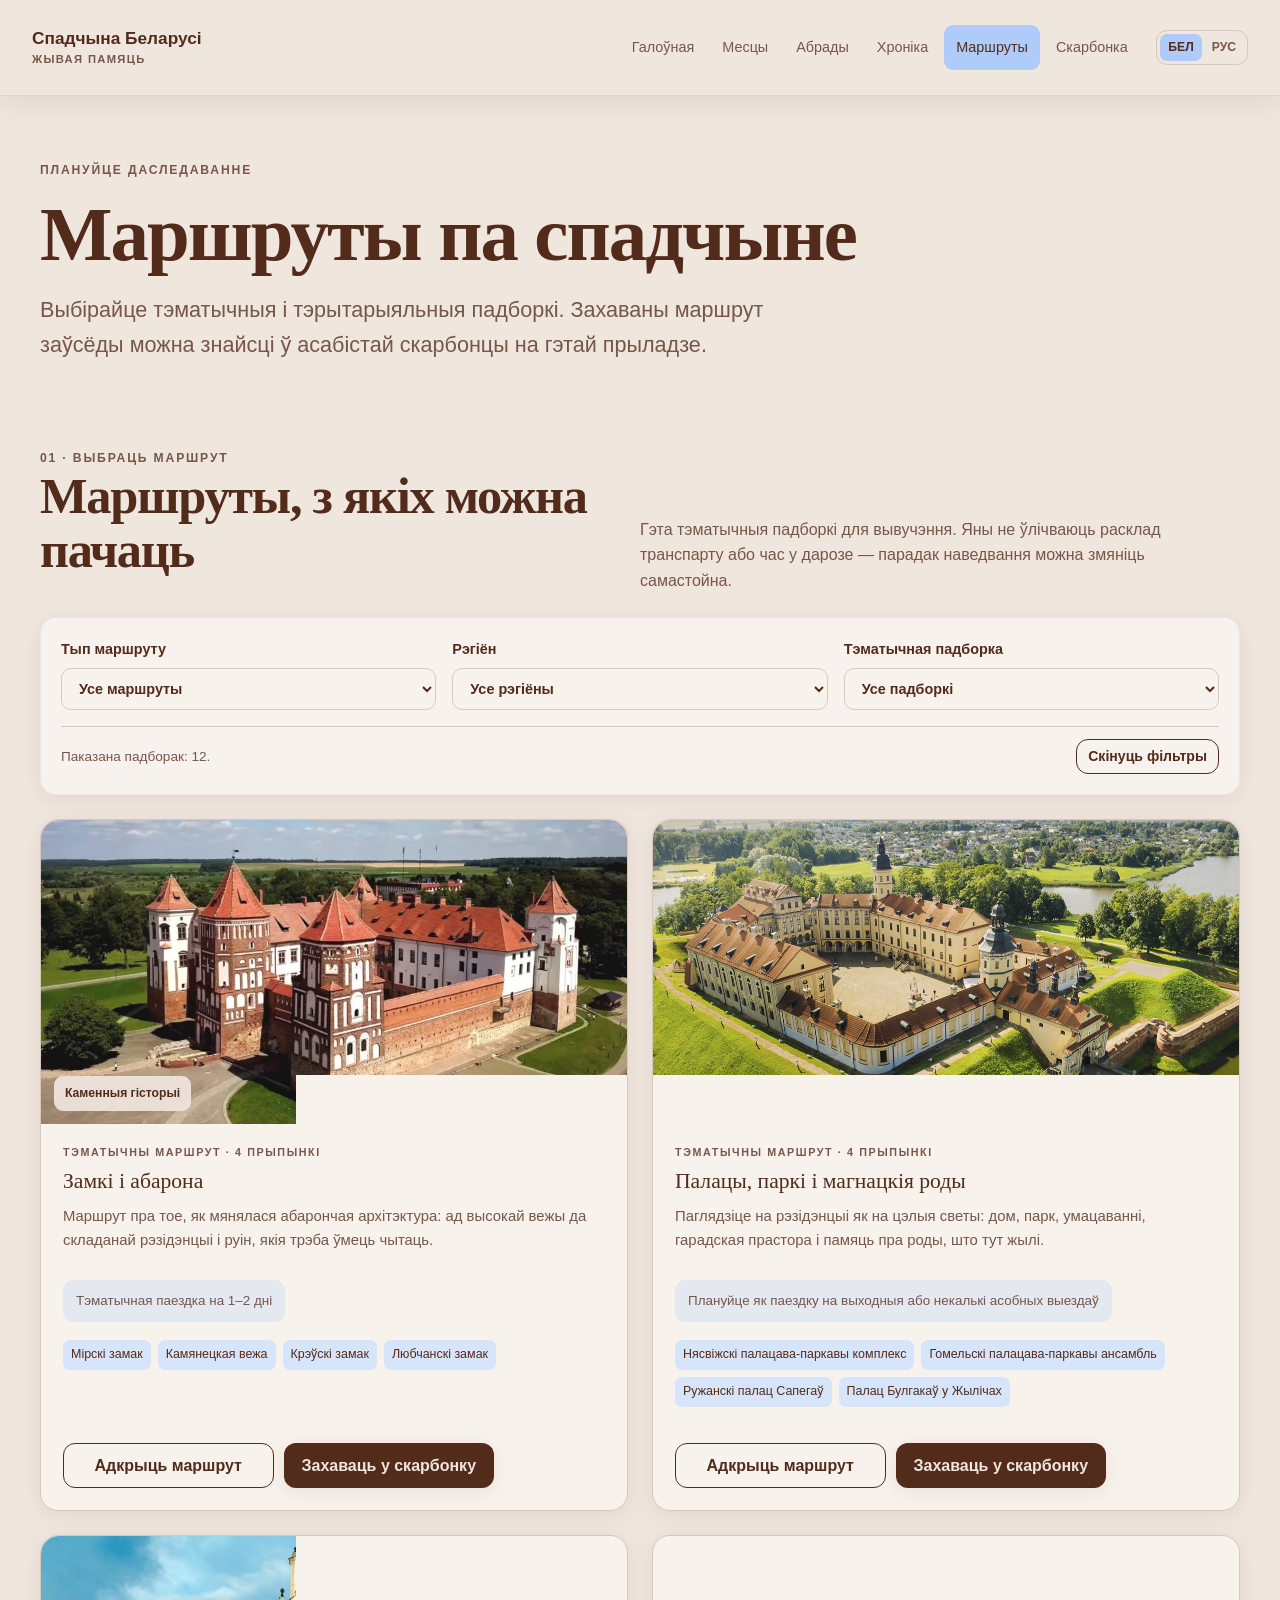
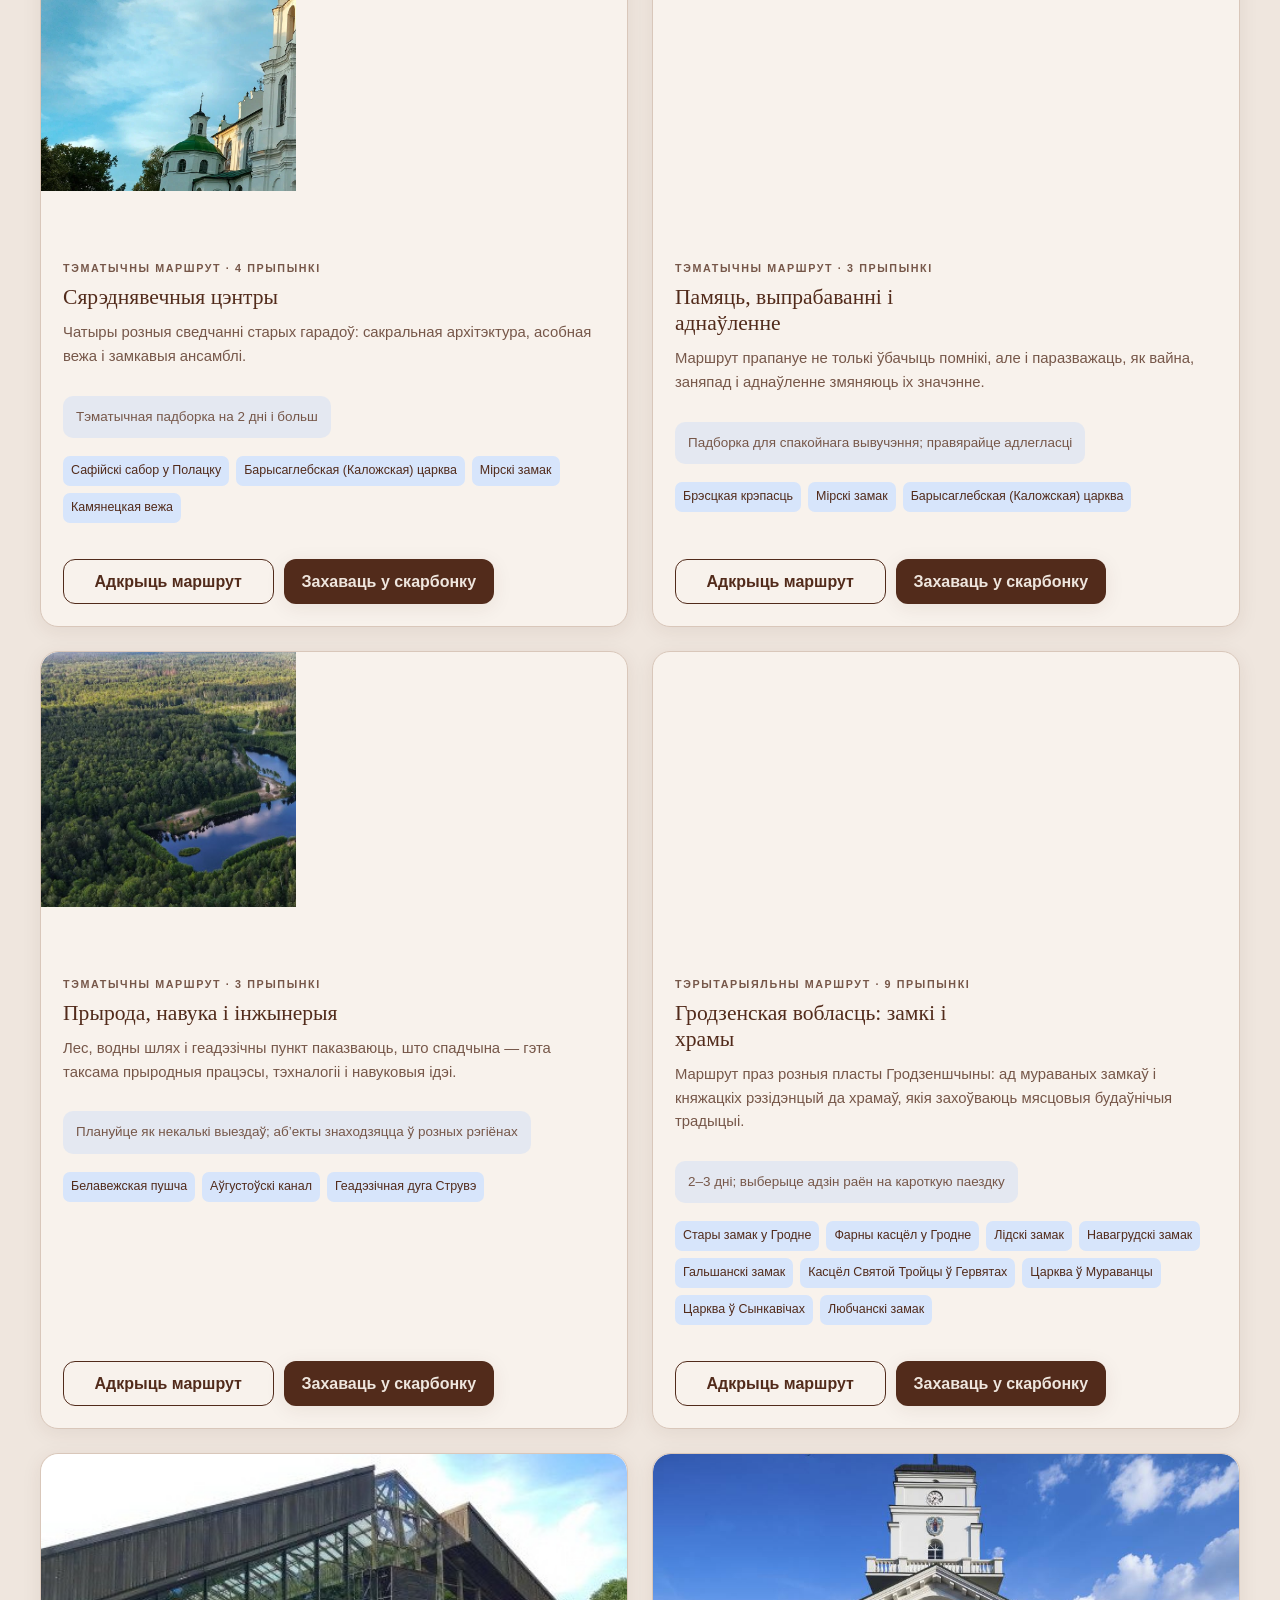
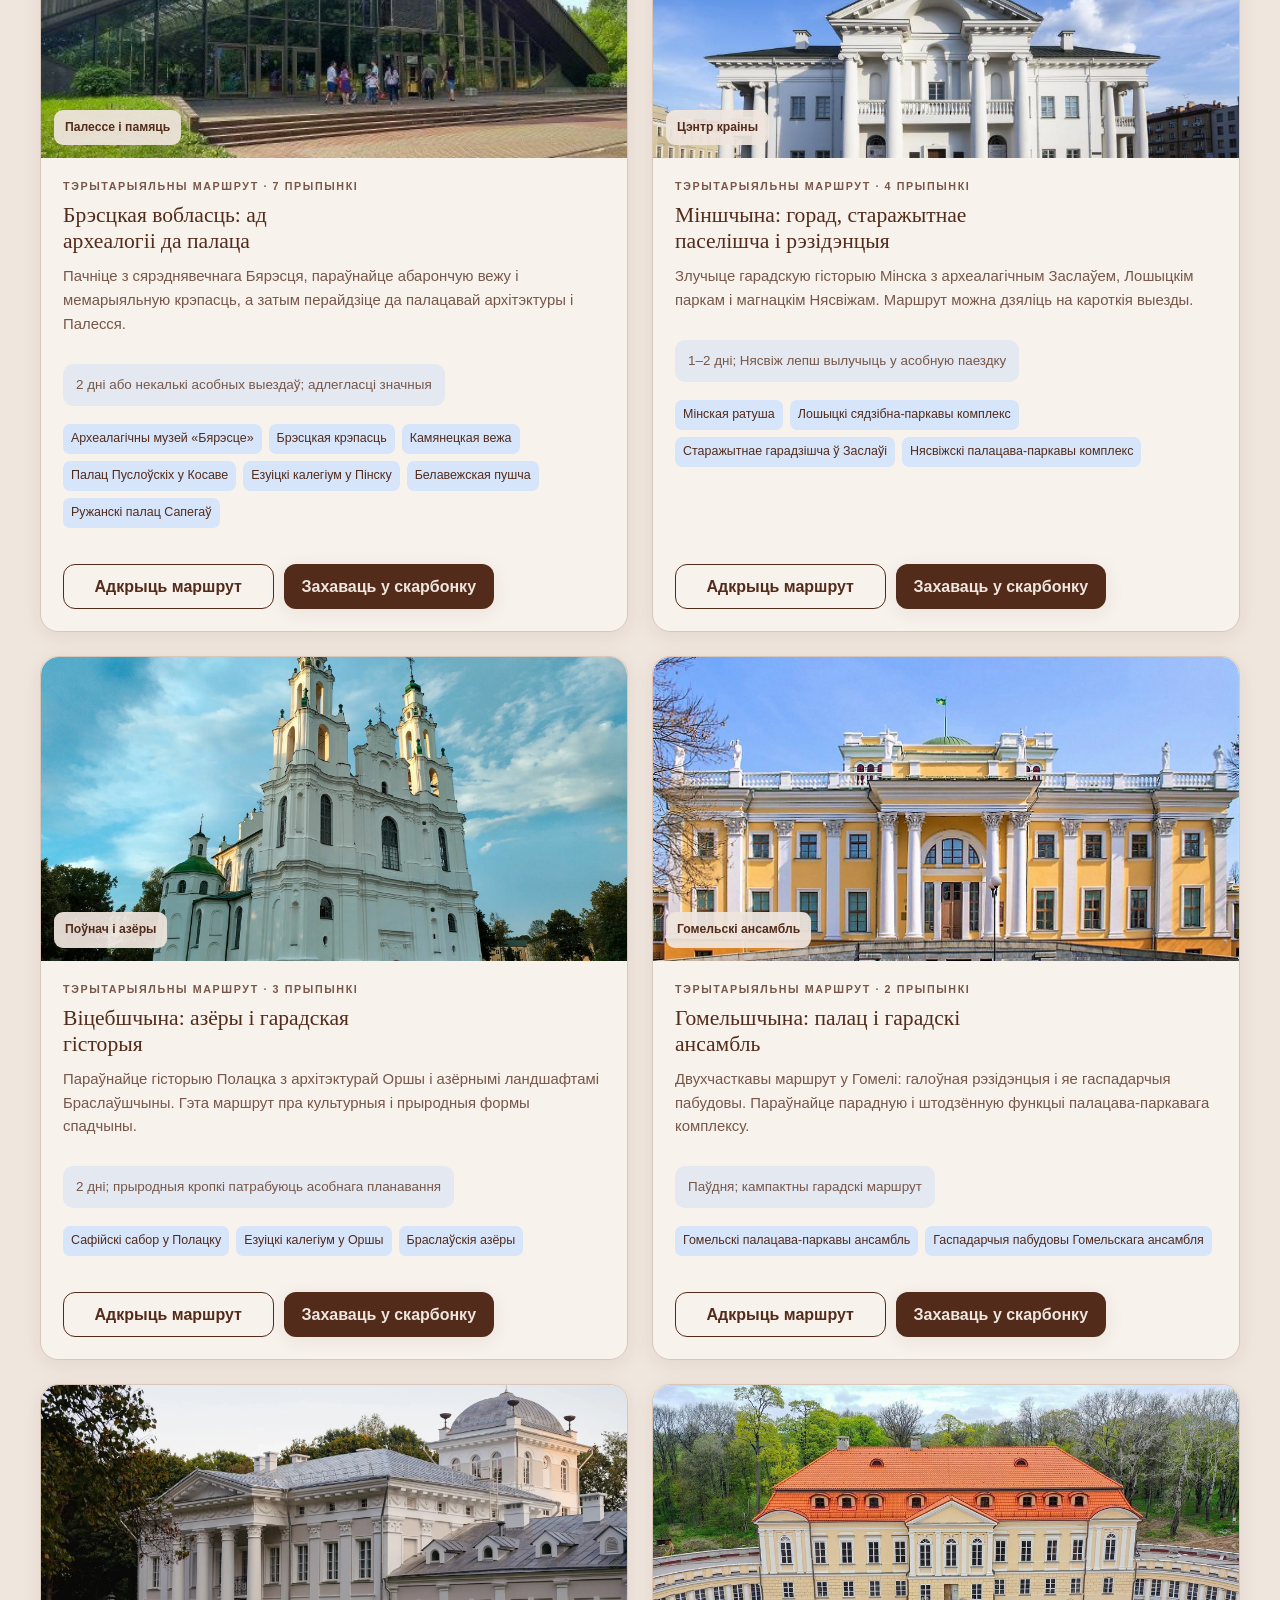
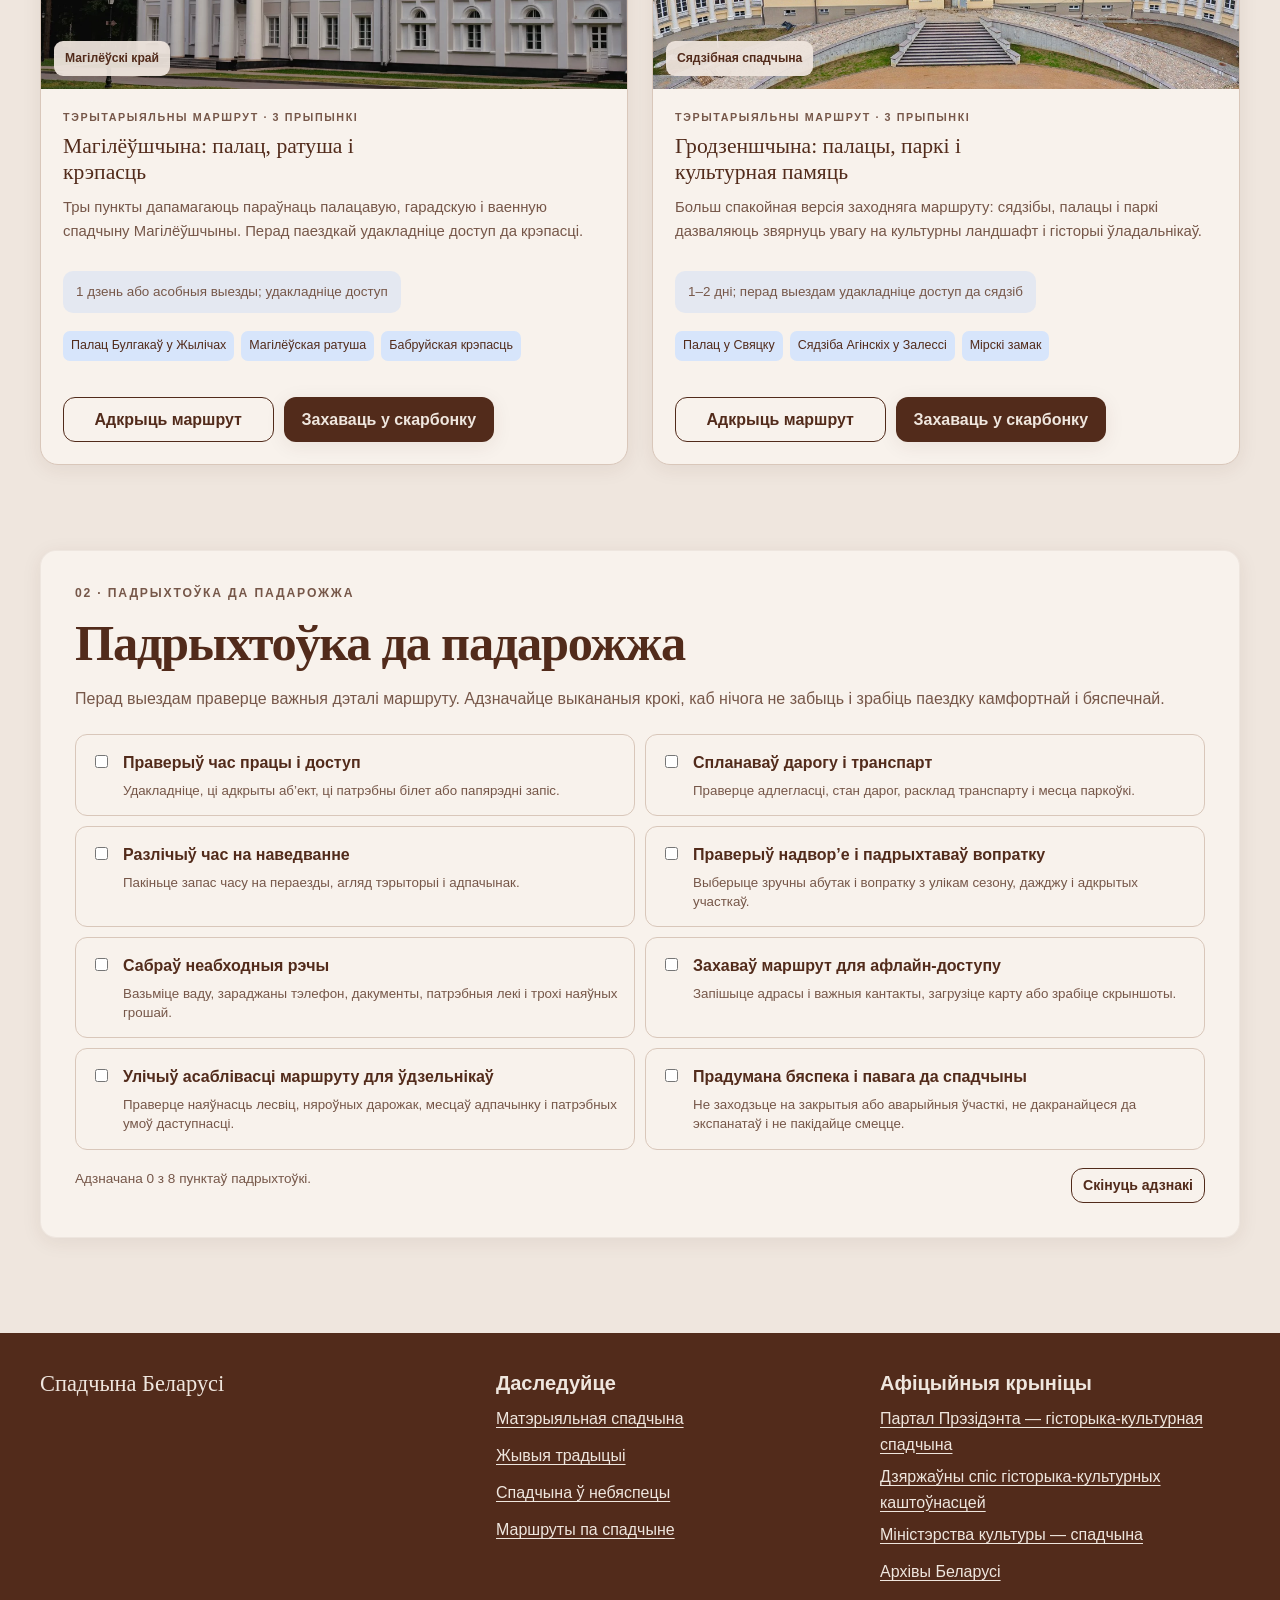
<file: putevoditel.html>
<!doctype html>
<html lang="be">
<head>
  <meta charset="utf-8">
  <meta name="viewport" content="width=device-width, initial-scale=1">
  <meta name="theme-color" content="#AFCBFA">
  <meta name="description" content="Маршруты па гістарычнай спадчыне Беларусі">
  <title>Спадчына Беларусі — Маршруты</title>
  <link rel="stylesheet" href="css/style.css">
  <link rel="stylesheet" href="css/responsive.css">
  <link rel="stylesheet" href="css/footer-fix.css?v=20261102-3">
</head>
<body data-page="guide" class="page-enter">
  <a class="skip-link" href="#pageContent" data-by="Перайсці да асноўнага змесціва" data-ru="Перейти к основному содержимому">Перайсці да асноўнага змесціва</a>

  <div id="siteHeader" role="banner" aria-label="Навігацыя сайта">
    <header class="site-header">
      <div class="header-inner">
        <a class="brand" href="index.html" aria-label="Спадчына Беларусі — галоўная">
          <span>Спадчына Беларусі<small data-by="Жывая памяць" data-ru="Живая память">Жывая памяць</small></span>
        </a>
        <nav class="main-nav" id="mainNav" aria-label="Галоўная навігацыя">
          <a href="index.html" data-page-link="home" data-by="Галоўная" data-ru="Главная">Галоўная</a>
          <a href="places.html" data-page-link="places" data-by="Месцы" data-ru="Места">Месцы</a>
          <a href="abrady.html" data-page-link="rituals" data-by="Абрады" data-ru="Обряды">Абрады</a>
          <a href="hronika.html" data-page-link="chronicle" data-by="Хроніка" data-ru="Хроника">Хроніка</a>
          <a href="putevoditel.html" data-page-link="guide" data-by="Маршруты" data-ru="Маршруты">Маршруты</a>
          <a href="skarbonka.html" data-page-link="treasure" data-by="Скарбонка" data-ru="Копилка">Скарбонка</a>
        </nav>
        <div class="header-actions">
          <div class="language-button language-switch" data-lang-switch role="group" aria-label="Мова сайта">
            <button type="button" data-lang-choice="by" aria-label="Беларуская мова" aria-pressed="true" title="Беларуская мова">БЕЛ</button>
            <button type="button" data-lang-choice="ru" aria-label="Русский язык" aria-pressed="false" title="Русский язык">РУС</button>
          </div>
          <button class="menu-button" id="menuButton" type="button" aria-label="Меню" aria-expanded="false"></button>
        </div>
      </div>
    </header>
  </div>

  <main id="pageContent" tabindex="-1" aria-label="Асноўнае змесціва"></main>

  <div id="siteFooter" role="contentinfo" aria-label="Падвал сайта">
    <footer class="site-footer">
      <div class="container footer-inner">
        <div>
          <div class="footer-title">Спадчына Беларусі</div>
        </div>
        <div>
          <h3 data-by="Даследуйце" data-ru="Исследуйте">Даследуйце</h3>
          <div class="footer-links">
            <a href="places.html" data-by="Матэрыяльная спадчына" data-ru="Материальное наследие">Матэрыяльная спадчына</a>
            <a href="abrady.html" data-by="Жывыя традыцыі" data-ru="Живые традиции">Жывыя традыцыі</a>
            <a href="hronika.html" data-by="Спадчына ў небяспецы" data-ru="Наследие в опасности">Спадчына ў небяспецы</a>
            <a href="putevoditel.html" data-by="Маршруты па спадчыне" data-ru="Маршруты по наследию">Маршруты па спадчыне</a>
          </div>
        </div>
        <div>
          <h3 data-by="Афіцыйныя крыніцы" data-ru="Официальные источники">Афіцыйныя крыніцы</h3>
          <div class="footer-links">
            <a href="https://president.gov.by/ru/belarus/social/culture/istoriko-kulturnoe-nasledie" target="_blank" rel="noopener noreferrer" data-by="Партал Прэзідэнта — гісторыка-культурная спадчына" data-ru="Портал Президента — историко-культурное наследие">Партал Прэзідэнта — гісторыка-культурная спадчына</a>
            <a href="https://gosspisok.gov.by/" target="_blank" rel="noopener noreferrer" data-by="Дзяржаўны спіс гісторыка-культурных каштоўнасцей" data-ru="Государственный список историко-культурных ценностей">Дзяржаўны спіс гісторыка-культурных каштоўнасцей</a>
            <a href="https://kultura.gov.by/nasledie/" target="_blank" rel="noopener noreferrer" data-by="Міністэрства культуры — спадчына" data-ru="Министерство культуры — наследие">Міністэрства культуры — спадчына</a>
            <a href="https://www.archives.gov.by/" target="_blank" rel="noopener noreferrer" data-by="Архівы Беларусі" data-ru="Архивы Беларуси">Архівы Беларусі</a>
          </div>
        </div>
      </div>
    </footer>
  </div>


  
  <div class="toast" id="toast" role="status" aria-live="polite"></div>
  <div class="modal-backdrop" id="globalModal" aria-hidden="true" hidden>
    <div class="modal" role="dialog" aria-modal="true" aria-label="Падрабязная інфармацыя">
      <button class="modal-close" type="button" data-close-modal aria-label="Закрыць акно">×</button>
      <div id="globalModalContent"></div>
    </div>
  </div>
  <noscript>
    <aside class="noscript-message">
      <p>Для паўнавартаснай працы сайта трэба ўключыць JavaScript. Вы можаце перайсці да асноўных раздзелаў:</p>
      <nav aria-label="Раздзелы сайта">
        <a href="index.html">Галоўная</a><a href="places.html">Месцы</a><a href="abrady.html">Абрады</a>
        <a href="hronika.html">Хроніка</a><a href="putevoditel.html">Маршруты</a><a href="skarbonka.html">Скарбонка</a>
      </nav>
    </aside>
  </noscript>

  <script src="js/storage.js"></script>
  <script src="js/data.js"></script>
  <script src="js/lang.js"></script>
  <script src="js/main.js"></script>
  <script src="js/skarbonka.js"></script>
</body>
</html>
</file>
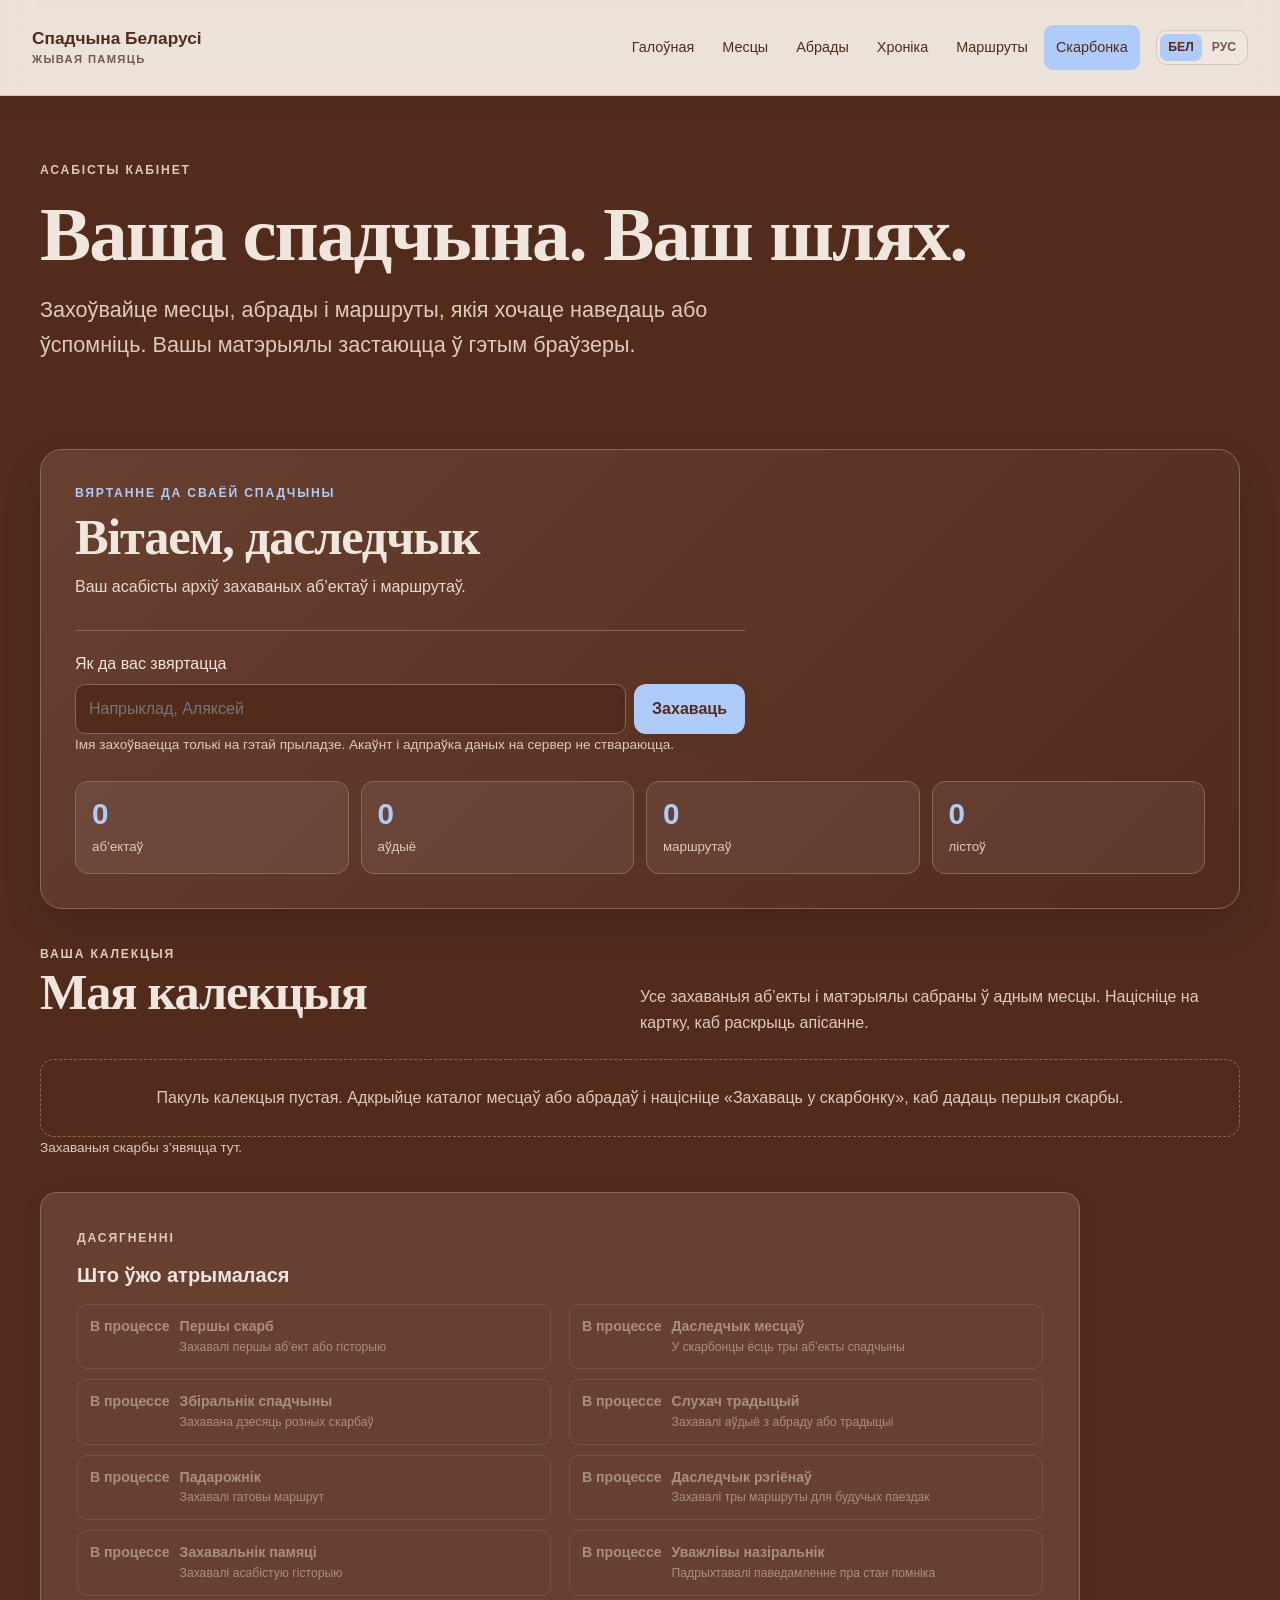
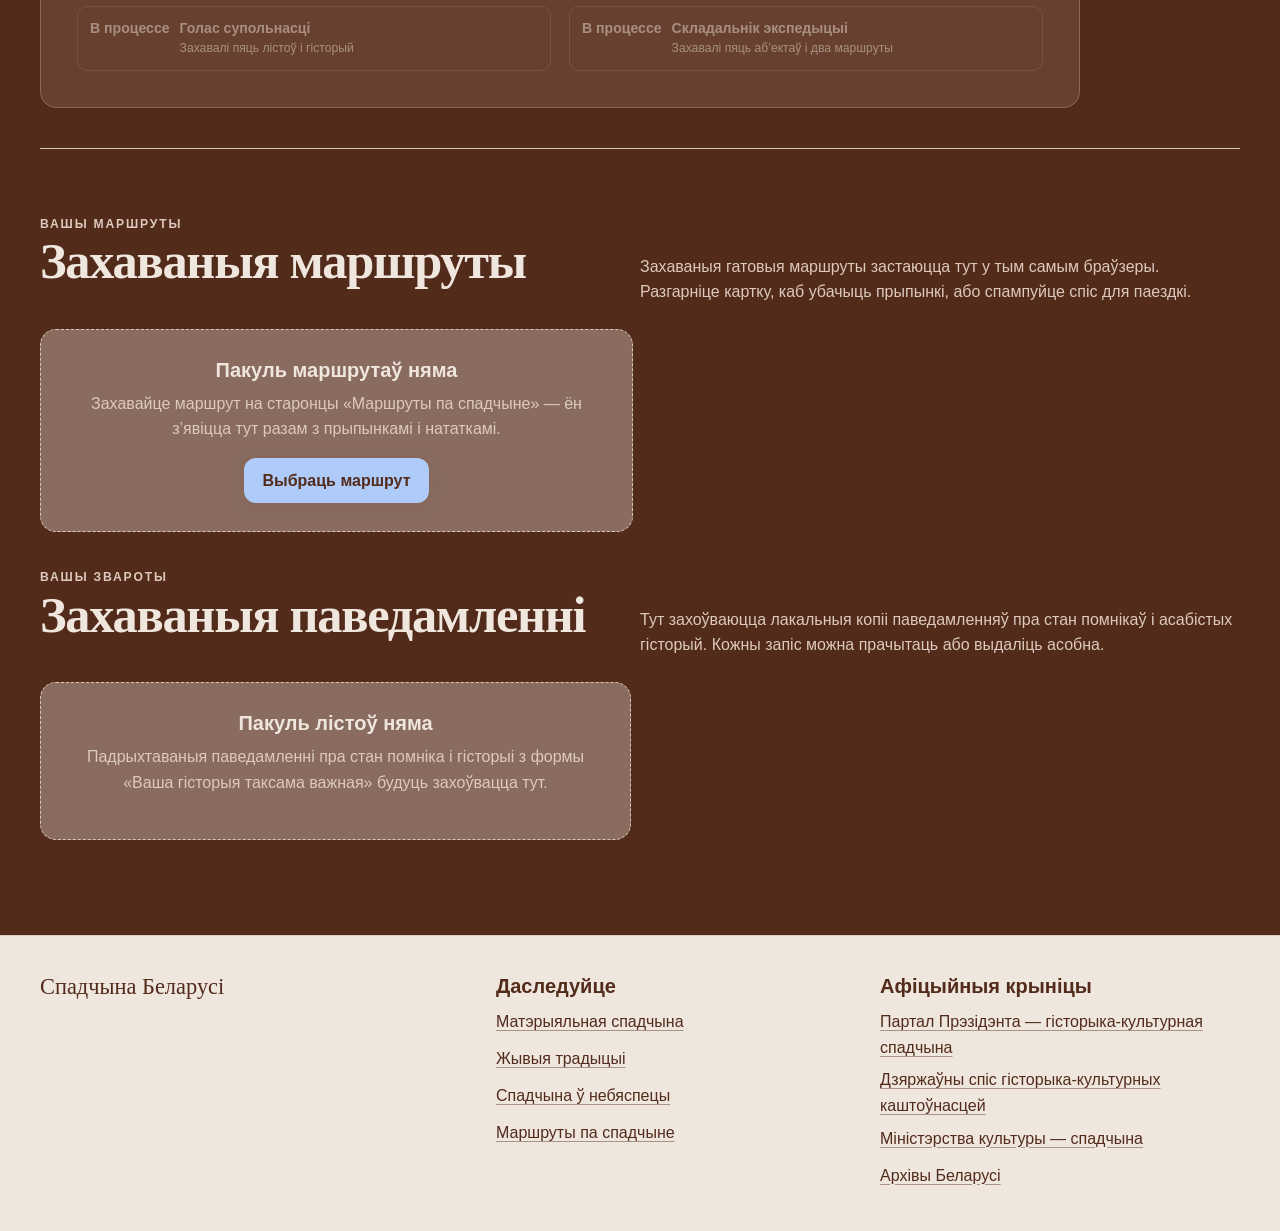
<file: skarbonka.html>
<!doctype html>
<html lang="be">
<head>
  <meta charset="utf-8">
  <meta name="viewport" content="width=device-width, initial-scale=1">
  <meta name="theme-color" content="#AFCBFA">
  <meta name="description" content="Асабістая скарбонка аб’ектаў і маршрутаў">
  <title>Спадчына Беларусі — Скарбонка</title>
  <link rel="stylesheet" href="css/style.css">
  <link rel="stylesheet" href="css/responsive.css">
  <link rel="stylesheet" href="css/footer-fix.css?v=20261102-3">
</head>
<body data-page="treasure" class="page-enter">
  <a class="skip-link" href="#pageContent" data-by="Перайсці да асноўнага змесціва" data-ru="Перейти к основному содержимому">Перайсці да асноўнага змесціва</a>

  <div id="siteHeader" role="banner" aria-label="Навігацыя сайта">
    <header class="site-header">
      <div class="header-inner">
        <a class="brand" href="index.html" aria-label="Спадчына Беларусі — галоўная">
          <span>Спадчына Беларусі<small data-by="Жывая памяць" data-ru="Живая память">Жывая памяць</small></span>
        </a>
        <nav class="main-nav" id="mainNav" aria-label="Галоўная навігацыя">
          <a href="index.html" data-page-link="home" data-by="Галоўная" data-ru="Главная">Галоўная</a>
          <a href="places.html" data-page-link="places" data-by="Месцы" data-ru="Места">Месцы</a>
          <a href="abrady.html" data-page-link="rituals" data-by="Абрады" data-ru="Обряды">Абрады</a>
          <a href="hronika.html" data-page-link="chronicle" data-by="Хроніка" data-ru="Хроника">Хроніка</a>
          <a href="putevoditel.html" data-page-link="guide" data-by="Маршруты" data-ru="Маршруты">Маршруты</a>
          <a href="skarbonka.html" data-page-link="treasure" data-by="Скарбонка" data-ru="Копилка">Скарбонка</a>
        </nav>
        <div class="header-actions">
          <div class="language-button language-switch" data-lang-switch role="group" aria-label="Мова сайта">
            <button type="button" data-lang-choice="by" aria-label="Беларуская мова" aria-pressed="true" title="Беларуская мова">БЕЛ</button>
            <button type="button" data-lang-choice="ru" aria-label="Русский язык" aria-pressed="false" title="Русский язык">РУС</button>
          </div>
          <button class="menu-button" id="menuButton" type="button" aria-label="Меню" aria-expanded="false"></button>
        </div>
      </div>
    </header>
  </div>

  <main id="pageContent" tabindex="-1" aria-label="Асноўнае змесціва"></main>

  <div id="siteFooter" role="contentinfo" aria-label="Падвал сайта">
    <footer class="site-footer">
      <div class="container footer-inner">
        <div>
          <div class="footer-title">Спадчына Беларусі</div>
        </div>
        <div>
          <h3 data-by="Даследуйце" data-ru="Исследуйте">Даследуйце</h3>
          <div class="footer-links">
            <a href="places.html" data-by="Матэрыяльная спадчына" data-ru="Материальное наследие">Матэрыяльная спадчына</a>
            <a href="abrady.html" data-by="Жывыя традыцыі" data-ru="Живые традиции">Жывыя традыцыі</a>
            <a href="hronika.html" data-by="Спадчына ў небяспецы" data-ru="Наследие в опасности">Спадчына ў небяспецы</a>
            <a href="putevoditel.html" data-by="Маршруты па спадчыне" data-ru="Маршруты по наследию">Маршруты па спадчыне</a>
          </div>
        </div>
        <div>
          <h3 data-by="Афіцыйныя крыніцы" data-ru="Официальные источники">Афіцыйныя крыніцы</h3>
          <div class="footer-links">
            <a href="https://president.gov.by/ru/belarus/social/culture/istoriko-kulturnoe-nasledie" target="_blank" rel="noopener noreferrer" data-by="Партал Прэзідэнта — гісторыка-культурная спадчына" data-ru="Портал Президента — историко-культурное наследие">Партал Прэзідэнта — гісторыка-культурная спадчына</a>
            <a href="https://gosspisok.gov.by/" target="_blank" rel="noopener noreferrer" data-by="Дзяржаўны спіс гісторыка-культурных каштоўнасцей" data-ru="Государственный список историко-культурных ценностей">Дзяржаўны спіс гісторыка-культурных каштоўнасцей</a>
            <a href="https://kultura.gov.by/nasledie/" target="_blank" rel="noopener noreferrer" data-by="Міністэрства культуры — спадчына" data-ru="Министерство культуры — наследие">Міністэрства культуры — спадчына</a>
            <a href="https://www.archives.gov.by/" target="_blank" rel="noopener noreferrer" data-by="Архівы Беларусі" data-ru="Архивы Беларуси">Архівы Беларусі</a>
          </div>
        </div>
      </div>
    </footer>
  </div>


  
  <div class="toast" id="toast" role="status" aria-live="polite"></div>
  <div class="modal-backdrop" id="globalModal" aria-hidden="true" hidden>
    <div class="modal" role="dialog" aria-modal="true" aria-label="Падрабязная інфармацыя">
      <button class="modal-close" type="button" data-close-modal aria-label="Закрыць акно">×</button>
      <div id="globalModalContent"></div>
    </div>
  </div>
  <noscript>
    <aside class="noscript-message">
      <p>Для паўнавартаснай працы сайта трэба ўключыць JavaScript. Вы можаце перайсці да асноўных раздзелаў:</p>
      <nav aria-label="Раздзелы сайта">
        <a href="index.html">Галоўная</a><a href="places.html">Месцы</a><a href="abrady.html">Абрады</a>
        <a href="hronika.html">Хроніка</a><a href="putevoditel.html">Маршруты</a><a href="skarbonka.html">Скарбонка</a>
      </nav>
    </aside>
  </noscript>

  <script src="js/storage.js"></script>
  <script src="js/data.js"></script>
  <script src="js/lang.js"></script>
  <script src="js/main.js"></script>
  <script src="js/skarbonka.js"></script>
</body>
</html>
</file>
<file: css/style.css>
:root{--blue:#AFCBFA;--brown:#522B1B;--cream:#EFE6DE;--pale:#d7e5fb;--muted:#765749;--paper:#f8f2ec;--line:#d9c7ba;--shadow:0 4px 20px rgba(82,43,27,.08);--hover:0 14px 34px rgba(82,43,27,.15);--radius:16px;--content:1200px}*{box-sizing:border-box}html{scroll-behavior:smooth}body{margin:0;background:var(--cream);color:var(--brown);font:16px/1.6 "DM Sans",sans-serif;transition:background .3s,color .3s}img{display:block;max-width:100%;object-fit:cover}a{color:inherit;text-decoration:none}button,input,textarea,select{font:inherit}button{cursor:pointer}button:focus-visible,a:focus-visible,input:focus-visible,textarea:focus-visible,select:focus-visible{outline:3px solid var(--blue);outline-offset:3px}h1,h2,.serif{font-family:"Playfair Display",serif;line-height:1.08;letter-spacing:-.025em}h1{font-size:clamp(2.6rem,6vw,5rem);margin:0 0 16px}h2{font-size:clamp(2rem,4vw,3.15rem);margin:0 0 16px}h3{font-size:1.25rem;line-height:1.25;margin:0 0 10px}p{color:var(--muted);margin-top:0}.container{width:min(var(--content),calc(100% - 48px));margin:auto}.site-header{backdrop-filter:blur(16px);border-bottom:1px solid rgba(82,43,27,.09)}.header-inner{width:min(1340px,calc(100% - 36px));margin:auto;display:flex;align-items:center}.brand{display:flex;align-items:center;font-weight:700;white-space:nowrap}.brand-mark{background:var(--blue);display:grid;place-items:center}.brand small{display:block;letter-spacing:.12em;text-transform:uppercase;color:var(--muted)}.main-nav{display:flex;justify-content:center;align-items:center;gap:4px;margin-left:auto}.main-nav a{color:var(--muted);border-radius:9px}.main-nav a:hover,.main-nav a[aria-current=page]{background:var(--blue);color:var(--brown)}.header-actions{display:flex}.language-button,.menu-button{border:1px solid var(--line);background:var(--cream);color:var(--brown);border-radius:10px;padding:8px 12px;font-weight:700}.menu-button{display:none;width:42px;height:42px}.btn{display:inline-flex;align-items:center;justify-content:center;gap:8px;padding:12px 17px;border:1px solid transparent;border-radius:12px;background:var(--blue);color:var(--brown);font-weight:700;box-shadow:var(--shadow);line-height:1.2}.btn:hover{transform:scale(1.02);box-shadow:var(--hover);background:#c3d8f9}.btn-dark{background:var(--brown);color:var(--cream)}.btn-dark:hover{background:#6c3c28;color:var(--cream)}.btn-outline{background:transparent;border-color:var(--brown);box-shadow:none}.btn-sm{padding:8px 11px;font-size:.88rem}.eyebrow,.kicker{font-size:.76rem;text-transform:uppercase;letter-spacing:.15em;font-weight:700;color:var(--muted);margin-bottom:14px}.page-hero{padding:65px 0 35px}.page-hero .lead{font-size:clamp(1.1rem,2vw,1.35rem);max-width:760px}.hero-panel{background:var(--blue);border-radius:24px;padding:clamp(28px,6vw,66px);box-shadow:var(--shadow);position:relative;overflow:hidden}.hero-panel:after{content:"✳";position:absolute;right:4%;top:2%;font-size:clamp(100px,20vw,240px);line-height:1;color:rgba(82,43,27,.08)}.hero-panel>*{position:relative;z-index:1}.section{padding:30px 0 55px}.section-head{display:flex;align-items:end;justify-content:space-between;gap:24px;margin-bottom:24px}.section-head p{max-width:600px;margin:0}.block{background:var(--paper);border:1px solid rgba(82,43,27,.06);border-radius:var(--radius);padding:clamp(22px,3vw,36px);box-shadow:var(--shadow)}.grid{display:grid;gap:18px}.grid-2{grid-template-columns:repeat(2,minmax(0,1fr))}.grid-3{grid-template-columns:repeat(3,minmax(0,1fr))}.grid-4{grid-template-columns:repeat(4,minmax(0,1fr))}.grid-5{grid-template-columns:repeat(5,minmax(0,1fr))}.card{background:var(--paper);border:1px solid rgba(82,43,27,.08);border-radius:var(--radius);overflow:hidden;box-shadow:var(--shadow);transition:transform .3s,box-shadow .3s}.card:hover{transform:translateY(-4px);box-shadow:var(--hover)}.card-body{padding:21px}.card p{font-size:.96rem}.card-image{width:100%;aspect-ratio:4/3;overflow:hidden;background:var(--pale)}.card-image img{width:100%;height:100%;transition:transform .45s}.card:hover .card-image img{transform:scale(1.05)}.muted{color:var(--muted)}.small{font-size:.85rem}.tag,.pill{display:inline-flex;align-items:center;gap:7px;background:var(--pale);border-radius:8px;padding:5px 9px;font-size:.78rem;font-weight:700}.status-dot{width:9px;height:9px;border-radius:50%;display:inline-block;background:var(--brown)}.status-good{background:#52704b}.status-attention{background:#9c6b29}.status-critical{background:#8e4234}.separator{height:1px;background:var(--line);margin:22px 0}.reveal{opacity:0;transform:translateY(20px);transition:opacity .6s,transform .6s}.reveal.is-visible{opacity:1;transform:translateY(0)}.stat-card{min-height:176px;padding:21px;background:var(--blue);border-radius:var(--radius);display:flex;flex-direction:column;justify-content:space-between}.stat-card:nth-child(even){background:var(--paper)}.count-number{font-size:clamp(2.3rem,4vw,3.55rem);font-weight:700;letter-spacing:-.06em;line-height:1.1}.stat-label{font:1.2rem/1.2 "Playfair Display",serif}.stat-card small{font-size:.78rem;color:var(--muted)}.vote-options{display:grid;grid-template-columns:repeat(4,1fr);gap:12px;margin:24px 0}.vote-option{border:1px solid var(--line);background:var(--paper);border-radius:12px;padding:19px;font-size:1.45rem;font-weight:700;color:var(--brown)}.vote-option:hover{background:var(--blue);transform:scale(1.02)}.vote-option.correct{background:#c8dfbb;border-color:#52704b}.vote-option.wrong{opacity:.48}.vote-answer{display:none;background:var(--blue);border-radius:14px;padding:20px 24px;margin-top:20px}.vote-answer.is-open{display:block;animation:fadeUp .35s}.vote-answer strong{font:clamp(3rem,8vw,5rem)/1 "Playfair Display",serif}.timeline-scroller{overflow:auto;scroll-snap-type:x mandatory}.timeline{display:flex;min-width:max-content}.epoch-button{text-align:left;background:var(--paper);border:1px solid var(--line);border-radius:14px;padding:17px;scroll-snap-align:start}.epoch-button:before{content:"";width:9px;height:9px;border-radius:50%;display:block;background:var(--brown);margin-bottom:20px;box-shadow:0 0 0 6px var(--blue)}.epoch-button[aria-pressed=true]{background:var(--blue);border-color:var(--brown)}.epoch-button b{display:block;font-size:.82rem;margin-bottom:6px}.epoch-button span{font:1.1rem/1.2 "Playfair Display",serif}.epoch-detail{display:grid;grid-template-columns:.9fr 1.1fr;gap:22px;max-height:0;opacity:0;overflow:hidden;background:var(--paper);border-radius:16px;transition:max-height .45s,opacity .35s,padding .35s;margin-top:0}.epoch-detail.is-open{max-height:580px;opacity:1;padding:20px}.epoch-detail img{width:100%;height:240px;border-radius:12px}.heritage-card{position:relative;display:flex;min-height:350px;flex-direction:column;justify-content:end;border-radius:var(--radius);overflow:hidden;background:var(--brown);color:var(--cream);box-shadow:var(--shadow)}.heritage-card>img{position:absolute;inset:0;width:100%;height:100%;transition:transform .5s}.heritage-card:hover>img{transform:scale(1.05)}.heritage-card:after{content:"";position:absolute;inset:0;background:linear-gradient(180deg,transparent,rgba(27,18,14,.82))}.heritage-copy{position:relative;z-index:1;padding:24px}.heritage-copy h3{font:1.7rem/1.16 "Playfair Display",serif}.heritage-copy p{color:var(--cream)}.arrow{display:inline-grid;place-items:center;width:38px;height:38px;border-radius:11px;background:var(--blue);color:var(--brown);margin-top:10px}.action-card{padding:23px;border-radius:var(--radius);background:var(--paper);display:flex;flex-direction:column;align-items:flex-start;min-height:235px;box-shadow:var(--shadow)}.action-icon{display:grid;place-items:center;background:var(--blue)}.action-card .btn{margin-top:auto}.filters,.region-tags,.view-tabs{display:flex;flex-wrap:wrap;gap:9px;margin-bottom:18px}.field,.select{border:1px solid var(--line);background:var(--paper);border-radius:10px;padding:11px 13px;color:var(--brown);width:100%}.filters .field,.filters .select{width:auto;min-width:175px}.tab-btn,.region-tags button{border:1px solid var(--line);background:transparent;border-radius:10px;padding:9px 13px;color:var(--brown)}.tab-btn[aria-pressed=true],.region-tags button.active{background:var(--blue);border-color:var(--blue);font-weight:700}.place-card .place-meta{display:flex;gap:8px;flex-wrap:wrap;margin:10px 0}.expanded-content{max-height:0;overflow:hidden;transition:max-height .45s}.expand-btn{width:100%;border:0;border-top:1px solid var(--line);background:transparent;padding:13px;color:var(--brown);font-weight:700}.map-lab,.audio-lab{background:var(--blue);border-radius:18px;padding:clamp(22px,4vw,36px);margin-top:40px}.map-board{display:grid;grid-template-columns:repeat(3,1fr);gap:10px;margin:20px 0}.map-zone{min-height:100px;border:2px dashed rgba(82,43,27,.32);border-radius:12px;padding:12px;display:grid;place-items:center;text-align:center;background:rgba(239,230,222,.55)}.map-zone.over,.map-zone.filled{border-style:solid;border-color:var(--brown);background:var(--cream)}.map-pieces{display:flex;flex-wrap:wrap;gap:9px}.map-piece{padding:9px 12px;background:var(--paper);border:1px solid var(--line);border-radius:9px;cursor:grab;font-size:.88rem}.map-piece:active{cursor:grabbing}.ritual-media{aspect-ratio:16/10;overflow:hidden;background:var(--blue)}.ritual-media img{width:100%;height:100%;transition:transform .4s}.card:hover .ritual-media img{transform:scale(1.05)}.ritual-actions{display:flex;gap:8px;flex-wrap:wrap;margin-top:14px}.audio-play{width:40px;height:40px;border:0;border-radius:10px;background:var(--blue);color:var(--brown);font-weight:700}.sound-row{display:grid;grid-template-columns:1fr auto;align-items:center;gap:14px;padding:13px 0;border-bottom:1px solid rgba(82,43,27,.2)}.wave{height:26px;display:flex;align-items:center;gap:3px}.wave i{width:4px;border-radius:5px;background:var(--brown);height:var(--h);opacity:.58}.sound-toggle{border:1px solid var(--brown);border-radius:9px;background:transparent;padding:8px 12px}.sound-toggle.active{background:var(--brown);color:var(--cream)}.story-fragments{display:flex;flex-direction:column;gap:8px;margin:20px 0}.story-fragment{display:flex;align-items:center;gap:10px;padding:13px;border:1px solid var(--line);border-radius:10px;background:var(--paper);cursor:grab}.drag-n{width:28px;height:28px;display:grid;place-items:center;background:var(--blue);border-radius:8px;font-weight:700;flex-shrink:0}.chronicle-card{padding:0}.before-after{position:relative;height:280px;overflow:hidden;background:var(--brown);--split:50%}.before-after img{position:absolute;inset:0;width:100%;height:100%}.before-after .after-img{clip-path:inset(0 0 0 var(--split))}.divider-handle{position:absolute;top:0;bottom:0;left:var(--split);width:3px;background:var(--cream);transform:translateX(-50%);pointer-events:none}.before-after input{position:absolute;bottom:10px;left:12px;width:calc(100% - 24px);accent-color:var(--blue)}.chronicle-content{padding:23px}.life-strip{display:flex;gap:9px;flex-wrap:wrap;margin:17px 0}.life-item{flex:1;min-width:62px;border-left:2px solid var(--blue);padding-left:9px}.life-item b{display:block}.danger-note{background:var(--blue);padding:13px;border-radius:10px;margin:16px 0}.people-story{display:grid}.people-story img{border-radius:12px}.person-avatar{aspect-ratio:4/3}.person-avatar img{width:100%;height:100%}.form-grid{display:grid;grid-template-columns:1fr 1fr;gap:14px}.form-grid .full{grid-column:1/-1}.form-actions{display:flex;align-items:center;gap:10px;flex-wrap:wrap;margin-top:14px}.notice{background:var(--pale);color:var(--brown);padding:14px;border-radius:10px;font-size:.9rem}.quote{font:1.4rem/1.4 "Playfair Display",serif;border-left:3px solid var(--blue);padding-left:18px}.treasure-page{background:var(--brown);color:var(--cream);min-height:100vh}.treasure-page .site-header{background:rgba(82,43,27,.96);border-bottom-color:#765749}.treasure-page .brand,.treasure-page .main-nav a{color:var(--cream)}.treasure-page .brand small,.treasure-page p{color:#ddc9bd}.treasure-page .main-nav a:hover,.treasure-page .main-nav a[aria-current=page]{background:var(--blue);color:var(--brown)}.treasure-page .language-button,.treasure-page .menu-button{background:transparent;color:var(--cream);border-color:#896856}.treasure-page .block,.treasure-page .card{background:#68402f;color:var(--cream);border-color:#896856}.treasure-page .card p,.treasure-page .muted{color:#ddc9bd}.treasure-page .btn{background:var(--blue);color:var(--brown)}.treasure-page .field,.treasure-page .select{background:#68402f;color:var(--cream);border-color:#896856}.treasure-intro{padding:28px;border:1px solid #896856;border-radius:20px;background:linear-gradient(145deg,#68402f,#522B1B)}.treasure-grid{display:grid;grid-template-columns:repeat(3,minmax(0,1fr));gap:14px}.treasure-card{padding:19px;border-radius:14px;background:#68402f;border:1px solid #896856;min-height:160px;cursor:grab}.treasure-card:hover{transform:translateY(-3px)}.emotion{display:inline-block;width:10px;height:10px;border-radius:50%;background:var(--blue);margin-right:6px}.treasure-date{font-size:.78rem;color:#ddc9bd}.treasure-groups{display:grid;grid-template-columns:repeat(3,1fr);gap:12px;margin-top:20px}.treasure-group{padding:18px;border:1px dashed #896856;border-radius:12px;min-height:90px}.treasure-group.drag-over{border-color:var(--blue);background:#68402f}.treasure-empty{padding:25px;border:1px dashed #896856;border-radius:14px;text-align:center;color:#ddc9bd}.role-checks{display:grid;grid-template-columns:repeat(2,1fr);gap:10px}.role-check{display:flex;gap:10px;align-items:start;border:1px solid var(--line);border-radius:10px;padding:12px}.treasure-page .role-check{border-color:#896856}.role-check input{accent-color:var(--blue);margin-top:6px}.role-select{max-width:320px}.modal-backdrop{position:fixed;inset:0;background:rgba(35,22,16,.68);z-index:100;display:none;align-items:center;justify-content:center;padding:20px}.modal-backdrop.open{display:flex;animation:fade .2s}.modal{background:var(--cream);color:var(--brown);width:min(560px,100%);max-height:90vh;overflow:auto;border-radius:18px;padding:clamp(22px,4vw,34px);box-shadow:0 30px 90px #0004;animation:modalIn .25s}.modal-close{float:right;width:36px;height:36px;border:0;border-radius:10px;background:var(--blue);color:var(--brown);font-size:1.2rem}.feelings{display:grid;grid-template-columns:repeat(3,1fr);gap:8px;margin:12px 0 20px}.feelings button{padding:10px 6px;border:1px solid var(--line);border-radius:9px;background:transparent;color:var(--brown)}.feelings button[aria-pressed=true]{background:var(--blue);border-color:var(--brown);font-weight:700}.toast{position:fixed;bottom:22px;left:50%;transform:translate(-50%,20px);background:var(--brown);color:var(--cream);padding:12px 18px;border-radius:12px;z-index:150;opacity:0;pointer-events:none;box-shadow:var(--hover);transition:.3s}.toast.show{opacity:1;transform:translate(-50%,0)}.site-footer{padding:38px 0;background:var(--brown);color:var(--cream);margin-top:40px}.footer-inner{display:grid;grid-template-columns:1.2fr 1fr 1fr;gap:24px}.site-footer p,.site-footer a{color:#ddc9bd}.site-footer a{text-decoration:underline;text-underline-offset:3px}.footer-title{font:1.4rem "Playfair Display",serif}.footer-links{display:grid;gap:7px}.source-note,.inline-note{font-size:.82rem;color:var(--muted)}.site-footer .source-note{color:#ddc9bd}.load-more{display:flex;justify-content:center;margin:25px 0}.hidden{display:none !important}.shadow-mode{background:#765749}.shadow-mode #pageContent{filter:brightness(.72);transition:filter .35s}.shadow-mode .site-header{filter:brightness(.8)}@keyframes fade{from{opacity:0}to{opacity:1}}@keyframes fadeUp{from{opacity:0;transform:translateY(10px)}to{opacity:1;transform:translateY(0)}}@keyframes modalIn{from{opacity:0;transform:scale(.94)}to{opacity:1;transform:scale(1)}}.page-enter #pageContent h1{animation:fadeUp .65s ease both}.stats-section .section-head{margin-bottom:28px}.stats-overview{display:grid;grid-template-columns:1.35fr .85fr;gap:20px;margin-bottom:34px}.stats-overview .block{min-height:220px;display:flex;flex-direction:column;align-items:flex-start;justify-content:center}.stat-lead{background:var(--blue)}.stat-lead .count-number{font-size:clamp(3.6rem,8vw,6rem)}.stat-unesc{background:var(--brown);color:var(--cream)}.stat-unesc .eyebrow,.stat-unesc p{color:var(--cream)}.stat-unesc .count-number{font-size:clamp(3.2rem,6vw,5rem);color:var(--blue)}.stat-unesc h3{color:var(--cream)}.breakdown-heading{display:flex;align-items:baseline;justify-content:space-between;gap:18px;margin:6px 0 18px}.breakdown-heading h3{font:clamp(1.45rem,3vw,2rem)/1.2 "Playfair Display",serif;margin:0}.breakdown-heading p{margin:0}.stats-breakdown{gap:16px}.stats-breakdown .stat-card{min-height:155px;padding:22px 24px;transition:transform .3s,box-shadow .3s}.stats-breakdown .stat-card:hover{transform:translateY(-4px);box-shadow:var(--hover)}.stats-breakdown .stat-card:nth-child(even){background:var(--paper)}.stats-breakdown .count-number{font-size:clamp(2.2rem,3.5vw,3.3rem)}.stats-breakdown .stat-label{font-size:1.12rem}.timeline-scroller{padding:14px 0 22px}.epoch-detail.is-open{gap:28px;margin-top:18px}.epoch-detail .btn{margin-top:10px}.heritage-copy .arrow{font-size:1.35rem;font-weight:700;transition:transform .3s,background .3s}.heritage-card:hover .arrow{transform:scale(1.08) rotate(45deg)}@media (max-width:768px){.stats-overview{grid-template-columns:1fr}.stats-overview .block{min-height:185px}.breakdown-heading{align-items:flex-start;flex-direction:column;gap:4px}.stats-breakdown{grid-template-columns:repeat(2,minmax(0,1fr))}.timeline{gap:20px}.epoch-button{width:178px}}@media (max-width:480px){.stats-breakdown{grid-template-columns:1fr}.stats-breakdown .stat-card{min-height:128px}.epoch-detail{grid-template-columns:1fr}.epoch-detail img{height:210px}}.breakdown-total.count-number{display:inline;font-size:inherit;font-weight:inherit;letter-spacing:inherit;line-height:inherit}.site-header{position:sticky;top:0;z-index:100;background:rgba(239,230,222,.97);box-shadow:0 7px 22px rgba(82,43,27,.08)}.header-inner{min-height:96px;gap:26px}.brand{gap:13px;font-size:1.08rem;line-height:1.15}.brand-mark{width:48px;height:48px;font-size:1.5rem;border-radius:14px;flex:none}.brand small{font-size:.7rem;margin-top:4px}.main-nav a{font-size:.9rem;padding:11px 12px}.header-actions{gap:10px}.vote-answer strong{display:block;margin-bottom:17px}.vote-answer p{margin-top:10px;line-height:1.6}.vote-answer .small{margin-top:18px}.stat-lead .count-number,.stat-unesc .count-number{margin-bottom:14px}.breakdown-heading{margin-top:24px}.breakdown-total{margin-left:8px;margin-right:8px}.stat-card .count-number{margin-bottom:13px}.action-icon{width:62px;height:62px;font-size:1.8rem;margin-bottom:20px;border-radius:16px}.timeline{gap:14px !important;padding:8px 4px 12px !important}.epoch-button{width:175px !important;min-height:136px !important}.heritage-cta{display:inline-flex;align-items:center;gap:8px;min-height:38px;padding:9px 13px;border-radius:10px;background:var(--blue);color:var(--brown);font-weight:700;font-size:.86rem;transition:transform .2s,background .2s}.heritage-card:hover .heritage-cta{transform:translateX(3px);background:var(--cream)}.category-note p{margin:7px 0;max-width:100ch}.category-note a{text-decoration:underline;text-underline-offset:3px;font-weight:700}.filter-result-count{margin:-4px 0 14px}.place-card .expanded-content{max-height:0;overflow:hidden}.place-card.is-expanded .expanded-content{max-height:1200px;padding-top:9px}.place-card .expanded-content p{margin-top:8px}.place-card .card-image img,.chronicle-card .card-image img{width:100%;height:100%;object-fit:cover}.place-card .card-image,.chronicle-card .card-image{height:220px;overflow:hidden}.map-zone .map-piece{max-width:100%;word-break:normal;cursor:default}.map-piece.map-correct{cursor:default;border-color:var(--brown);font-weight:700}.ritual-card .calendar-data{font-size:.88rem;line-height:1.55;margin-top:12px}.ritual-card .expanded-content{max-height:0;overflow:hidden;transition:max-height .35s ease}.ritual-card .expanded-content.open{max-height:1300px;padding-top:8px}.ritual-details h4{margin:14px 0 6px;font-size:1rem}.ritual-details p{line-height:1.65}.sound-quiz{padding:20px;background:rgba(239,230,222,.64);border-radius:16px;margin-top:22px}.sound-quiz-head{margin-bottom:16px}.sound-quiz-head h3{margin-top:12px}.sound-quiz-controls{display:flex;flex-wrap:wrap;gap:9px;margin:16px 0}.sound-choices{display:grid;grid-template-columns:repeat(2,minmax(0,1fr));gap:10px}.sound-choice{padding:13px 15px;text-align:left;border:1px solid var(--line);border-radius:11px;background:var(--paper);color:var(--brown);font:inherit;cursor:pointer}.sound-choice[aria-pressed=true],.sound-choice.selected{border-color:var(--brown);background:var(--blue);font-weight:700}.sound-choice.correct{background:#d8e7c6;border-color:#547047;color:#26391f}.sound-choice.wrong{background:#f4d6cd;border-color:#9a4b3c;color:#522b1b}.sound-choice:disabled{cursor:default}.story-move{display:flex;gap:5px;margin-left:auto;flex:none}.chronicle-section-head{margin:0 0 20px;max-width:850px}.chronicle-section-head h2{margin:12px 0}.chronicle-section-head p{color:var(--muted)}.tag-warning{background:#f0d2c4 !important;color:#522b1b !important}.chronicle-card .chronicle-content{padding:22px}.chronicle-card h3{margin:10px 0}.chronicle-card .life-strip{margin:15px 0 18px}.chronicle-card .danger-note{line-height:1.55}.chronicle-full{margin:14px 0;border-top:1px solid var(--line);padding-top:12px}.chronicle-full summary{font-weight:700;cursor:pointer}.chronicle-full p{margin-top:10px}.people-feature{padding:clamp(20px,3vw,34px)}.people-card-actions{display:flex;flex-wrap:wrap;gap:8px;margin-top:14px}.people-card-actions .btn{margin-top:0}.person-avatar img{object-fit:cover}.account-summary{padding:clamp(20px,4vw,34px);border:1px solid #896856;border-radius:22px;background:linear-gradient(135deg,#68402f,#522b1b);color:var(--cream);box-shadow:0 18px 40px rgba(25,12,7,.12)}.account-identity{display:flex;align-items:center;gap:18px}.account-identity p{margin-bottom:6px}.account-identity h2{margin:4px 0 10px}.account-avatar{display:grid;place-items:center;width:78px;height:78px;flex:none;border-radius:24px;background:var(--blue);color:var(--brown);font-size:2.3rem}.profile-name-form{margin-top:24px;padding-top:20px;border-top:1px solid #896856;max-width:670px}.profile-name-form label{display:block;margin-bottom:8px}.profile-name-controls{display:flex;gap:8px;align-items:stretch}.profile-name-controls .field{flex:1}.account-stats{display:grid;gap:12px;margin-top:26px}.account-stats>div{display:flex;flex-direction:column;gap:5px;padding:16px;border:1px solid #896856;border-radius:13px;background:rgba(239,230,222,.08)}.account-stats b{font-size:1.85rem;line-height:1.1;color:var(--blue)}.account-stats span{font-size:.83rem;color:#ddc9bd}.treasure-page .account-summary .eyebrow{color:var(--blue)}.treasure-page .account-summary p{color:#e8d9d0}.treasure-page .account-summary h2{color:var(--cream)}.treasure-page .account-summary .field{background:#522b1b}.treasure-page .account-summary .small{color:#ddc9bd}.treasure-page .section-head h2,.treasure-page .route-builder h2{color:var(--cream)}.treasure-page .route-builder{border:1px solid #896856}.route-place-option{min-width:0}.route-place-option input{flex:none}.route-place-option>span:nth-child(2){display:flex;flex-direction:column;gap:4px;min-width:0}.route-place-option small{line-height:1.3}.route-option-add{display:grid;place-items:center;margin-left:auto;flex:none;width:27px;height:27px;border-radius:8px;background:rgba(175,203,250,.12);color:var(--blue)}.route-preview{padding:17px;border-radius:13px;background:rgba(239,230,222,.05);border:1px solid #896856;margin-top:16px}.route-preview h3{margin:0 0 6px}.route-stop:last-child{border-bottom:0}.route-stop-number{color:var(--brown);flex:none}.route-stop-copy{display:flex;flex-direction:column;gap:3px;flex:1}.route-stop-actions{flex:none}.treasure-page .route-stop-actions .btn{padding:6px 9px;min-width:30px}.route-form-actions{display:flex;flex-wrap:wrap;gap:8px;margin-top:18px}.saved-route{margin-top:12px}.saved-route-header h3{margin:8px 0}.saved-route ol{padding-left:24px;line-height:1.7}.saved-route li{padding-left:4px}.memory-item{padding:9px 0;border-bottom:1px solid #896856}.grouped-treasure{padding:7px 0;border-bottom:1px solid #896856}.grouped-treasure:last-child{border-bottom:0}.treasure-page .account-workspace .block{min-height:200px}.category-note{padding:18px 20px;border-radius:16px;background:var(--pale);border:1px solid var(--line);margin:8px 0 24px;max-width:100%}.category-note h3{font-size:1.1rem;margin:0 0 12px}.category-key{display:grid;grid-template-columns:repeat(2,minmax(0,1fr));gap:8px 14px}.category-key p{display:flex;align-items:flex-start;gap:10px;margin:0;padding:10px 12px;border-radius:10px;background:rgba(255,255,255,.45);font-size:.92rem}.category-key b{display:grid;place-items:center;flex:none;width:27px;height:27px;border-radius:8px;background:var(--blue);color:var(--brown)}.category-key span{line-height:1.45}.category-footnote{margin:12px 0 7px !important}.filter-result-count{display:none !important}body.modal-open{overflow:hidden}.place-story-open .modal.place-story-sheet{overflow:auto}.place-story-content{color:var(--brown)}.place-story-hero{display:grid;background:var(--blue)}.place-story-heading{align-self:center}.place-story-heading h2{margin-bottom:17px}.place-story-heading .place-meta{display:flex;flex-wrap:wrap;gap:7px;margin:8px 0 12px}.place-story-heading .small{margin-bottom:0}.place-story-body{margin:auto}.place-story-body p{font-size:1.02rem;line-height:1.85;white-space:normal}.place-story-body .place-story-lead{font-size:clamp(1.1rem,2vw,1.28rem);color:var(--brown);font-weight:600;line-height:1.7}.place-story-body h3{font-size:1.45rem}.place-story-actions{display:flex;flex-wrap:wrap;gap:10px;margin-top:26px}@keyframes placeStoryReveal{from{opacity:0;transform:translateY(24px) scale(.975);clip-path:inset(5% 2% 0 round 22px)}to{opacity:1;transform:translateY(0) scale(1);clip-path:inset(0 0 0 round 22px)}}@media (max-width:720px){.category-key{grid-template-columns:1fr}.modal-backdrop.place-story-open{padding:0}.place-story-open .modal.place-story-sheet{width:100%;max-height:100dvh;height:100dvh;border-radius:0}.place-story-open .modal-close{position:sticky;top:10px;margin:10px 10px -52px 0}.place-story-hero{grid-template-columns:1fr}.place-story-hero>img{height:250px;min-height:0;max-height:300px}.place-story-heading{padding:22px 22px 25px}.place-story-heading h2{font-size:2rem}.place-story-body{padding:24px 22px 34px}.place-story-actions .btn{width:100%}}@media (prefers-reduced-motion:reduce){.place-story-open .modal.place-story-sheet{animation:none}}body[data-page="places"] .page-hero{padding-bottom:14px}body[data-page="places"] .page-hero + .section{padding-top:14px}body[data-page="places"] .filters #placesSearch{flex:1 1 440px;min-width:min(100%,360px);width:auto}body[data-page="places"] .filters #statusFilter,
body[data-page="places"] .filters #typeFilter{flex:0 1 210px;min-width:180px}.place-story-open .modal-close{right:20px}@media (max-width:720px){body[data-page="places"] .filters #placesSearch,body[data-page="places"] .filters #statusFilter,body[data-page="places"] .filters #typeFilter{flex:1 1 100%;min-width:0;width:100%}.place-story-open .modal.place-story-sheet{inset:0;width:100vw;height:100dvh;max-height:100dvh;border-radius:0}.place-story-open .modal-close{top:12px;right:12px;width:44px;height:44px}.place-story-hero{width:100%;grid-template-columns:1fr;min-height:0}.place-story-hero>img{width:100%;height:240px;min-height:240px;max-height:300px}.place-story-heading{padding:24px 22px 28px}.place-story-heading h2{padding-right:34px}}@media (prefers-reduced-motion:reduce){.place-story-open .modal.place-story-sheet{animation:none}}.modal-backdrop.place-story-open{padding:20px;align-items:center;justify-content:center;background:rgba(35,22,16,.68);backdrop-filter:blur(8px)}.place-story-open .modal.place-story-sheet{position:relative;inset:auto;width:min(980px, calc(100vw - 40px));max-width:980px;height:auto;max-height:calc(100dvh - 40px);padding:0;overflow-x:hidden;overflow-y:auto;border-radius:22px;background:var(--cream);box-shadow:0 30px 100px rgba(0,0,0,.35);animation:placeStoryReveal .38s cubic-bezier(.2,.8,.2,1)}.place-story-open .modal-close{position:sticky;top:12px;float:right;margin:12px 12px -52px 0;z-index:120;width:44px;height:44px;display:grid;place-items:center;border:1px solid rgba(82,43,27,.14);border-radius:12px;background:var(--cream);color:var(--brown);box-shadow:0 6px 20px rgba(35,22,16,.18);font-size:1.7rem;line-height:1}.place-story-hero{width:100%;min-height:300px;grid-template-columns:minmax(220px,.9fr) minmax(270px,1.1fr);border-radius:0}.place-story-hero>img{width:100%;height:100%;min-height:300px;max-height:390px;object-fit:cover}.place-story-heading{padding:clamp(22px,3vw,42px)}.place-story-heading h2{font-size:clamp(1.8rem,3.4vw,2.8rem);padding-right:34px}.place-story-body{padding:clamp(22px,3.5vw,42px);max-width:850px}@media (max-width:720px){.modal-backdrop.place-story-open{padding:14px}.place-story-open .modal.place-story-sheet{position:relative;inset:auto;width:calc(100vw - 28px);max-width:600px;height:auto;max-height:calc(100dvh - 28px);border-radius:18px}.place-story-open .modal-close{top:9px;right:auto;margin:9px 9px -50px 0;width:40px;height:40px}.place-story-hero{width:100%;grid-template-columns:1fr;min-height:0}.place-story-hero>img{width:100%;height:210px;min-height:210px;max-height:240px}.place-story-heading{padding:22px 20px 24px}.place-story-heading h2{font-size:1.9rem;padding-right:28px}.place-story-body{padding:22px 20px 28px}.place-story-actions .btn{width:100%}}@media (prefers-reduced-motion:reduce){.place-story-open .modal.place-story-sheet{animation:none}}body[data-page="rituals"] .page-hero{padding-bottom:10px}body[data-page="rituals"] .page-hero + .section{padding-top:10px}body[data-page="rituals"] .section-head{margin-bottom:16px}body[data-page="rituals"] .section-head>p{display:none}body[data-page="rituals"] .ritual-media{height:220px;overflow:hidden}body[data-page="rituals"] .ritual-media img{width:100%;height:100%;object-fit:cover}body[data-page="rituals"] .chronology-lab{margin-top:22px !important}body[data-page="rituals"] .ritual-actions{display:flex;gap:8px;align-items:center;flex-wrap:wrap}body[data-page="rituals"] .ritual-actions .audio-play{width:38px;height:38px;flex:0 0 38px;border:1px solid var(--line);border-radius:10px;background:var(--blue);color:var(--brown);cursor:pointer}body[data-page="rituals"] .place-story-open .modal.place-story-sheet{width:min(980px,calc(100vw - 40px));max-width:980px;max-height:calc(100dvh - 40px);height:auto;border-radius:22px;overflow-x:hidden;overflow-y:auto;position:relative;inset:auto;padding:0;background:var(--cream);box-shadow:0 30px 100px rgba(0,0,0,.35)}body[data-page="rituals"] .place-story-open .modal-close{position:sticky;top:12px;float:right;margin:12px 12px -52px 0;width:44px;height:44px;border-radius:12px;background:var(--cream);color:var(--brown);z-index:120}body[data-page="rituals"] .place-story-hero{border-radius:22px 22px 0 0;overflow:hidden}@media (max-width:720px){body[data-page="rituals"] .ritual-media{height:200px}body[data-page="rituals"] .place-story-open .modal.place-story-sheet{width:calc(100vw - 20px);max-height:calc(100dvh - 20px);border-radius:16px}body[data-page="rituals"] .place-story-hero{grid-template-columns:1fr;min-height:0}body[data-page="rituals"] .place-story-hero>img{height:220px;min-height:220px;max-height:260px}}.sound-setting-row{display:flex;align-items:center;justify-content:flex-end;gap:14px;flex-wrap:wrap;margin:0 0 18px;padding:12px 14px;border:1px solid rgba(82,43,27,.16);border-radius:12px;background:rgba(239,230,222,.65)}.sound-setting-status{margin:0;color:var(--brown);font-size:.9rem;flex:1 1 240px}.sound-setting-row .sound-toggle{font:inherit;font-weight:700;cursor:pointer;min-height:42px;transition:background .2s,color .2s,opacity .2s}.sound-setting-row .sound-toggle:focus-visible{outline:3px solid var(--brown);outline-offset:3px}.sound-disabled{opacity:.48 !important;cursor:not-allowed !important}body[data-page="rituals"] .audio-play.is-playing,
body[data-page="rituals"] #playQuestionSound.is-playing,
body[data-page="rituals"] #replaySoundAnswer.is-playing,
body[data-page="rituals"] [data-ritual-play].is-playing{background:var(--brown);color:var(--cream);border-color:var(--brown)}body[data-page="chronicle"] .page-hero{padding-bottom:12px}body[data-page="chronicle"] .page-hero + .section{padding-top:10px}body[data-page="chronicle"] .chronicle-section-head{margin-bottom:16px}body[data-page="chronicle"] .chronicle-section-head h2{margin:9px 0}body[data-page="chronicle"] .chronicle-attention-head{margin-top:44px !important}.chronicle-card-actions{display:flex;align-items:center;gap:12px 14px;flex-wrap:wrap;margin-top:18px}.chronicle-card-actions .btn{margin:0}@media (max-width:720px){.chronicle-card-actions{gap:10px;margin-top:16px}.chronicle-card-actions .btn{flex:1 1 auto}}.people-story figure{margin:0;min-width:0}.people-story figcaption{font-size:.82rem;color:var(--muted);padding-top:6px}.privacy-consent{display:flex;align-items:flex-start;gap:10px;font-size:.9rem;line-height:1.5}.privacy-consent input{flex:0 0 auto;margin-top:5px;accent-color:var(--brown)}.route-guide-grid{margin:20px 0 16px}.route-guide-card{padding:18px;min-height:150px}.route-guide-card h3{margin:12px 0 6px}.route-guide-card p{margin-bottom:0}.route-unique-note{margin-bottom:22px}@media (max-width:700px){.people-story{grid-template-columns:1fr 1fr}.route-guide-card{min-height:0}}.lab-home-cards .action-card{height:100%}.lab-panel{background:var(--paper);border:1px solid rgba(82,43,27,.08);border-radius:20px;padding:clamp(18px,3vw,32px);box-shadow:var(--shadow)}.lab-map-layout{display:grid;grid-template-columns:minmax(0,1fr) minmax(0,1.05fr);gap:24px;align-items:start;background:var(--blue)}.lab-map-canvas{min-width:0}.lab-belarus-map{width:100%;height:auto;display:block;overflow:visible}.lab-map-shadow{fill:rgba(82,43,27,.08);stroke:rgba(82,43,27,.16);stroke-width:2}.lab-map-region{cursor:pointer;outline:none}.lab-map-region path{fill:var(--paper);stroke:var(--brown);stroke-width:2.5;stroke-linejoin:round;transition:fill .2s,stroke-width .2s,transform .2s}.lab-map-region:hover path,.lab-map-region:focus path,.lab-map-region.is-selected path{fill:#c8dcfa;stroke-width:4}.lab-map-region .lab-map-label{font-size:13px;font-weight:700;fill:var(--brown);pointer-events:none}.lab-map-badge{fill:var(--brown);stroke:var(--paper);stroke-width:2;pointer-events:none}.lab-map-count{font-size:11px;font-weight:700;fill:var(--cream);pointer-events:none}.lab-map-disclaimer{margin:4px 0 0;font-size:.8rem;max-width:58ch}.lab-map-explorer{min-width:0}.lab-map-tools{display:grid;grid-template-columns:1fr 1fr;gap:10px;margin-bottom:15px}.lab-map-tools label,.lab-passport-form label{display:grid;gap:6px;font-size:.88rem;font-weight:700}.lab-map-tools .field,.lab-map-tools .select{min-width:0}.lab-region-pills{display:flex;flex-wrap:wrap;gap:7px;margin:10px 0 16px}.lab-region-pills button{display:inline-flex;align-items:center;gap:7px;border:1px solid rgba(82,43,27,.22);background:rgba(239,230,222,.7);color:var(--brown);border-radius:10px;padding:8px 10px;font-size:.8rem}.lab-region-pills button.active{background:var(--brown);color:var(--cream);border-color:var(--brown)}.lab-region-pills span{font-size:.7rem;opacity:.8}.lab-results-heading{display:flex;align-items:center;justify-content:space-between;gap:12px;margin-bottom:10px}.lab-map-results{display:grid;gap:10px;max-height:555px;overflow:auto;padding-right:3px}.lab-map-item{display:grid;grid-template-columns:94px minmax(0,1fr);gap:12px;align-items:center;background:var(--cream);border:1px solid var(--line);border-radius:13px;padding:10px;min-width:0}.lab-map-item>img{width:94px;height:94px;object-fit:cover;border-radius:9px;background:var(--pale)}.lab-map-item h3{font:1.08rem/1.22 Georgia, "Times New Roman", serif;margin:0 0 4px}.lab-map-item p{margin:0 0 8px;font-size:.78rem}.lab-map-item-actions{display:flex;flex-wrap:wrap;gap:6px}.lab-map-item-actions .btn{padding:7px 9px;font-size:.78rem}.lab-passport-layout{display:grid;grid-template-columns:minmax(0,.85fr) minmax(0,1.15fr);gap:28px;align-items:start}.lab-passport-intro,.lab-passport-form{min-width:0}.lab-passport-object{display:grid;grid-template-columns:130px minmax(0,1fr);gap:16px;align-items:start;margin-bottom:18px}.lab-passport-object>img{width:130px;height:150px;object-fit:cover;border-radius:12px;background:var(--blue)}.lab-passport-object h3{font:1.35rem/1.15 Georgia, "Times New Roman", serif}.lab-passport-object .eyebrow{margin-bottom:8px}.lab-passport-object p{margin:4px 0 8px}.lab-passport-object a{font-size:.84rem;font-weight:700;text-decoration:underline;text-underline-offset:3px}.lab-passport-form{display:grid;gap:14px}.lab-form-row{display:grid;grid-template-columns:.7fr 1.3fr;gap:12px}.lab-passport-form textarea{resize:vertical;width:100%;min-height:90px}.lab-passport-form .field,.lab-passport-form .select{width:100%;min-width:0;font-weight:400}.lab-passport-summary{background:var(--cream);border:1px solid var(--line);border-radius:13px;padding:16px;margin:16px 0}.lab-passport-summary h3{font:1.2rem/1.2 Georgia, "Times New Roman", serif}.lab-passport-summary p{margin:6px 0}.lab-passport-tools{display:flex;flex-wrap:wrap;gap:8px}.lab-passport-tools button:disabled{opacity:.45;cursor:not-allowed}.lab-trainer{background:var(--blue)}.lab-trainer-head{display:flex;align-items:center;justify-content:space-between;gap:12px;margin-bottom:13px}.lab-score{font-size:.92rem}.lab-score b{font-size:1.15rem}.lab-progress{height:8px;background:rgba(82,43,27,.13);border-radius:99px;overflow:hidden;margin-bottom:24px}.lab-progress span{display:block;height:100%;width:0;background:var(--brown);border-radius:99px;transition:width .3s}.lab-trainer #restorationTitle{font:clamp(1.35rem,2.4vw,1.9rem)/1.2 Georgia, "Times New Roman", serif;margin-bottom:9px}.lab-restoration-choices{display:grid;gap:10px;margin:20px 0}.lab-restoration-choice{display:flex;align-items:flex-start;gap:13px;text-align:left;background:var(--paper);border:1px solid var(--line);border-radius:13px;padding:14px 16px;color:var(--brown);transition:background .2s,border .2s}.lab-restoration-choice:hover,.lab-restoration-choice.is-selected{background:var(--cream);border-color:var(--brown)}.lab-restoration-choice.is-correct{background:#dce8d4;border-color:#52704b}.lab-restoration-choice.is-wrong{background:#f4dcd7;border-color:#8e4234}.lab-restoration-choice:disabled{cursor:default}.lab-choice-letter{flex:none;display:grid;place-items:center;width:30px;height:30px;border-radius:9px;background:var(--blue);font-weight:700}.lab-restoration-feedback{min-height:0;margin:14px 0 0;padding:0;border-radius:12px;color:var(--brown)}.lab-restoration-feedback:not(:empty){padding:15px;background:rgba(239,230,222,.75)}.lab-restoration-feedback.is-correct{border-left:4px solid #52704b}.lab-restoration-feedback.is-warning{border-left:4px solid #9c6b29}.lab-trainer-actions{display:flex;flex-wrap:wrap;gap:9px;margin-top:18px}.lab-trainer-actions button:disabled{opacity:.42;cursor:not-allowed}@media (max-width:920px){.lab-map-layout,.lab-passport-layout{grid-template-columns:1fr}.lab-map-results{max-height:none}.lab-belarus-map{max-width:640px;margin:auto}.lab-passport-intro{display:grid;grid-template-columns:minmax(0,1fr) minmax(0,1fr);gap:10px}.lab-passport-object{grid-column:1/-1}.lab-passport-summary{margin:0}.lab-passport-tools{align-content:start}}@media (max-width:600px){.lab-map-tools,.lab-form-row{grid-template-columns:1fr}.lab-map-item{grid-template-columns:76px minmax(0,1fr);gap:9px;padding:8px}.lab-map-item>img{width:76px;height:86px}.lab-map-item-actions .btn{font-size:.72rem;padding:7px}.lab-passport-intro{display:block}.lab-passport-object{grid-template-columns:94px minmax(0,1fr);gap:12px}.lab-passport-object>img{width:94px;height:125px}.lab-trainer-head{align-items:flex-start;flex-direction:column}.lab-trainer-actions{flex-direction:column;align-items:stretch}.lab-trainer-actions .btn{width:100%}.lab-region-pills button{font-size:.76rem}}@media print{.site-header,.site-footer,.lab-trainer-actions,.lab-map-layout,.toast{display:none !important}.lab-panel,.block{box-shadow:none;break-inside:avoid}}.heritage-map-panel{margin:16px 0 26px;padding:clamp(18px,2.8vw,30px);background:#e8f0fc;border:1px solid rgba(82,43,27,.15);border-radius:22px;overflow:hidden}.heritage-map-heading{display:flex;align-items:flex-start;justify-content:space-between;gap:18px;margin-bottom:18px}.heritage-map-heading h2{margin:0 0 8px;font:clamp(1.55rem,2.4vw,2.15rem)/1.15 Georgia, "Times New Roman", serif}.heritage-map-heading p:not(.eyebrow){max-width:65ch;margin:0}.heritage-map-count{flex:none;display:inline-flex;align-items:center;background:var(--brown);color:var(--cream);padding:8px 12px;border-radius:999px;font-weight:700;font-size:.82rem}.heritage-map-layout{display:grid}.heritage-map-graphic{background:rgba(255,255,255,.42);border:1px solid rgba(82,43,27,.1);border-radius:17px;padding:9px}.belarus-heritage-map{display:block;width:100%;height:auto;overflow:visible}.belarus-map-country{fill:#f4e9dd;stroke:#522b1b;stroke-width:2.8;stroke-linejoin:round}.belarus-map-region-lines{fill:none;stroke:#b59f90;stroke-width:1.4;stroke-dasharray:4 5;stroke-linecap:round;stroke-linejoin:round;pointer-events:none}.belarus-map-label{fill:rgba(82,43,27,.18);font:700 20px/1 sans-serif;letter-spacing:.15em;pointer-events:none}.heritage-map-marker{cursor:pointer;outline:none;transition:opacity .18s}.heritage-map-marker circle{fill:#522b1b;stroke:#f9f3eb;stroke-width:2.6;transition:fill .18s,r .18s}.heritage-map-marker text{fill:#fffaf3;font-size:10px;font-weight:800;pointer-events:none}.heritage-map-marker:hover circle,.heritage-map-marker:focus circle{fill:#8b5a42;r:15;stroke-width:3.5}.map-note{margin:3px 5px 2px;max-width:58ch;font-size:.76rem;line-height:1.4}.heritage-map-side{display:grid}.heritage-map-focus{display:grid;gap:14px;padding:14px;background:#f7f2ec;border:1px solid rgba(82,43,27,.14);border-radius:15px;min-width:0}.heritage-map-focus>img{object-fit:cover;border-radius:10px;background:var(--blue)}.heritage-map-focus-copy{min-width:0}.heritage-map-focus h3{font:1.14rem/1.2 Georgia, "Times New Roman", serif;margin:1px 0 6px}.heritage-map-focus p{font-size:.82rem;line-height:1.48;margin:6px 0 9px}.heritage-map-focus .eyebrow{font-size:.68rem;margin:0 0 6px}.heritage-map-focus .btn{margin-top:2px}.place-map-list-header{display:flex;align-items:center;justify-content:space-between;gap:12px;margin-top:2px}.place-map-list-header h3{font:1.12rem Georgia, "Times New Roman", serif;margin:0}.map-list-toggle{display:grid;place-items:center;flex:none;width:40px;height:38px;border:1px solid rgba(82,43,27,.22);border-radius:11px;background:#f7f2ec;color:var(--brown);font-size:1.45rem;line-height:1;cursor:pointer;transition:transform .2s,background .2s}.map-list-toggle:hover{background:#d5e4fa}.map-list-toggle.is-hidden{display:none}.place-map-items{display:grid;gap:7px}.place-map-list-item{display:grid;grid-template-columns:29px minmax(0,1fr) 20px;gap:9px;align-items:center;text-align:left;width:100%;padding:9px 10px;background:rgba(255,255,255,.5);color:var(--brown);border:1px solid rgba(82,43,27,.13);border-radius:11px;cursor:pointer;min-width:0}.place-map-list-item:hover,.place-map-list-item.is-selected{background:#f7f2ec;border-color:var(--brown)}.place-map-list-item.is-collapsed{display:none}.place-map-list-number{display:grid;place-items:center;width:28px;height:28px;background:#522b1b;color:#f9f3eb;border-radius:9px;font-weight:800;font-size:.75rem}.place-map-list-item b{display:block;font-size:.83rem;line-height:1.25}.place-map-list-item small{display:block;font-size:.72rem;opacity:.72;margin-top:3px}.place-map-list-arrow{font-size:.92rem;text-align:center}.lab-home-cards{grid-template-columns:repeat(2,minmax(0,1fr))}.exhibition-builder{display:grid;grid-template-columns:minmax(0,1.45fr) minmax(270px,.7fr);gap:20px;align-items:start}.exhibition-editor,.exhibition-curation,.action-planner-form,.action-plan-result{padding:clamp(16px,2.4vw,24px);background:var(--paper);border:1px solid var(--line);border-radius:18px;min-width:0}.exhibition-form-top{display:grid;grid-template-columns:1fr .7fr;gap:12px}.exhibition-editor label,.action-planner-form label,.action-letter-panel label{display:grid;gap:7px;font-weight:700;font-size:.88rem}.exhibition-editor .field,.exhibition-editor .select,.action-planner-form .field,.action-planner-form .select,.action-letter-panel .field{width:100%;min-width:0;font-weight:400}.exhibition-intro-label{margin-top:12px}.exhibition-select-head{display:flex;justify-content:space-between;align-items:center;gap:12px;margin:22px 0 10px}.exhibition-select-head h3,.exhibition-curation h3{font:1.2rem Georgia, "Times New Roman", serif;margin:0}.exhibition-object-grid{display:grid;grid-template-columns:repeat(3,minmax(0,1fr));gap:9px}.exhibition-object-option{position:relative;display:grid;grid-template-rows:96px auto;gap:7px;padding:7px;border:1px solid var(--line);border-radius:12px;background:var(--cream);cursor:pointer;min-width:0;transition:border-color .18s,background .18s}.exhibition-object-option input{position:absolute;top:12px;left:12px;width:18px;height:18px;accent-color:var(--brown);z-index:1}.exhibition-object-option>img{width:100%;height:96px;object-fit:cover;border-radius:7px;background:var(--blue)}.exhibition-object-option>span{padding:0 3px 3px;display:block;min-width:0}.exhibition-object-option b{display:block;font-size:.79rem;line-height:1.25}.exhibition-object-option small{display:block;font-size:.7rem;line-height:1.3;margin-top:4px;opacity:.72}.exhibition-object-option.is-selected{border:2px solid var(--brown);background:#eaf1fb;padding:6px}.exhibition-actions{display:flex;flex-wrap:wrap;gap:8px;margin-top:15px}.exhibition-actions .btn{font-size:.8rem;padding:9px 11px}.exhibition-actions .btn:disabled{opacity:.4;cursor:not-allowed}.exhibition-curation{background:var(--blue);position:sticky;top:100px}.exhibition-curation .eyebrow{margin-bottom:8px}.exhibition-curation>p{margin:8px 0 12px}.exhibition-order-list{display:grid;gap:7px;padding:0;margin:14px 0;list-style:none;counter-reset:none}.exhibition-order-list li{display:grid;grid-template-columns:28px minmax(0,1fr) auto;align-items:center;gap:8px;padding:8px;border:1px solid rgba(82,43,27,.17);border-radius:10px;background:rgba(255,255,255,.5)}.exhibition-order-index{display:grid;place-items:center;width:26px;height:26px;border-radius:8px;background:var(--brown);color:var(--cream);font-size:.76rem;font-weight:800}.exhibition-order-title{font-size:.8rem;line-height:1.3;font-weight:700}.exhibition-order-controls{display:flex;gap:3px}.exhibition-order-controls button{width:27px;height:27px;border-radius:7px;border:1px solid rgba(82,43,27,.2);background:var(--cream);color:var(--brown);cursor:pointer}.exhibition-order-controls button:disabled{opacity:.3;cursor:default}.exhibition-order-empty{display:block !important;font-size:.85rem;color:var(--muted);padding:14px !important}.exhibition-preview{margin-top:22px;padding:clamp(18px,3vw,34px);border:1px solid var(--line);border-radius:18px;background:var(--cream)}.exhibition-preview[hidden],.action-plan-result[hidden]{display:none !important}.exhibition-preview-heading{max-width:740px;margin:0 auto 25px;text-align:center}.exhibition-preview-heading h2{font:clamp(1.8rem,3vw,2.8rem)/1.12 Georgia, "Times New Roman", serif;margin:0 0 12px}.exhibition-preview-heading p:not(.eyebrow){max-width:65ch;margin:0 auto}.exhibition-preview-grid{display:grid;grid-template-columns:repeat(3,minmax(0,1fr));gap:14px}.exhibition-preview-item{padding:12px;border:1px solid var(--line);border-radius:13px;background:var(--paper);break-inside:avoid}.exhibition-preview-item img{width:100%;height:160px;object-fit:cover;border-radius:9px;margin:8px 0 10px}.exhibition-preview-item h3{font:1.1rem/1.2 Georgia, "Times New Roman", serif;margin:0 0 5px}.exhibition-preview-item p{font-size:.82rem;line-height:1.5}.exhibition-preview-item a{font-size:.8rem;font-weight:700}.action-planner-panel{display:grid;grid-template-columns:minmax(0,.9fr) minmax(0,1.1fr);gap:20px;align-items:start}.action-planner-form{display:grid;gap:14px}.action-planner-row{display:grid;grid-template-columns:1fr 1fr;gap:12px}.action-plan-result{background:#e8f0fc}.action-plan-result h3{font:1.42rem/1.2 Georgia, "Times New Roman", serif;margin:0 0 15px}.action-plan-steps{padding-left:1.35rem;display:grid;gap:11px;line-height:1.55}.action-plan-steps li{padding-left:3px}.action-letter-panel{border-top:1px solid rgba(82,43,27,.2);padding-top:17px;margin-top:20px}.action-letter-panel .field{min-height:170px}.action-letter-panel .small{font-size:.78rem;line-height:1.4}@media (max-width:1000px){.heritage-map-layout,.exhibition-builder,.action-planner-panel{grid-template-columns:1fr}.exhibition-curation{position:static}.heritage-map-side{grid-template-columns:1fr}.exhibition-preview-grid{grid-template-columns:repeat(2,minmax(0,1fr))}}@media (max-width:700px){.heritage-map-heading{flex-direction:column}.heritage-map-layout{gap:12px}.heritage-map-focus{grid-template-columns:86px minmax(0,1fr);gap:10px;padding:10px}.heritage-map-focus>img{width:86px;height:110px}.heritage-map-focus p{font-size:.78rem}.exhibition-form-top,.action-planner-row{grid-template-columns:1fr}.exhibition-object-grid{grid-template-columns:repeat(2,minmax(0,1fr))}.exhibition-object-option{grid-template-rows:85px auto}.exhibition-object-option>img{height:85px}.exhibition-preview-grid{grid-template-columns:1fr}.exhibition-preview-item img{height:200px}.lab-home-cards{grid-template-columns:1fr}}@media print{.site-header,.site-footer,.page-hero,.exhibition-editor,.exhibition-curation,.section-head,.action-planner-form,.action-letter-panel,.toast{display:none !important}#exhibitionPreview{display:block !important;border:0;padding:0}.exhibition-preview-grid{grid-template-columns:repeat(2,1fr)}.exhibition-preview-item{page-break-inside:avoid}}.people-initiative-section{padding-top:8px}.people-feature{margin-top:8px !important}.heritage-map-empty{grid-column:1/-1;align-self:center;padding:18px}.heritage-map-empty h3{font:1.15rem/1.2 Georgia, "Times New Roman", serif;margin:0 0 8px}.heritage-map-empty p{margin-bottom:0}body[data-page="places"] .place-search-row label{display:block;font-weight:700}body[data-page="places"] .place-search-row .field{display:block;width:100%;margin-top:7px;min-height:48px}body[data-page="places"] .category-note{margin:0 0 18px}.heritage-map-main{display:grid;grid-template-rows:auto auto;align-content:start;gap:12px}.heritage-map-graphic{min-width:0}.heritage-map-side{align-content:start;align-self:stretch;background:rgba(255,255,255,.48);border:1px solid rgba(82,43,27,.12);border-radius:16px;padding:17px;gap:12px}.heritage-map-side>.eyebrow{margin:0}.heritage-map-side .view-tabs{display:grid;grid-template-columns:1fr 1fr;margin:0;gap:8px}.heritage-map-side .tab-btn{padding:10px 8px;font-size:.88rem}.heritage-map-side .region-tags{display:grid;grid-template-columns:1fr 1fr;gap:7px;margin:0}.heritage-map-side .region-tags button{font-size:.8rem;padding:8px 7px;text-align:left;min-width:0}.map-filter-label{display:grid;gap:6px;font-weight:700;font-size:.9rem}.map-filter-label .select{background:var(--cream);width:100%;min-width:0}.map-filter-footer{display:grid;gap:10px;padding-top:12px;border-top:1px solid rgba(82,43,27,.12)}.map-filter-footer p{margin:0}.map-filter-footer .btn{justify-self:start}.heritage-map-focus{grid-template-columns:125px minmax(0,1fr);align-self:start}.heritage-map-focus>img{width:125px;height:154px}.heritage-map-marker.is-filtered-out{pointer-events:none}.heritage-map-marker.is-selected circle{fill:#AFCBFA;stroke:#522B1B;stroke-width:4;r:16}.heritage-map-marker.is-selected text{fill:#522B1B;font-size:11px}.people-story{grid-template-columns:1fr !important;max-width:540px;margin:0 auto;gap:18px}.people-story figure{padding:0;background:transparent}.people-story img{cursor:zoom-in;border:1px solid rgba(82,43,27,.13);box-shadow:var(--shadow)}.people-story img:hover{filter:saturate(1.05);transform:scale(1.01)}.people-story figcaption{font-weight:700;padding:8px 4px}.people-help{margin-top:36px}.people-help>p:not(.eyebrow){max-width:80ch}.people-help-grid{margin-top:20px}.people-help-card{background:var(--cream);border:1px solid var(--line);border-radius:14px;padding:20px;min-height:220px;display:flex;flex-direction:column;align-items:flex-start}.people-help-number{display:inline-grid;place-items:center;width:38px;height:38px;background:var(--blue);color:var(--brown);border-radius:11px;font-weight:800;margin-bottom:14px}.people-help-card h3{margin-bottom:8px}.people-help-card p{margin-bottom:17px}.people-help-card a{margin-top:auto;font-weight:700;text-decoration:underline;text-underline-offset:3px}.route-planner-shortcut{background:var(--blue);color:var(--brown)}.route-planner-shortcut p{color:#5e534c}.route-planner-shortcut h2{font-size:clamp(1.7rem,3vw,2.5rem)}.guide-theme-grid{align-items:stretch}.guide-theme-card{background:var(--paper);border:1px solid var(--line);border-radius:18px;padding:22px;display:flex;flex-direction:column;align-items:flex-start;box-shadow:var(--shadow)}.guide-theme-icon{width:46px;height:46px;border-radius:13px;background:var(--blue);display:grid;place-items:center;font-size:1.4rem;font-weight:800;margin-bottom:18px}.guide-theme-card .eyebrow{font-size:.67rem;margin-bottom:8px}.guide-theme-card h3{font:1.35rem/1.2 Georgia, "Times New Roman", serif}.guide-theme-card>p:not(.eyebrow){font-size:.93rem}.guide-theme-places span{font-size:.78rem;background:var(--pale);border-radius:7px;padding:5px 8px}.guide-theme-card .btn{margin-top:auto}.guide-builder{background:var(--paper)}.guide-builder h2{font-size:clamp(1.9rem,3vw,2.7rem)}.guide-route-top{display:grid;grid-template-columns:1.2fr 1fr 1fr;gap:12px;margin:20px 0 14px}.guide-route-top label,.guide-route-search{display:grid;gap:7px;font-weight:700;font-size:.9rem}.guide-route-search{margin:0 0 20px}.guide-route-columns{display:grid;grid-template-columns:minmax(0,1.05fr) minmax(300px,.95fr);gap:20px;align-items:start}.route-place-choices{display:grid;grid-template-columns:1fr;gap:8px;max-height:650px;overflow:auto;padding-right:4px}.route-place-option{display:grid;grid-template-columns:22px minmax(0,1fr) 20px;gap:10px;align-items:center;padding:12px;border:1px solid var(--line);border-radius:12px;background:var(--cream);cursor:pointer}.route-place-option:has(input:checked){border-color:var(--brown);background:var(--blue)}.route-place-option input{accent-color:var(--brown)}.route-place-option b,.route-place-option small{display:block}.route-place-option b{font-size:.9rem;line-height:1.3}.route-place-option small{font-size:.77rem;color:var(--muted);margin-top:4px}.route-option-add{font-size:1.2rem;font-weight:800}.guide-builder .route-preview{position:sticky;top:120px;background:var(--cream);border:1px solid var(--line);border-radius:15px;padding:18px}.guide-route-actions{display:flex;flex-wrap:wrap;gap:8px;margin-top:18px}.saved-routes-guide{margin-top:34px;padding-top:25px;border-top:1px solid var(--line)}.saved-routes-guide .section-head{margin-bottom:16px}.saved-route{background:var(--cream);border:1px solid var(--line);border-radius:14px;padding:18px;margin:10px 0}.saved-route-header{display:flex;justify-content:space-between;gap:12px;align-items:start}@media (max-width:980px){.heritage-map-layout{grid-template-columns:1fr}.heritage-map-side{grid-template-columns:1fr}.guide-route-columns{grid-template-columns:1fr}.guide-builder .route-preview{position:static}.guide-route-top{grid-template-columns:1fr 1fr}.guide-route-top label:first-child{grid-column:1/-1}}@media (max-width:600px){.heritage-map-side .region-tags{grid-template-columns:1fr 1fr}.heritage-map-focus{grid-template-columns:96px minmax(0,1fr)}.heritage-map-focus>img{width:96px;height:125px}.people-story img{height:230px}.guide-route-top{grid-template-columns:1fr}.guide-route-top label:first-child{grid-column:auto}.guide-theme-card{padding:18px}}.place-search-row{margin-bottom:14px}.category-note{margin-bottom:18px}.heritage-map-layout{gap:22px;align-items:start}.heritage-map-main{min-width:0}.heritage-map-side{top:auto;min-width:0}.heritage-map-side .map-filter-footer{display:flex;flex-direction:column;align-items:stretch;gap:8px}.heritage-map-marker.is-in-filter circle{stroke:#AFCBFA;stroke-width:5;filter:drop-shadow(0 0 3px rgba(82,43,27,.4))}.heritage-map-marker.is-selected circle{filter:drop-shadow(0 0 4px rgba(82,43,27,.35))}.people-initiative-image{display:block;max-width:100%;transition:transform .2s,box-shadow .2s}.people-initiative-image:focus-visible{outline:3px solid var(--blue);outline-offset:4px}.heritage-report-panel{margin-top:36px;padding:clamp(22px,3vw,34px)}.heritage-report-intro{max-width:78ch;margin-bottom:22px}.heritage-report-form{padding:20px;border-radius:15px;background:rgba(175,203,250,.24);border:1px solid rgba(82,43,27,.12)}.heritage-report-form .form-actions{align-items:center}.heritage-report-result{margin-top:22px;padding:20px;background:var(--pale);border-radius:14px;border:1px solid var(--line)}.heritage-report-result>label{display:block;font-weight:700;margin-bottom:8px}.heritage-report-result textarea{background:#fffdf9;min-height:170px;font-family:ui-monospace,Consolas,monospace;font-size:.87rem}.personal-routes-note{margin:28px 0;padding:12px 15px;border:1px solid rgba(82,43,27,.16);border-radius:10px;background:rgba(175,203,250,.18)}.personal-routes-note a{font-weight:700;text-decoration:underline;text-underline-offset:3px}.route-preparation{padding:clamp(22px,3vw,34px)}.route-prep-checklist{display:grid;grid-template-columns:repeat(2,minmax(0,1fr));gap:10px;margin-top:22px}.route-prep-checklist label{display:flex;gap:12px;align-items:flex-start;padding:15px;border:1px solid var(--line);border-radius:12px;background:var(--paper);cursor:pointer}.route-prep-checklist input{margin-top:5px;accent-color:var(--brown);flex-shrink:0}.route-prep-checklist b,.route-prep-checklist small{display:block}.route-prep-checklist small{color:var(--muted);margin-top:5px;line-height:1.45}.route-prep-checklist label:has(input:checked){background:var(--blue);border-color:var(--brown)}.route-prep-footer{display:flex;justify-content:space-between;align-items:center;gap:14px;flex-wrap:wrap;margin-top:18px}@media (max-width:980px){.heritage-map-layout{grid-template-columns:1fr}.heritage-map-side{grid-template-columns:1fr}.route-prep-checklist{grid-template-columns:1fr 1fr}}@media (max-width:600px){.route-prep-checklist{grid-template-columns:1fr}.heritage-report-form{padding:13px}.heritage-report-result{padding:14px}}.heritage-map-heading p{max-width:68ch}.heritage-map-layout{grid-template-columns:minmax(0,1.22fr) minmax(300px,.78fr)}.heritage-map-side{position:relative}.heritage-map-marker.is-in-filter{opacity:1}.heritage-map-marker.is-filtered-out{opacity:.1}.heritage-map-marker.is-selected{opacity:1;z-index:2}.place-map-focus-copy{min-width:0}.people-story figure{cursor:zoom-in}.people-story img{width:100%;height:auto;max-height:350px;object-fit:contain;background:var(--pale)}.heritage-report-panel h2{max-width:24ch}.heritage-report-panel .heritage-report-intro p:not(.eyebrow){max-width:76ch}.route-preparation h2{max-width:28ch}@media (max-width:980px){.heritage-map-layout{grid-template-columns:1fr}.heritage-map-side{position:static}}.sr-only{position:absolute !important;width:1px !important;height:1px !important;padding:0 !important;margin:-1px !important;overflow:hidden !important;clip:rect(0,0,0,0) !important;white-space:nowrap !important;border:0 !important}body[data-page="places"] .place-search-row{max-width:760px;margin:0 0 17px}body[data-page="places"] .place-search-control{display:flex;align-items:center;gap:12px;min-height:54px;padding:0 16px;border:1px solid rgba(82,43,27,.2);background:var(--paper);border-radius:14px;box-shadow:var(--shadow)}body[data-page="places"] .place-search-control:focus-within{outline:3px solid rgba(175,203,250,.8);outline-offset:2px;border-color:var(--brown)}body[data-page="places"] .place-search-control .field{width:100%;min-width:0;min-height:48px;margin:0;padding:11px 0;border:0;box-shadow:none;background:transparent;outline:none}body[data-page="places"] .place-search-icon{width:23px;height:23px;flex:0 0 23px;fill:none;stroke:var(--brown);stroke-width:2;stroke-linecap:round}body[data-page="places"] .heritage-map-count,body[data-page="places"] .map-note{display:none !important}body[data-page="places"] .heritage-map-heading{align-items:center}body[data-page="places"] .heritage-map-focus{display:block;grid-template-columns:none;min-height:0;padding:12px 16px;background:var(--paper);border:1px solid var(--line);border-radius:12px}body[data-page="places"] .map-selected-title h3{margin:0;font:1.15rem/1.35 Georgia, "Times New Roman", serif;color:var(--brown)}body[data-page="places"] .map-filter-footer p{font-size:.78rem}.context-highlight{outline:4px solid #AFCBFA !important;outline-offset:4px;box-shadow:0 0 0 8px rgba(175,203,250,.25),0 20px 50px rgba(82,43,27,.18) !important;animation:contextPulse 1.6s ease-in-out 2;position:relative;z-index:2}@keyframes contextPulse{0%,100%{outline-color:#AFCBFA;transform:translateY(0)}50%{outline-color:#522B1B;transform:translateY(-3px)}}.person-context-banner{margin-top:18px;margin-bottom:22px;padding:20px 24px;border-radius:16px;background:var(--blue);border:1px solid rgba(82,43,27,.12)}.person-context-banner .eyebrow{margin-bottom:6px;font-size:.68rem}.person-context-banner h3{margin-bottom:7px}.person-context-banner p:last-child{margin:0;max-width:90ch}.person-card{scroll-margin-top:115px}.person-card .people-card-actions{display:flex;flex-wrap:wrap;gap:8px;margin-top:14px}.person-card .people-card-actions .btn{margin:0}.person-card .source-note{margin:12px 20px 18px}.person-story-modal .person-role-large{font-size:1.04rem;line-height:1.6;max-width:54ch;color:var(--brown)}body[data-page="people"] .place-story-open .modal.place-story-sheet{width:min(980px,calc(100vw - 40px));max-width:980px;max-height:calc(100dvh - 40px);height:auto;position:relative;inset:auto;border-radius:22px;overflow-x:hidden;overflow-y:auto;padding:0;background:var(--cream);box-shadow:0 30px 100px rgba(0,0,0,.35)}body[data-page="people"] .place-story-open .modal-close{position:sticky;top:12px;float:right;margin:12px 12px -52px 0;width:44px;height:44px;border-radius:12px;background:var(--cream);color:var(--brown);z-index:120}.people-story-single figure{margin:0}.people-story-single img{width:100%;height:290px;object-fit:cover;border-radius:13px}.guide-theme-image{width:calc(100% + 44px);margin:-22px -22px 20px;aspect-ratio:16/9;overflow:hidden;border-radius:18px 18px 0 0;background:var(--pale)}.guide-theme-image img{width:100%;height:100%;object-fit:cover;transition:transform .35s}.guide-theme-card:hover .guide-theme-image img{transform:scale(1.04)}.guide-theme-image.image-missing{display:none}.route-plan-options{display:grid;grid-template-columns:repeat(3,minmax(0,1fr));gap:12px;margin:16px 0}.route-plan-options label{display:grid;gap:7px;font-size:.9rem;font-weight:700}.route-planning-snapshot{display:grid;grid-template-columns:48px minmax(0,1fr);gap:14px;align-items:start;margin:16px 0 22px;padding:18px;border:1px solid rgba(82,43,27,.14);border-radius:16px;background:linear-gradient(105deg,rgba(175,203,250,.7),rgba(239,230,222,.7))}.route-snapshot-icon{width:46px;height:46px;display:grid;place-items:center;border-radius:13px;background:var(--brown);color:var(--cream);font-size:1.4rem}.route-snapshot-copy .eyebrow{font-size:.68rem;margin:0 0 6px}.route-snapshot-copy h3{font:1.45rem/1.2 Georgia, "Times New Roman", serif;margin:0 0 8px}.route-snapshot-copy p:last-child{margin:10px 0 0;font-size:.9rem}.route-snapshot-tags{display:flex;flex-wrap:wrap;gap:6px}.route-snapshot-tags span{display:inline-flex;padding:5px 9px;border:1px solid rgba(82,43,27,.15);border-radius:8px;background:rgba(255,255,255,.52);font-size:.76rem;font-weight:700}.route-stop{display:grid;grid-template-columns:30px minmax(0,1fr) auto;align-items:center;gap:8px;position:relative;padding:13px 0;border-bottom:1px solid var(--line)}.route-stop-number{width:28px;height:28px;display:grid;place-items:center;border-radius:50%;background:var(--blue);border:1px solid rgba(82,43,27,.18);font-weight:800}.route-stop-copy{min-width:0}.route-stop-copy b,.route-stop-copy small{display:block}.route-stop-copy b{font-size:.92rem;line-height:1.35}.route-stop-copy small{margin-top:4px;color:var(--muted);font-size:.78rem}.route-stop-actions{display:flex;gap:4px;flex-wrap:wrap}.route-stop-actions .btn{min-width:32px;padding:6px 8px}.route-stop-note-label{grid-column:2/-1;display:grid;gap:5px;font-size:.75rem;color:var(--muted)}.route-stop-note{font-size:.86rem;min-height:54px;background:var(--paper)}.saved-stop-note{margin:5px 0 3px;padding:7px 10px;border-left:3px solid var(--blue);font-size:.86rem;background:rgba(175,203,250,.15);border-radius:0 8px 8px 0}@media (max-width:760px){.route-plan-options{grid-template-columns:1fr}.route-planning-snapshot{grid-template-columns:38px minmax(0,1fr);padding:13px}.route-snapshot-icon{width:38px;height:38px}.guide-theme-image{width:calc(100% + 36px);margin:-18px -18px 18px}body[data-page="people"] .place-story-open .modal.place-story-sheet{width:calc(100vw - 20px);max-height:calc(100dvh - 20px);border-radius:16px}.people-story-single img{height:230px}.route-stop{grid-template-columns:28px minmax(0,1fr)}.route-stop-actions{grid-column:2;grid-row:2;margin-left:0}.route-stop-note-label{grid-column:2/-1}}.route-story-chain{display:flex;align-items:stretch;gap:7px;flex-wrap:wrap;margin:14px 0 9px}.route-chain-stop{display:inline-flex;align-items:center;gap:8px;max-width:100%;padding:8px 10px;border:1px solid rgba(82,43,27,.14);border-radius:10px;background:rgba(255,255,255,.58);font-size:.82rem;font-weight:700}.route-chain-stop b{display:grid;place-items:center;width:25px;height:25px;flex:0 0 25px;border-radius:50%;background:var(--blue);font-size:.72rem}.route-chain-arrow{align-self:center;color:var(--muted);font-weight:800}.route-snapshot-stats{font-size:.82rem !important;margin:8px 0 !important}.route-plan-caution{padding:10px 12px;border-left:3px solid #9c6b29;border-radius:0 9px 9px 0;background:rgba(156,107,41,.09);font-size:.84rem !important}@media (max-width:600px){.route-story-chain{display:grid;grid-template-columns:minmax(0,1fr)}.route-chain-stop{width:100%}.route-chain-arrow{display:none}}.person-card-summary{display:-webkit-box;-webkit-box-orient:vertical;-webkit-line-clamp:4;overflow:hidden}.people-initiative-image{width:100%;height:390px !important;object-fit:cover;cursor:zoom-in}.people-story-single{max-width:560px !important;width:100%}.report-photo-preview{display:flex;flex-wrap:wrap;gap:8px;margin-top:10px}.report-photo-chip{display:inline-flex;align-items:center;gap:8px;padding:8px 11px;background:var(--pale);border:1px solid var(--line);border-radius:9px;font-size:.85rem;overflow-wrap:anywhere}.report-photo-chip small{color:var(--muted);white-space:nowrap}.guide-theme-card.preset-loaded{outline:3px solid var(--blue);box-shadow:0 0 0 6px rgba(175,203,250,.25),var(--shadow)}.guide-theme-card.preset-loaded [data-route-preset]{background:var(--brown);color:#fff}@media (max-width:600px){.people-initiative-image{height:280px !important}.people-story-single{max-width:100% !important}}.guide-itinerary-grid{align-items:start;gap:24px}.guide-itinerary-card{overflow:hidden;min-width:0}.guide-itinerary-card .guide-theme-image{position:relative;aspect-ratio:16/8.3}.guide-itinerary-card .guide-theme-image img{display:block;min-height:100%;cursor:zoom-in}.guide-theme-image-label{position:absolute;left:13px;bottom:13px;padding:8px 11px;border-radius:9px;background:rgba(239,230,222,.93);color:var(--brown);font-size:.76rem;font-weight:800}.guide-itinerary-card h3{max-width:27ch}.guide-route-format{display:flex;gap:9px;align-items:flex-start;padding:11px 13px;margin:12px 0 14px !important;border-radius:10px;background:rgba(175,203,250,.28);font-size:.84rem !important;line-height:1.5}.guide-route-format span{font-size:1.1rem;line-height:1.15}.guide-theme-places{display:flex;flex-wrap:wrap;gap:7px;margin:5px 0 18px}.guide-itinerary-details{border-top:1px solid var(--line);padding-top:13px;margin-top:0}.guide-itinerary-details>summary,.guide-stop-task>summary{cursor:pointer;list-style:none;display:flex;align-items:center;justify-content:space-between;gap:12px;font-weight:800;font-size:.9rem;padding:7px 0}.guide-itinerary-details>summary::-webkit-details-marker,.guide-stop-task>summary::-webkit-details-marker{display:none}.guide-itinerary-details>summary span{display:grid;place-items:center;width:28px;height:28px;border-radius:50%;background:var(--blue);font-size:1.1rem;flex:0 0 28px}.guide-itinerary-details[open]>summary span{transform:rotate(45deg)}.guide-itinerary-stops{display:grid;gap:14px;margin:15px 0 8px}.guide-itinerary-stop{display:grid;grid-template-columns:minmax(125px,38%) minmax(0,1fr);gap:14px;padding:13px;border:1px solid var(--line);border-radius:13px;background:rgba(255,255,255,.48);min-width:0}.guide-stop-photo{min-height:150px;border-radius:10px}.guide-stop-photo img{width:100%;height:100%;min-height:150px;position:absolute;inset:0;object-fit:cover;cursor:zoom-in}.guide-stop-photo.image-missing{display:grid;place-items:center}.guide-stop-photo.image-missing:after{content:"Фота недаступнае / Фото недоступно";font-size:.85rem;color:var(--muted);opacity:1}.guide-stop-photo img:not([src]){display:none}.guide-stop-number{position:absolute;left:9px;top:9px;z-index:1;width:29px;height:29px;display:grid;place-items:center;border-radius:50%;background:var(--cream);color:var(--brown);font-size:.75rem;font-weight:900;box-shadow:0 3px 10px rgba(0,0,0,.14)}.guide-stop-copy{min-width:0}.guide-stop-copy .eyebrow{font-size:.65rem;margin:0 0 4px}.guide-stop-copy h4{font:1.12rem/1.3 Georgia, "Times New Roman", serif;color:var(--brown);margin:0 0 7px}.guide-stop-copy>p{font-size:.84rem;line-height:1.55;margin:0 0 9px}.guide-stop-copy .guide-stop-focus{padding:9px 10px;border-left:3px solid var(--blue);background:rgba(175,203,250,.2);border-radius:0 8px 8px 0}.guide-stop-task{padding-top:3px}.guide-stop-task>summary{font-size:.8rem;justify-content:flex-start;color:var(--brown)}.guide-stop-task>summary:before{content:none;display:none}.guide-stop-task[open]>summary:before{content:none;display:none}.guide-stop-task>div{padding:8px 10px;background:rgba(239,230,222,.65);border-radius:9px}.guide-stop-task>div p{font-size:.8rem;line-height:1.5;margin:0 0 8px}.guide-stop-task>div p:last-child{margin-bottom:0}.guide-photo-source-note{font-size:.74rem;line-height:1.5;color:var(--muted);margin:12px 0 0 !important}.guide-use-route{width:100%;justify-content:center;display:flex;gap:10px;align-items:center;margin-top:18px;white-space:normal;text-align:center}.guide-use-route span{font-size:1.1rem}.guide-itinerary-card.preset-loaded{border-color:var(--brown)}.guide-itinerary-card.preset-loaded .guide-theme-image{outline:3px solid var(--blue);outline-offset:-3px}.guide-itinerary-card .guide-theme-image.image-missing{display:grid;place-items:center;background:linear-gradient(135deg,rgba(175,203,250,.68),rgba(239,230,222,.95))}.guide-itinerary-card .guide-theme-image.image-missing:after{content:"Фота недаступнае / Фото недоступно";font-size:.85rem;color:var(--muted);opacity:1;padding:18px;text-align:center}@media (max-width:760px){.guide-itinerary-grid{grid-template-columns:1fr !important}.guide-itinerary-stop{grid-template-columns:minmax(100px,34%) minmax(0,1fr);gap:10px;padding:10px}.guide-stop-photo,.guide-stop-photo img{min-height:125px}.guide-itinerary-card .guide-theme-image{width:calc(100% + 36px);margin:-18px -18px 18px}}@media (max-width:460px){.guide-itinerary-stop{grid-template-columns:1fr}.guide-stop-photo,.guide-stop-photo img{height:195px;min-height:195px}.guide-stop-copy h4{font-size:1.06rem}}.guide-itinerary-card{cursor:pointer;display:flex;flex-direction:column;height:100%}.guide-itinerary-card .guide-theme-places{margin-top:4px}.guide-route-card-actions{display:grid;grid-template-columns:repeat(2,minmax(0,1fr));gap:10px;margin-top:auto;padding-top:18px}.guide-route-card-actions .btn{width:100%;min-height:44px;justify-content:center}.guide-itinerary-card .guide-route-format{margin-bottom:10px}.guide-modal-stops .guide-itinerary-stop{grid-template-columns:minmax(135px,.72fr) minmax(0,1.28fr)}.guide-modal-stops .guide-stop-photo{min-height:165px}.guide-modal-stops .guide-stop-copy{padding:15px}.guide-route-story .place-story-body{max-width:1050px}.guide-route-story .place-story-actions{padding-bottom:6px}.saved-routes-account{margin-top:40px;padding-top:30px;border-top:1px solid var(--line)}.account-route-list{display:grid;grid-template-columns:repeat(2,minmax(0,1fr));gap:14px;align-items:start}.account-route-list .saved-route{margin:0;background:rgba(239,230,222,.6);height:100%}.saved-route-treasure .saved-route-header{align-items:start}.saved-route-treasure .saved-route-header h3{font-size:1.2rem;line-height:1.25}.saved-route-treasure ol{margin:14px 0;padding-left:25px}.saved-route-treasure li{margin:7px 0;line-height:1.45}.saved-route-treasure .saved-route-note{margin:12px 0}.saved-route-actions{display:flex;flex-wrap:wrap;gap:8px;margin-top:16px}.saved-route-actions .btn{margin:0}.saved-routes-empty{padding:28px;border:1px dashed var(--line);border-radius:16px;text-align:center;background:rgba(239,230,222,.35)}.saved-routes-empty>span{display:grid;place-items:center;width:48px;height:48px;margin:0 auto 12px;border-radius:50%;background:var(--blue);font-size:1.35rem}.saved-routes-empty h3{margin:0 0 8px}.saved-routes-empty p{max-width:58ch;margin:0 auto 16px}.treasure-achievements-block{max-width:1040px}#treasureAchievements{display:grid;grid-template-columns:repeat(2,minmax(0,1fr));column-gap:18px;row-gap:10px;margin-top:16px}#treasureAchievements .achievement-item{margin:0 !important;min-width:0;height:100%;align-items:flex-start}@media (max-width:700px){#treasureAchievements{grid-template-columns:1fr}}@media (max-width:760px){.account-route-list{grid-template-columns:1fr}.guide-route-card-actions{grid-template-columns:1fr}.guide-modal-stops .guide-itinerary-stop{grid-template-columns:1fr}.guide-modal-stops .guide-stop-photo{min-height:0;height:220px}}.guide-stop-photo{position:relative;overflow:hidden;background:var(--pale)}.guide-stop-photo.image-missing img{display:none}.guide-stop-photo.image-missing::after{content:"Фота недаступнае / Фото недоступно";position:absolute;inset:0;display:grid;place-items:center;padding:18px;text-align:center;color:var(--muted);font-size:.85rem;background:linear-gradient(135deg,rgba(175,203,250,.45),rgba(239,230,222,.9))}.guide-home-feature .card-image{height:220px;overflow:hidden}.guide-home-feature .card-image img{width:100%;height:100%;object-fit:cover}.guide-home-feature .card-body{display:flex;flex-direction:column;align-items:flex-start;gap:8px}.guide-home-feature .card-body .btn{margin-top:auto}.account-stats{grid-template-columns:repeat(4,minmax(0,1fr))}.user-letters-list{display:grid;grid-template-columns:repeat(2,minmax(0,1fr));gap:18px;margin-top:18px}.user-letter-card{padding:22px;border:1px solid rgba(82,43,27,.14);border-radius:18px;background:rgba(255,255,255,.72);min-width:0}.user-letter-card h3{margin:10px 0 4px;overflow-wrap:anywhere}.user-letter-edit{margin-top:12px;padding-top:12px;border-top:1px solid rgba(82,43,27,.12)}.user-letter-edit summary,.saved-route-expansion summary{cursor:pointer;font-weight:700;color:var(--brown,#522B1B);padding:8px 0}.user-letter-fields{display:grid;gap:12px;margin-top:10px}.user-letter-fields label{display:grid;gap:6px;font-size:.92rem;font-weight:650}.user-letter-fields textarea{resize:vertical;min-height:150px}.user-letter-heading{display:flex;justify-content:space-between;gap:12px}.saved-route-expansion{border-top:1px solid rgba(82,43,27,.12);margin-top:12px;padding-top:5px}.saved-route-expansion ol{padding-left:24px}.saved-route-expansion li{margin:9px 0}@media (max-width:760px){.user-letters-list{grid-template-columns:1fr}.account-stats{grid-template-columns:repeat(2,minmax(0,1fr))}.guide-home-feature .card-image{height:190px}}.saved-route-stops{display:grid;gap:16px;margin-top:14px}.saved-route-stop{display:grid;grid-template-columns:minmax(120px,190px) minmax(0,1fr);gap:16px;align-items:start;padding:14px;border:1px solid var(--line,#ded8ce);border-radius:16px;background:rgba(255,255,255,.42)}.saved-route-stop>img{width:100%;height:136px;object-fit:cover;border-radius:11px;background:#eee6dc}.saved-route-stop h4{margin:4px 0 8px;font-size:1.04rem}.saved-route-stop p{margin:6px 0;font-size:.92rem;line-height:1.55}.saved-route-stop .eyebrow{margin:0;font-size:.68rem;letter-spacing:.08em}.saved-route-stop .saved-stop-note{padding-top:4px}.saved-route-stop.image-missing{grid-template-columns:minmax(0,1fr)}@media (max-width:600px){.saved-route-stop{grid-template-columns:1fr}.saved-route-stop>img{height:190px}}.route-filters{display:grid;grid-template-columns:repeat(3,minmax(0,1fr));gap:16px;align-items:end;margin:0 0 24px;padding:20px;background:rgba(255,255,255,.48)}.route-filters>label{display:grid;gap:7px;font-weight:700;font-size:.9rem;min-width:0}.route-filters .select,.route-filters .field{width:100%;min-width:0}.route-filter-footer{grid-column:1/-1;display:flex;align-items:center;justify-content:space-between;gap:14px;border-top:1px solid var(--line);padding-top:12px}.route-filter-footer p{margin:0}.route-filter-highlight{outline:3px solid var(--blue) !important;outline-offset:3px;box-shadow:0 0 0 6px rgba(175,203,250,.28) !important}body[data-page="treasure"] .saved-route-treasure,
body[data-page="treasure"] .saved-route-treasure:hover,
body[data-page="treasure"] .user-letter-card,
body[data-page="treasure"] .user-letter-card:hover{outline:none !important;box-shadow:none !important;transform:none !important;transition:none !important}body[data-page="treasure"] .saved-route-treasure,
body[data-page="treasure"] .saved-route-treasure:hover{background:var(--cream) !important;color:var(--brown) !important;opacity:1 !important;filter:none !important}body[data-page="treasure"] .saved-route-treasure *,
body[data-page="treasure"] .saved-route-treasure:hover *{opacity:1;filter:none}body[data-page="treasure"] .user-letter-card,
body[data-page="treasure"] .user-letter-card:hover{background:#fff !important;color:var(--brown) !important;opacity:1 !important;filter:none !important}body[data-page="treasure"] .place-story-open .saved-route-story .place-story-hero,
body[data-page="treasure"] .place-story-open .saved-route-story .place-story-heading,
body[data-page="treasure"] .place-story-open .saved-route-story .place-story-hero>img{opacity:1 !important;filter:none !important}body[data-page="treasure"] .user-letter-card:hover *{opacity:1;filter:none}.user-letter-view{margin-top:10px;padding-top:10px;border-top:1px solid rgba(82,43,27,.12)}.user-letter-view summary{cursor:pointer;font-weight:700;color:var(--brown,#522B1B);padding:8px 0}.user-letter-full-text{white-space:pre-wrap;overflow-wrap:anywhere;margin:10px 0 0}.user-letter-delete-only{margin-top:12px}.saved-route-expand-button{margin-top:8px}body[data-page="treasure"] .place-story-open .modal.place-story-sheet{position:relative;inset:auto;width:min(1160px,calc(100vw - 44px));max-width:1160px;height:auto;max-height:calc(100dvh - 40px);padding:0;overflow-x:hidden;overflow-y:auto;border-radius:22px;background:var(--cream);color:var(--brown);box-shadow:0 30px 100px rgba(0,0,0,.35)}body[data-page="treasure"] .place-story-open .place-story-hero{grid-template-columns:minmax(240px,.9fr) minmax(300px,1.1fr);min-height:300px}body[data-page="treasure"] .place-story-open .place-story-hero>img{width:100%;height:100%;min-height:300px;max-height:420px;object-fit:cover}body[data-page="treasure"] .saved-route-story .place-story-body{max-width:1050px}body[data-page="treasure"] .saved-route-story .saved-route-stops{margin-top:18px}body[data-page="treasure"] .saved-route-modal-stops .saved-route-stop{grid-template-columns:minmax(150px,230px) minmax(0,1fr);padding:18px}@media (max-width:820px){.route-filters{grid-template-columns:1fr 1fr}.route-filter-footer{grid-column:1/-1}}@media (max-width:720px){.route-filters{grid-template-columns:1fr;padding:16px}.route-filter-footer{grid-column:auto;align-items:flex-start;flex-direction:column}body[data-page="treasure"] .place-story-open .modal.place-story-sheet{position:relative;inset:auto;width:calc(100vw - 20px);max-width:none;max-height:calc(100dvh - 20px);height:auto;border-radius:16px}body[data-page="treasure"] .place-story-open .place-story-hero{grid-template-columns:1fr;min-height:0}body[data-page="treasure"] .place-story-open .place-story-hero>img{height:240px;min-height:240px;max-height:280px}body[data-page="treasure"] .saved-route-modal-stops .saved-route-stop{grid-template-columns:1fr}}body[data-page="treasure"] .place-story-open .saved-route-story,
body[data-page="treasure"] .place-story-open .saved-route-story *{opacity:1 !important;filter:none !important}body[data-page="treasure"] .saved-route-modal-stops .saved-route-stop{background:var(--paper) !important;color:var(--brown) !important}body[data-page="treasure"] #routeList .saved-route-treasure,
body[data-page="treasure"] #routeList .saved-route-treasure:hover{background:#fffaf5 !important;color:#3d271c !important;border:1px solid #cbb2a3 !important;opacity:1 !important;filter:none !important;box-shadow:none !important}body[data-page="treasure"] #routeList .saved-route-treasure h3,
body[data-page="treasure"] #routeList .saved-route-treasure p,
body[data-page="treasure"] #routeList .saved-route-treasure .small,
body[data-page="treasure"] #routeList .saved-route-treasure .eyebrow,
body[data-page="treasure"] #routeList .saved-route-treasure li{color:#523525 !important;opacity:1 !important;filter:none !important}body[data-page="treasure"] #routeList .saved-route-treasure .tag,
body[data-page="treasure"] #routeList .saved-route-treasure .route-snapshot-tags span{background:#dce8fb !important;color:#342319 !important;border-color:#b3c9e9 !important}body[data-page="treasure"] #routeList .saved-route-treasure .btn-outline{background:#fffaf5 !important;color:#3d271c !important;border-color:#684735 !important}body[data-page="treasure"] #routeList .saved-route-treasure .btn-outline:hover{background:#e5eefc !important;color:#342319 !important}body[data-page="treasure"] .place-story-open .modal.place-story-sheet .saved-route-story{background:#fffaf5 !important;color:#342319 !important;opacity:1 !important;filter:none !important}body[data-page="treasure"] .place-story-open .saved-route-story .place-story-hero{background:#d9e7fb !important;color:#342319 !important}body[data-page="treasure"] .place-story-open .saved-route-story .place-story-heading,
body[data-page="treasure"] .place-story-open .saved-route-story .place-story-body,
body[data-page="treasure"] .place-story-open .saved-route-story .place-story-heading h2,
body[data-page="treasure"] .place-story-open .saved-route-story .place-story-heading p,
body[data-page="treasure"] .place-story-open .saved-route-story .place-story-heading .eyebrow,
body[data-page="treasure"] .place-story-open .saved-route-story .place-story-body h3,
body[data-page="treasure"] .place-story-open .saved-route-story .saved-route-stop h4,
body[data-page="treasure"] .place-story-open .saved-route-story .saved-route-stop p,
body[data-page="treasure"] .place-story-open .saved-route-story .saved-route-stop span,
body[data-page="treasure"] .place-story-open .saved-route-story .saved-route-stop b,
body[data-page="treasure"] .place-story-open .saved-route-story .saved-route-stop strong{color:#342319 !important;opacity:1 !important;filter:none !important;text-shadow:none !important}body[data-page="treasure"] .place-story-open .saved-route-story .place-story-body{background:#fffaf5 !important}body[data-page="treasure"] .place-story-open .saved-route-story .place-meta .tag{background:#fffaf5 !important;color:#342319 !important;border:1px solid #a9bfdc !important}body[data-page="treasure"] .place-story-open .saved-route-story .saved-route-stop,
body[data-page="treasure"] .place-story-open .saved-route-story .saved-route-stop *{background-color:#fff !important;color:#342319 !important;opacity:1 !important;filter:none !important}body[data-page="treasure"] .place-story-open .saved-route-story .saved-route-stop{border:1px solid #cbb2a3 !important;box-shadow:none !important}body[data-page="treasure"] .place-story-open .saved-route-story .saved-route-stop .eyebrow{color:#64452f !important}.ritual-audio-player{display:block;width:100%;min-width:0;height:42px;margin-top:12px;border-radius:10px}.ritual-audio-player-detail{max-width:620px;margin:0 0 14px}.ritual-card .card-body{min-width:0}.chronicle-feedback-section{padding-top:10px}.chronicle-story-form-block{margin-top:24px;padding:clamp(22px,3vw,34px)}.chronicle-story-form-block h2{max-width:28ch}.chronicle-story-form-block>p:not(.eyebrow){max-width:78ch}body[data-page="rituals"] .ritual-card .card-body{padding:17px 18px 18px}body[data-page="rituals"] .ritual-card .card-body h3{margin:7px 0 5px;line-height:1.22}body[data-page="rituals"] .ritual-card .card-body>p{margin:6px 0;line-height:1.52}body[data-page="rituals"] .ritual-card .ritual-card-history{margin-top:6px;margin-bottom:8px}body[data-page="rituals"] .ritual-card .ritual-meaning-label{margin-top:7px;margin-bottom:1px}body[data-page="rituals"] .ritual-card .ritual-meaning{margin-top:2px;margin-bottom:7px}body[data-page="rituals"] .ritual-card .calendar-data{margin:5px 0 0;line-height:1.48}body[data-page="rituals"] .ritual-card-player{width:100%;margin-top:8px}body[data-page="rituals"] .ritual-card .ritual-audio-player{display:block;width:100%;height:40px;margin:0;border-radius:10px}body[data-page="rituals"] .ritual-card .ritual-actions{gap:7px;margin-top:9px}body[data-page="rituals"] .ritual-card .ritual-actions .btn{padding:8px 10px}.ritual-audio-player{accent-color:var(--brown)}.place-story-body p{margin:0 0 13px}.place-story-body h3{margin:23px 0 8px}
.skip-link{position:fixed;left:16px;top:-100px;z-index:5000;padding:10px 14px;border-radius:10px;background:var(--brown);color:var(--cream);font-weight:700;box-shadow:var(--hover)}.skip-link:focus{top:12px}.noscript-message{padding:18px 24px;background:var(--paper);border-bottom:1px solid var(--line)}.noscript-message nav{display:flex;flex-wrap:wrap;gap:12px}.noscript-message a{text-decoration:underline}


/* Двухсекционный переключатель языка в шапке */
.language-button.language-switch{display:inline-flex;align-items:center;gap:2px;padding:3px;border-radius:11px;white-space:nowrap}
.language-switch button{display:inline-flex;align-items:center;justify-content:center;min-width:38px;padding:7px 8px;border:0;border-radius:7px;background:transparent;color:var(--muted);font:inherit;font-size:.76rem;font-weight:700;line-height:1;transition:background .18s ease,color .18s ease}
.language-switch button[aria-pressed="true"]{background:var(--blue);color:var(--brown)}
.language-switch button:not([aria-pressed="true"]):hover{background:rgba(175,203,250,.36);color:var(--brown)}
.language-switch button:focus-visible{outline:2px solid var(--brown);outline-offset:-2px}

/* Копилка: молочный цвет шапки и подвала */
body[data-page="treasure"] .site-header{background:rgba(239,230,222,.98)!important;border-bottom:1px solid rgba(82,43,27,.14)!important;color:#522B1B!important}
body[data-page="treasure"] .site-header .brand,body[data-page="treasure"] .site-header .main-nav a{color:#522B1B!important}
body[data-page="treasure"] .site-header .brand small{color:#765749!important}
body[data-page="treasure"] .site-header .main-nav a:hover,body[data-page="treasure"] .site-header .main-nav a[aria-current="page"]{background:#AFCBFA!important;color:#522B1B!important}
body[data-page="treasure"] .site-header .language-button,body[data-page="treasure"] .site-header .menu-button{background:#EFE6DE!important;color:#522B1B!important;border-color:#d9c7ba!important}
body[data-page="treasure"] .site-footer{background:#EFE6DE!important;color:#522B1B!important;border-top:1px solid rgba(82,43,27,.14)}
body[data-page="treasure"] .site-footer .footer-title,body[data-page="treasure"] .site-footer h3,body[data-page="treasure"] .site-footer p,body[data-page="treasure"] .site-footer a{color:#522B1B!important}
body[data-page="treasure"] .site-footer a{text-decoration-color:rgba(82,43,27,.45)}
body[data-page="treasure"] .treasure-card{cursor:pointer}
body[data-page="treasure"] .treasure-card-summary{display:grid;gap:10px;list-style:none;cursor:pointer;min-height:120px}
body[data-page="treasure"] .treasure-card-summary::-webkit-details-marker{display:none}
body[data-page="treasure"] .treasure-card-topline{display:flex;align-items:center;justify-content:space-between;gap:8px}
body[data-page="treasure"] .treasure-card-title{font:1.25rem/1.25 Georgia, "Times New Roman", serif;font-weight:700}
body[data-page="treasure"] .treasure-card-hint{display:flex;align-items:center;justify-content:space-between;color:#ddc9bd;font-size:.82rem;margin-top:auto}
body[data-page="treasure"] .treasure-card[open]{border-color:#AFCBFA;box-shadow:0 8px 24px rgba(0,0,0,.15)}
body[data-page="treasure"] .treasure-card[open] .treasure-card-hint span{transform:rotate(180deg)}
body[data-page="treasure"] .treasure-card-details{border-top:1px solid #896856;margin-top:14px;padding-top:13px}
body[data-page="treasure"] .treasure-card-details p{white-space:pre-wrap;margin-bottom:14px}
body[data-page="treasure"] .treasure-card-details .treasure-date{margin-bottom:12px}

/* Slightly larger heritage map while preserving the two-column desktop layout. */
body[data-page="places"] .heritage-map-main .belarus-heritage-map{width:100%;max-width:760px;margin-inline:auto;}
@media (min-width:981px){body[data-page="places"] .heritage-map-layout{grid-template-columns:minmax(0,1.28fr) minmax(300px,.72fr);gap:24px;}}


/* Places page recovery layout: ensures readable catalogue on desktop and mobile. */
.place-recovery-map{margin:22px 0;padding:24px;border:1px solid var(--line);border-radius:18px;background:#e8f0fc}
.place-recovery-focus{margin-top:14px;padding:14px;border-radius:12px;background:var(--paper);color:var(--brown)}
.place-recovery .place-search-row{max-width:760px;margin-bottom:20px}
.place-recovery .card-body{display:flex;flex-direction:column;align-items:flex-start;gap:9px}
.place-recovery .card-body .btn{margin-top:auto}
.place-recovery .place-card{min-width:0}
@media(max-width:760px){.place-recovery-map{padding:16px}.place-recovery .grid-3{grid-template-columns:1fr}.place-recovery .card-body{padding:17px}.place-recovery .place-search-row{width:100%}}

/* Native hidden state prevents any empty dialog panel from appearing after the footer. */
.modal-backdrop[hidden]{display:none!important}
.places-static-fallback .place-static-card .card-body{display:flex;flex-direction:column;gap:7px}
.places-static-fallback .place-static-card p:last-child{margin-bottom:0}
</file>
<file: css/responsive.css>
@media (max-width:1200px){.header-inner{gap:14px}.main-nav a{font-size:.8rem;padding:8px}.grid-5{grid-template-columns:repeat(3,minmax(0,1fr))}.grid-4{grid-template-columns:repeat(2,minmax(0,1fr))}.treasure-grid{grid-template-columns:repeat(2,minmax(0,1fr))}}@media (max-width:900px){.menu-button{display:block}.header-inner{min-height:72px}.main-nav{display:none;position:absolute;top:100%;left:14px;right:14px;background:var(--cream);padding:12px;border:1px solid var(--line);border-radius:14px;box-shadow:var(--hover);align-items:stretch;flex-direction:column}.main-nav.is-open{display:flex}.main-nav a{padding:12px 14px;font-size:.95rem}.treasure-page .main-nav{background:var(--brown)}.header-actions{margin-left:auto}.grid-3{grid-template-columns:repeat(2,minmax(0,1fr))}.footer-inner{grid-template-columns:1fr 1fr}.footer-inner>div:first-child{grid-column:1/-1}.section-head{align-items:start;flex-direction:column}.map-board{grid-template-columns:repeat(2,1fr)}}@media (max-width:768px){.container{width:calc(100% - 32px)}.page-hero{padding:42px 0 24px}.section{padding:24px 0 40px}.grid-2,.grid-3{grid-template-columns:1fr}.grid-5{grid-template-columns:repeat(2,minmax(0,1fr))}.vote-options{grid-template-columns:repeat(2,1fr)}.vote-option{padding:16px}.heritage-card{min-height:315px}.epoch-detail{grid-template-columns:1fr}.epoch-detail img{height:210px}.form-grid{grid-template-columns:1fr}.form-grid .full{grid-column:auto}.people-story{grid-template-columns:1fr 1fr}.people-story img{height:180px}.treasure-groups,.role-checks{grid-template-columns:1fr}.filters .field,.filters .select{width:100%}.map-board{grid-template-columns:repeat(2,1fr)}}@media (max-width:480px){.container{width:calc(100% - 24px)}.header-inner{width:calc(100% - 24px);gap:9px}.brand{font-size:.86rem;gap:7px}.brand-mark{width:36px;height:36px}.brand small{display:none}.header-actions{gap:5px}.language-button{padding:8px}.page-hero{padding-top:30px}h1{font-size:2.55rem}.block{padding:19px}.grid-5,.grid-4{grid-template-columns:1fr 1fr}.stat-card{padding:15px;min-height:148px}.stat-label{font-size:1.02rem}.count-number{font-size:2.3rem}.heritage-card{min-height:290px}.action-card{min-height:215px}.map-board{grid-template-columns:1fr 1fr}.map-zone{min-height:86px;font-size:.8rem;padding:8px}.people-story{grid-template-columns:1fr}.people-story img{height:200px}.feelings{grid-template-columns:repeat(2,1fr)}.site-footer{padding:30px 0}.treasure-grid{grid-template-columns:1fr}}@media (prefers-reduced-motion:reduce){*,*::before,*::after{scroll-behavior:auto !important;animation-duration:.01ms !important;animation-iteration-count:1 !important;transition-duration:.01ms !important}}@media (max-width:1000px){.header-inner{min-height:88px;gap:14px}.main-nav a{font-size:.82rem;padding:9px 9px}.brand{font-size:.98rem}.brand-mark{width:44px;height:44px}}@media (max-width:760px){.header-inner{min-height:80px}.main-nav{top:80px}.account-identity{align-items:flex-start}.account-avatar{width:58px;height:58px;border-radius:17px;font-size:1.8rem}.account-stats{gap:7px}.account-stats>div{padding:11px}.account-stats b{font-size:1.45rem}.route-place-choices,.sound-choices{grid-template-columns:1fr}.profile-name-controls{flex-direction:column}.profile-name-controls .btn{align-self:flex-start}.route-stop{align-items:flex-start;flex-wrap:wrap}.route-stop-copy{min-width:60%}.route-stop-actions{margin-left:40px}.chronicle-card .before-after{height:220px}}@media (max-width:480px){.account-identity{gap:12px}.account-stats span{font-size:.72rem}.sound-quiz{padding:14px}.sound-quiz-controls{flex-direction:column;align-items:stretch}.story-fragment{align-items:flex-start;flex-wrap:wrap}.story-move{margin-left:auto}}body[data-page="rituals"] #ritualGrid{align-items:stretch}body[data-page="rituals"] .ritual-card{display:flex;flex-direction:column;min-width:0;padding:0;overflow:hidden}body[data-page="rituals"] .ritual-media{display:block;position:relative;width:100%;max-width:none;min-width:100%;height:auto;aspect-ratio:16 / 10;flex:0 0 auto;margin:0;padding:0;overflow:hidden;border-radius:var(--radius) var(--radius) 0 0;background:var(--pale)}body[data-page="rituals"] .ritual-media img{display:block;width:100%;min-width:100%;max-width:none;height:100%;margin:0;object-fit:cover;object-position:center}body[data-page="rituals"] .ritual-card .card-body{display:flex;flex:1 1 auto;flex-direction:column;align-items:stretch}body[data-page="rituals"] .ritual-actions{margin-top:auto;padding-top:14px}@media (max-width: 768px){body[data-page="rituals"] .ritual-media{aspect-ratio:16 / 10;height:auto}}:root{--page-gutter:clamp(12px, 3.2vw, 32px)}html{width:100%;max-width:100%;scroll-padding-top:calc(var(--header-height) + 16px)}body{width:100%;max-width:100%;overflow-x:clip}#siteHeader{display:block;width:100%;height:var(--header-height)}.site-header{position:fixed !important;inset:0 0 auto 0;width:100%;height:var(--header-height);z-index:1000;background:rgba(239, 230, 222, .97);-webkit-backdrop-filter:blur(16px);backdrop-filter:blur(16px)}.site-header .header-inner{width:min(1340px, calc(100% - var(--page-gutter) * 2));height:100%;min-height:0;gap:clamp(8px, 1.3vw, 22px)}.brand{flex:0 0 auto;min-width:0}.main-nav{min-width:0}.header-actions{flex:0 0 auto}#pageContent,
#pageContent > *,
.container,
.section,
.block,
.card,
.grid > *,
.footer-inner > *,
.account-summary,
.place-story-body,
.place-story-hero,
.guide-itinerary-stop,
.saved-route-stop{min-width:0}.container{width:min(var(--content), calc(100% - var(--page-gutter) * 2))}img,
video,
iframe,
canvas,
svg{max-width:100%}.grid-2,
.grid-3,
.grid-4,
.grid-5,
.stats-overview,
.footer-inner,
.treasure-grid,
.treasure-groups,
.account-stats,
.route-filters,
.guide-route-columns,
.guide-itinerary-grid,
.exhibition-preview-grid,
.lab-home-cards,
.heritage-map-layout,
.heritage-map-side,
.route-prep-checklist{min-width:0}h1, h2, h3, h4, p, li, label, a, button, small, strong, span{overflow-wrap:anywhere}.brand, .brand *, .main-nav a, .language-button, .menu-button,
.btn, .tag, .pill, .tab-btn, .region-tags button{overflow-wrap:normal}input, select, textarea{max-width:100%;min-width:0}pre, code{white-space:pre-wrap;overflow-wrap:anywhere}.table-wrap, .table-responsive, .responsive-table{max-width:100%;overflow-x:auto;-webkit-overflow-scrolling:touch}@media (max-width: 1140px){:root{--header-height:86px}.site-header .header-inner{width:calc(100% - 36px);gap:12px}.brand{font-size:.96rem;gap:9px}.brand-mark{width:42px;height:42px;font-size:1.3rem}.brand small{font-size:.62rem}.menu-button{display:inline-grid;place-items:center;flex:0 0 42px}.header-actions{margin-left:auto}.main-nav,
  .main-nav.is-open{position:absolute;top:100%;left:18px;right:18px;z-index:1001;display:none;flex-direction:column;align-items:stretch;justify-content:flex-start;gap:4px;margin:0;padding:12px;max-height:calc(100dvh - var(--header-height) - 16px);overflow-y:auto;overscroll-behavior:contain;border:1px solid var(--line);border-radius:16px;background:var(--cream);box-shadow:0 18px 42px rgba(40, 24, 15, .18)}.main-nav.is-open{display:flex}.main-nav a{padding:12px 14px;font-size:.96rem}.grid-5{grid-template-columns:repeat(3, minmax(0, 1fr))}.grid-4{grid-template-columns:repeat(2, minmax(0, 1fr))}.treasure-grid{grid-template-columns:repeat(2, minmax(0, 1fr))}.heritage-map-layout,
  .guide-route-columns,
  .exhibition-builder,
  .action-planner-panel{grid-template-columns:minmax(0, 1fr)}.guide-builder .route-preview,
  .exhibition-curation{position:static}}@media (max-width: 760px){:root{--header-height:76px;--page-gutter:16px}.site-header .header-inner{width:calc(100% - 28px);gap:8px}.brand{font-size:.88rem;gap:8px;white-space:nowrap}.brand-mark{width:38px;height:38px;border-radius:11px}.brand small{font-size:.58rem}.header-actions{gap:6px}.language-button{padding:8px 9px;font-size:.8rem}.menu-button{width:40px;height:40px;flex-basis:40px}.container{width:calc(100% - 32px)}.page-hero{padding:36px 0 22px}.page-hero .lead{font-size:1.05rem}.section{padding:22px 0 38px}.section-head{align-items:flex-start;flex-direction:column;gap:10px}.grid-2,
  .grid-3,
  .grid-4,
  .stats-overview,
  .footer-inner,
  .treasure-groups,
  .guide-route-columns,
  .heritage-map-layout,
  .lab-map-layout,
  .lab-passport-layout,
  .exhibition-builder,
  .action-planner-panel{grid-template-columns:minmax(0, 1fr)}.grid-5{grid-template-columns:repeat(2, minmax(0, 1fr))}.footer-inner > div:first-child{grid-column:auto}.block{padding:clamp(16px, 4vw, 24px)}.card-body{padding:17px}.vote-options{grid-template-columns:repeat(2, minmax(0, 1fr));gap:8px}.vote-option{padding:13px 10px;font-size:1.2rem}.heritage-card{min-height:300px}.heritage-copy{padding:19px}.stats-overview{gap:14px}.stats-overview .block{min-height:0}.breakdown-heading{flex-direction:column;align-items:flex-start;gap:5px}.stats-breakdown{grid-template-columns:repeat(2, minmax(0, 1fr))}.filters{display:grid;grid-template-columns:minmax(0, 1fr)}.filters .field, .filters .select{width:100%;min-width:0}.route-filters{grid-template-columns:minmax(0, 1fr)}.route-filter-footer{grid-column:auto;align-items:stretch;flex-direction:column}.route-filter-footer .btn{width:100%}.map-board{grid-template-columns:repeat(2, minmax(0, 1fr));gap:8px}.map-zone{min-width:0;min-height:82px;padding:8px;font-size:.8rem}.account-identity{align-items:flex-start}.account-stats{grid-template-columns:repeat(2, minmax(0, 1fr))}.account-avatar{width:58px;height:58px;border-radius:17px;font-size:1.8rem}.account-stats > div{padding:11px;min-width:0}.profile-name-controls{flex-wrap:wrap}.profile-name-controls .field{flex:1 1 100%}.guide-itinerary-grid{grid-template-columns:minmax(0, 1fr) !important}.guide-itinerary-stop{grid-template-columns:minmax(110px, 34%) minmax(0, 1fr);gap:12px}.guide-stop-photo, .guide-stop-photo img{min-height:120px}.route-prep-checklist{grid-template-columns:repeat(2, minmax(0, 1fr))}.route-place-choices, .sound-choices{grid-template-columns:minmax(0, 1fr)}.place-story-open .modal.place-story-sheet,
  body[data-page="treasure"] .place-story-open .modal.place-story-sheet,
  body[data-page="people"] .place-story-open .modal.place-story-sheet{width:calc(100vw - 20px);max-width:none;max-height:calc(100dvh - 20px);border-radius:16px}.place-story-hero{grid-template-columns:minmax(0, 1fr);min-height:0}.place-story-hero > img{width:100%;height:240px;min-height:0;max-height:280px}.place-story-heading{padding:23px 20px}.place-story-heading h2{font-size:clamp(1.7rem, 6vw, 2.3rem)}.place-story-body{padding:22px 20px 28px}.place-story-actions .btn{width:100%}.people-story{grid-template-columns:minmax(0, 1fr)}.people-story img{height:220px}.people-story-single{width:100%;max-width:100% !important}.people-initiative-image{height:auto;max-height:360px;aspect-ratio:4 / 3}.saved-route-stop{grid-template-columns:minmax(0, 1fr)}.saved-route-stop > img{width:100%;height:190px}.user-letters-list{grid-template-columns:minmax(0, 1fr)}.treasure-grid{grid-template-columns:repeat(2, minmax(0, 1fr))}.treasure-achievements-block{max-width:100%}#treasureAchievements{grid-template-columns:repeat(2, minmax(0, 1fr))}.lab-map-tools, .lab-form-row, .exhibition-form-top, .action-planner-row{grid-template-columns:minmax(0, 1fr)}.lab-map-results{max-height:none}.lab-trainer-head{align-items:flex-start;flex-direction:column}.lab-trainer-actions{flex-wrap:wrap}.chronicle-card .before-after{height:200px}.site-footer{padding:30px 0}.footer-inner{gap:18px}}@media (max-width: 480px){:root{--header-height:68px;--page-gutter:12px}.site-header .header-inner{width:calc(100% - 20px);gap:6px}.brand{font-size:.78rem;gap:6px}.brand-mark{width:33px;height:33px;font-size:1.08rem;border-radius:9px}.brand small{display:none}.language-button{padding:7px 8px;font-size:.72rem}.menu-button{width:36px;height:36px;flex-basis:36px;padding:0}.main-nav, .main-nav.is-open{left:10px;right:10px;padding:9px}.container{width:calc(100% - 24px)}h1{font-size:clamp(2rem, 10vw, 2.7rem)}h2{font-size:clamp(1.65rem, 7.8vw, 2.2rem)}h3{font-size:1.12rem}.page-hero{padding:28px 0 18px}.page-hero .lead{font-size:.98rem}.section{padding:18px 0 30px}.block{padding:15px;border-radius:14px}.card-body{padding:14px}.grid{gap:12px}.grid-5, .grid-4, .grid-3, .grid-2,
  .stats-breakdown, .treasure-grid, #treasureAchievements{grid-template-columns:minmax(0, 1fr)}.stat-card{min-height:125px;padding:15px}.count-number{font-size:2.2rem}.stat-label{font-size:1.02rem}.vote-option{font-size:1.03rem;padding:12px 7px}.heritage-card{min-height:270px}.heritage-copy{padding:16px}.heritage-copy h3{font-size:1.4rem}.btn{max-width:100%;white-space:normal}.btn-sm{padding:8px 9px;font-size:.82rem}.breakdown-total{margin-left:0;margin-right:0}.timeline-scroller{max-width:100%}.epoch-button{width:166px !important}.epoch-detail.is-open{padding:13px}.map-board{grid-template-columns:repeat(2, minmax(0, 1fr))}.map-zone{min-height:75px;font-size:.73rem}.people-story img{height:200px}.account-identity{gap:10px}.account-identity h2{font-size:1.5rem}.account-stats{gap:7px}.account-stats span{font-size:.74rem}.account-stats b{font-size:1.4rem}.route-prep-checklist,
  #treasureAchievements,
  .exhibition-preview-grid{grid-template-columns:minmax(0, 1fr)}.guide-itinerary-stop{grid-template-columns:minmax(0, 1fr)}.guide-stop-photo, .guide-stop-photo img{height:190px;min-height:190px}.guide-itinerary-stop .btn{width:100%}.route-stop{align-items:flex-start;flex-wrap:wrap}.route-stop-copy{min-width:0;width:100%}.route-stop-actions{margin-left:0}.place-story-open .modal.place-story-sheet,
  body[data-page="treasure"] .place-story-open .modal.place-story-sheet,
  body[data-page="people"] .place-story-open .modal.place-story-sheet{width:100vw;max-height:100dvh;border-radius:0}.place-story-open .modal-close{top:8px;right:8px;width:40px;height:40px}.place-story-hero > img{height:200px;max-height:230px}.place-story-heading{padding:20px 16px}.place-story-heading h2{padding-right:28px}.place-story-body{padding:18px 16px 25px}.people-initiative-image{max-height:300px}.site-footer{padding:25px 0}.toast{left:12px;right:12px;bottom:12px;width:auto;transform:translateY(20px);text-align:center}.toast.show{transform:translateY(0)}}@media (max-width: 760px){.section-head > *, .card-body > *, .block > *, .action-card > *,
  .route-planning-snapshot > *, .account-stats > *, .account-identity > *{max-width:100%}.filters > *, .form-grid > *, .route-filters > *,
  .guide-route-top > *, .route-prep-checklist > *{min-width:0}}@media (prefers-reduced-motion: reduce){html{scroll-behavior:auto}*, *::before, *::after{animation-duration:.01ms !important;transition-duration:.01ms !important}}#pageContent [id], #pageContent section[id], #pageContent .section[id]{scroll-margin-top:calc(var(--header-height) + 16px)}body[data-page="rituals"] #ritualGrid .ritual-card{display:flex;flex-direction:column;height:100%}body[data-page="rituals"] #ritualGrid .ritual-card .card-body{display:flex;flex:1;flex-direction:column;align-items:stretch}body[data-page="rituals"] #ritualGrid .ritual-card-history{display:-webkit-box;-webkit-box-orient:vertical;-webkit-line-clamp:5;overflow:hidden;line-height:1.62;min-height:8.1em;margin-bottom:12px}body[data-page="rituals"] #ritualGrid .ritual-meaning-label{margin:0 0 4px;font-size:.86rem;color:var(--brown)}body[data-page="rituals"] #ritualGrid .ritual-meaning{display:-webkit-box;-webkit-box-orient:vertical;-webkit-line-clamp:3;overflow:hidden;line-height:1.55;min-height:4.65em;margin-bottom:14px}body[data-page="rituals"] #ritualGrid .calendar-data{margin-bottom:10px}body[data-page="rituals"] #ritualGrid .ritual-actions{margin-top:auto;padding-top:12px}body[data-page="rituals"] .place-story-body h3{margin-top:25px;margin-bottom:8px}body[data-page="rituals"] .place-story-body p{line-height:1.75}.people-source-note{margin:0 0 26px;padding:18px 20px;border:1px solid var(--line);border-radius:14px;background:rgba(175,203,250,.23)}.people-source-note>b{display:block;margin-bottom:5px;color:var(--brown)}.people-source-note p{margin:0;line-height:1.65}.people-source-note a{text-decoration:underline;text-underline-offset:3px;font-weight:700}.person-status-short{margin-top:10px;padding-top:10px;border-top:1px solid var(--line);font-size:.8rem;line-height:1.55}.person-status-short b{color:var(--brown)}body[data-page="people"] .person-card .card-body{display:flex;flex-direction:column;align-items:stretch}body[data-page="people"] .person-card .people-card-actions{margin-top:auto;padding-top:12px}body[data-page="people"] .person-story-modal .place-story-body>p{line-height:1.75}#siteHeader .site-header{z-index:3000 !important;visibility:visible !important;opacity:1 !important;filter:none !important}@media (max-width:480px){body.modal-open .modal-backdrop.place-story-open{inset:var(--header-height,68px) 0 0 !important;padding:10px}body.modal-open .place-story-open .modal.place-story-sheet{max-height:calc(100dvh - var(--header-height,68px) - 20px) !important}}:root{--header-height:96px}#siteHeader{position:sticky !important;top:0 !important;z-index:3000 !important;isolation:isolate}#siteHeader > .site-header{position:relative !important;top:auto !important;z-index:3000 !important;visibility:visible !important;opacity:1 !important;filter:none !important}@media (max-width: 1140px){:root{--header-height:86px}}@media (max-width: 480px){:root{--header-height:68px}}body.modal-open #siteHeader{display:none !important}body.modal-open .modal-backdrop.place-story-open{inset:0 !important;height:100dvh !important;min-height:100dvh !important;padding:16px !important;z-index:4000 !important;align-items:flex-start !important;justify-content:center !important;overflow:auto !important}body.modal-open .place-story-open .modal.place-story-sheet{max-height:calc(100dvh - 32px) !important;margin:0 auto !important}body.modal-open .place-story-open .modal-close{position:sticky;top:10px;z-index:120}@media (max-width:480px){body.modal-open .modal-backdrop.place-story-open{inset:0 !important;padding:10px !important}body.modal-open .place-story-open .modal.place-story-sheet{max-height:calc(100dvh - 20px) !important}}@media (max-width:640px){body[data-page="rituals"] .ritual-card .card-body{padding:15px 15px 16px}body[data-page="rituals"] .ritual-card .ritual-actions .btn{padding:8px 9px}body[data-page="rituals"] .ritual-card .ritual-audio-player{height:38px}}body[data-page="rituals"] #ritualGrid .calendar-data{min-height:0 !important;margin:3px 0 0 !important;line-height:1.45}body[data-page="rituals"] #ritualGrid .calendar-data + .calendar-data{margin-top:5px !important}

@media (max-width:760px){.language-button.language-switch{padding:3px;gap:1px}.language-switch button{min-width:31px;padding:7px 5px;font-size:.69rem}}
@media (max-width:380px){.language-switch button{min-width:28px;padding:7px 4px;font-size:.65rem}}

@media(max-width:1140px){body[data-page="treasure"] .main-nav,body[data-page="treasure"] .main-nav.is-open{background:#EFE6DE!important;border-color:#d9c7ba!important}body[data-page="treasure"] .main-nav a{color:#522B1B!important}}


/* =========================================================
   Mobile comfort pass: touch targets, safe areas and layouts
   ========================================================= */
html { -webkit-text-size-adjust: 100%; text-size-adjust: 100%; }
body { overflow-x: clip; }
img, video, iframe { max-width: 100%; }

@media (max-width: 760px) {
  :root { --header-height: 72px; --page-gutter: 14px; }

  body { font-size: 16px; line-height: 1.58; }
  #siteHeader {
    position: sticky !important;
    top: 0 !important;
    height: auto !important;
    z-index: 3000 !important;
    padding-top: env(safe-area-inset-top, 0px);
  }
  #siteHeader > .site-header,
  .site-header {
    position: relative !important;
    inset: auto !important;
    width: 100%;
    height: auto !important;
    min-height: 0;
  }
  .site-header .header-inner {
    width: 100%;
    min-height: 68px;
    height: auto;
    padding: 8px 14px;
    gap: 8px;
    align-items: center;
  }
  .brand {
    flex: 1 1 auto;
    min-width: 0;
    max-width: calc(100% - 132px);
    white-space: normal;
    font-size: .88rem;
    line-height: 1.18;
    gap: 0;
  }
  .brand > span:last-child { min-width: 0; }
  .brand small { display: none !important; }
  .brand-mark { display: none !important; }
  .header-actions { flex: 0 0 auto; gap: 7px; margin-left: auto; }
  .language-button.language-switch {
    min-height: 42px;
    padding: 3px;
    gap: 2px;
    border-radius: 10px;
  }
  .language-switch button {
    min-width: 36px;
    min-height: 34px;
    padding: 7px 6px;
    font-size: .7rem;
  }
  .menu-button {
    display: inline-grid !important;
    place-items: center;
    width: 44px;
    min-width: 44px;
    height: 44px;
    min-height: 44px;
    flex: 0 0 44px;
    padding: 0;
    font-size: 1.15rem;
  }
  .main-nav,
  .main-nav.is-open {
    position: absolute;
    top: 100%;
    left: 10px;
    right: 10px;
    z-index: 3001;
    display: none;
    flex-direction: column;
    align-items: stretch;
    gap: 3px;
    width: auto;
    max-height: min(72dvh, 560px);
    margin: 0;
    padding: 10px;
    overflow-x: hidden;
    overflow-y: auto;
    overscroll-behavior: contain;
    border: 1px solid var(--line);
    border-radius: 14px;
    background: var(--cream);
    box-shadow: 0 12px 32px rgba(40, 24, 15, .16);
  }
  .main-nav.is-open { display: flex; }
  .main-nav a {
    display: flex;
    align-items: center;
    min-height: 46px;
    padding: 11px 13px;
    border-radius: 9px;
    font-size: .96rem;
  }

  .container { width: calc(100% - 28px); }
  .page-hero { padding: 28px 0 20px; }
  .page-hero h1 { max-width: 100%; font-size: clamp(2rem, 9vw, 2.8rem); line-height: 1.08; }
  .page-hero .lead { max-width: 100%; font-size: 1rem; line-height: 1.55; }
  .hero-panel { padding: clamp(20px, 5vw, 30px); border-radius: 17px; }
  .hero-panel::after { content: none !important; display: none !important; }
  .section { padding: 20px 0 34px; }
  .section-head { align-items: flex-start; gap: 8px; margin-bottom: 17px; }
  .section-head h2 { margin-bottom: 4px; }
  .section-head p { max-width: 100%; }
  h1, h2, h3, h4, p, li, label, a, button { overflow-wrap: anywhere; }

  .grid { gap: 14px; }
  .grid-2, .grid-3, .grid-4, .grid-5,
  .stats-overview, .footer-inner, .treasure-grid,
  .treasure-groups, .guide-route-columns,
  .guide-itinerary-grid, .exhibition-preview-grid,
  .lab-home-cards, .heritage-map-layout,
  .heritage-map-side, .route-prep-checklist,
  .people-story, .form-grid, .route-filters,
  .lab-map-tools, .lab-form-row, .exhibition-form-top,
  .action-planner-row, #treasureAchievements {
    grid-template-columns: minmax(0, 1fr) !important;
  }
  .grid-2 > *, .grid-3 > *, .grid-4 > *, .grid-5 > * { min-width: 0; }
  .card, .block, .action-card { min-width: 0; border-radius: 14px; }
  .card-body { padding: 16px; }
  .block { padding: 17px; }
  .action-card { min-height: 0; padding: 18px; }
  .heritage-card { min-height: 270px; }
  .heritage-copy { padding: 18px; }
  .stat-card { min-height: 126px; padding: 16px; }
  .stats-breakdown { grid-template-columns: repeat(2, minmax(0, 1fr)); gap: 9px; }
  .vote-options { grid-template-columns: repeat(2, minmax(0, 1fr)); gap: 9px; }
  .vote-option { min-height: 50px; padding: 12px 8px; font-size: 1.05rem; }

  /* Comfortable touch areas and iOS form sizing */
  .btn, .tab-btn, .region-tags button, .expand-btn,
  .audio-play, .sound-toggle, .profile-name-controls button,
  .saved-route-actions button {
    min-height: 44px;
  }
  .btn { width: 100%; padding: 12px 14px; line-height: 1.3; }
  .btn-sm { padding: 10px 12px; font-size: .88rem; }
  .btn:hover, .card:hover, .vote-option:hover { transform: none; }
  .card:hover .card-image img, .card:hover .ritual-media img { transform: none; }
  .field, .select, input, select, textarea {
    width: 100%;
    min-width: 0;
    max-width: 100%;
    min-height: 46px;
    font-size: 16px !important;
  }
  textarea { min-height: 120px; resize: vertical; }
  .filters, .form-actions, .place-story-actions,
  .guide-route-card-actions, .route-filter-footer {
    display: grid;
    grid-template-columns: minmax(0, 1fr);
    gap: 9px;
    width: 100%;
  }
  .filters > *, .form-actions > *, .place-story-actions > *,
  .guide-route-card-actions > *, .route-filter-footer > * { width: 100%; }
  .filters .field, .filters .select { min-width: 0; }
  .region-tags, .view-tabs { gap: 7px; }
  .region-tags button, .tab-btn { padding: 10px 12px; }

  /* Maps, timelines and long route cards */
  .map-board { grid-template-columns: repeat(2, minmax(0, 1fr)); gap: 8px; }
  .map-zone { min-height: 82px; padding: 9px; font-size: .82rem; }
  .timeline-scroller { max-width: 100%; overflow-x: auto; padding-bottom: 8px; touch-action: pan-x; }
  .timeline { width: max-content; }
  .epoch-button { width: 160px !important; min-height: 120px; }
  .epoch-detail.is-open { grid-template-columns: minmax(0, 1fr); max-height: none; padding: 14px; }
  .epoch-detail img { height: 190px; }
  .guide-itinerary-stop { grid-template-columns: minmax(0, 1fr) !important; gap: 12px; }
  .guide-stop-photo, .guide-stop-photo img { height: auto; min-height: 0; aspect-ratio: 16 / 9; }
  .guide-route-card-actions { margin-top: 14px; }
  .route-stop { align-items: flex-start; flex-wrap: wrap; gap: 10px; }
  .route-stop-copy { width: 100%; min-width: 0; }
  .route-stop-actions { width: 100%; margin-left: 0; }
  .route-stop-actions .btn { width: 100%; }
  .route-prep-checklist { gap: 9px; }
  .map-pieces { gap: 8px; }
  .map-piece { min-height: 42px; padding: 10px 12px; }

  /* Audio, chronology and forms */
  .ritual-card .card-body { padding: 15px; }
  .ritual-audio-player, .ritual-card .ritual-audio-player { width: 100%; height: 42px; }
  .ritual-actions { display: grid; grid-template-columns: minmax(0, 1fr); gap: 8px; }
  .ritual-actions .btn { width: 100%; }
  .sound-row { grid-template-columns: minmax(0, 1fr); gap: 9px; }
  .sound-row button { width: 100%; }
  .wave { max-width: 100%; overflow: hidden; }
  .chronicle-card .before-after { height: 210px; }
  .chronicle-content { padding: 16px; }
  .form-grid { gap: 12px; }
  .form-grid .full { grid-column: auto; }
  .people-story img { height: auto; max-height: 280px; aspect-ratio: 4 / 3; }
  .story-fragment { align-items: flex-start; flex-wrap: wrap; }
  .story-move { margin-left: 0; }
  /* Detail modals use the available phone viewport. */
  .modal-backdrop { padding: 10px; }
  .modal {
    width: 100%;
    max-width: 100%;
    max-height: calc(100dvh - 20px);
    padding: 20px 16px calc(22px + env(safe-area-inset-bottom, 0px));
    border-radius: 15px;
    overscroll-behavior: contain;
  }
  body.modal-open .modal-backdrop.place-story-open {
    inset: 0 !important;
    height: 100dvh !important;
    max-height: 100dvh !important;
    padding: 0 !important;
    align-items: stretch !important;
  }
  body.modal-open .place-story-open .modal.place-story-sheet {
    width: 100vw !important;
    max-width: 100vw !important;
    height: 100dvh !important;
    max-height: 100dvh !important;
    margin: 0 !important;
    border-radius: 0 !important;
    padding: 16px 15px calc(24px + env(safe-area-inset-bottom, 0px));
  }
  .place-story-hero { grid-template-columns: minmax(0, 1fr); min-height: 0; }
  .place-story-hero > img { width: 100%; height: auto; min-height: 0; max-height: 230px; aspect-ratio: 16 / 9; }
  .place-story-heading { padding: 18px 15px; }
  .place-story-heading h2 { font-size: clamp(1.65rem, 7vw, 2.2rem); }
  .place-story-body { padding: 18px 15px 25px; }
  .place-story-actions { display: grid; }

  .site-footer { padding: 28px 0 calc(28px + env(safe-area-inset-bottom, 0px)); }
  .footer-inner { gap: 18px; }
  .footer-inner > div:first-child { grid-column: auto; }
  .footer-links { gap: 3px; }
  .footer-links a { display: inline-flex; align-items: center; min-height: 42px; }
  .toast { left: 12px; right: 12px; bottom: calc(12px + env(safe-area-inset-bottom, 0px)); width: auto; text-align: center; }
}

@media (max-width: 390px) {
  :root { --page-gutter: 12px; }
  .site-header .header-inner { padding-left: 10px; padding-right: 10px; gap: 6px; }
  .brand { max-width: calc(100% - 122px); font-size: .8rem; }
  .language-switch button { min-width: 32px; padding: 7px 4px; font-size: .66rem; }
  .header-actions { gap: 5px; }
  .menu-button { width: 42px; min-width: 42px; flex-basis: 42px; height: 42px; min-height: 42px; }
  .container { width: calc(100% - 24px); }
  .block { padding: 14px; }
  .card-body { padding: 14px; }
  .stats-breakdown { grid-template-columns: repeat(2, minmax(0, 1fr)); }
  .map-board { gap: 6px; }
  .map-zone { min-height: 74px; padding: 7px; font-size: .75rem; }
}

@media (max-width: 340px) {
  .brand { font-size: .74rem; max-width: calc(100% - 116px); }
  .language-switch button { min-width: 29px; font-size: .62rem; }
  .menu-button { width: 40px; min-width: 40px; flex-basis: 40px; }
}

@media (max-width: 900px) and (orientation: landscape) {
  .main-nav, .main-nav.is-open { max-height: 62dvh; }
  .modal { max-height: calc(100dvh - 16px); }
  body.modal-open .place-story-open .modal.place-story-sheet { overflow-y: auto; }
}

@media (hover: none) and (pointer: coarse) {
  .btn, .tab-btn, .region-tags button, .expand-btn,
  .main-nav a, .language-switch button, .menu-button,
  .audio-play, .sound-toggle { -webkit-tap-highlight-color: transparent; }
  .btn, .tab-btn, .region-tags button, .main-nav a,
  .language-switch button, .menu-button { touch-action: manipulation; }
}

/* Decorative sticker-like glyphs are intentionally omitted. */
.hero-panel::after,
.guide-stop-photo.image-missing::after,
.guide-itinerary-card .guide-theme-image.image-missing::after,
.guide-stop-task > summary::before {
  content: none !important;
  display: none !important;
}
body[data-page="treasure"] .account-avatar { display: none !important; }


@media (max-width: 760px) {
  .guide-stop-task > summary {
    min-height: 44px;
    display: flex;
    align-items: center;
    padding: 10px 0;
    border-bottom: 1px solid var(--line);
    cursor: pointer;
  }
  .guide-stop-task > summary::before { content: none !important; display: none !important; }
}


/* Focused phone usability fixes: games, map, chronology and report form. */
.arrow, .heritage-cta::before, .heritage-cta::after,
.btn::before, .btn::after { content: none !important; display: none !important; }
.guide-itinerary-details > summary span { display: none !important; }
.life-item, .life-item b, .life-item span { color: var(--brown) !important; }
.image-missing { min-height: 120px; display: grid; place-items: center; background: #e7ded6; }
.image-missing::after { content: "Фото недоступно"; color: var(--brown); font-size: .85rem; text-align: center; padding: 14px; }
.ritual-media.image-missing { min-height: 160px; }

/* Epoch game: clear selectable cards and tap targets. */
#epochPieces { display: grid; grid-template-columns: repeat(auto-fit, minmax(180px, 1fr)); gap: 10px; }
#epochPieces .map-piece { min-height: 48px; display: flex; align-items: center; justify-content: center; text-align: center; white-space: normal; color: var(--brown); font: inherit; font-weight: 650; cursor: pointer; }
#epochPieces .map-piece.is-selected { outline: 3px solid var(--brown); outline-offset: 2px; background: var(--blue); }
#epochPieces .map-piece.is-correct { opacity: .82; cursor: default; }
#epochZones .map-zone { width: 100%; min-width: 0; min-height: 98px; padding: 14px; color: var(--brown); font: inherit; cursor: pointer; }
#epochZones .map-zone b, #epochZones .map-zone small { display: block; color: var(--brown); }
#epochZones .map-zone small { margin-top: 5px; font-size: .86rem; font-weight: 500; }
#epochZones .map-zone.filled { border-style: solid; background: rgba(175,203,250,.4); }

/* Sound quiz: no cramped horizontal controls on narrow screens. */
.sound-quiz { min-width: 0; }
.sound-quiz-head h3 { overflow-wrap: anywhere; }
.sound-quiz-controls { display: grid; grid-template-columns: repeat(2, minmax(0,1fr)); gap: 10px; }
.sound-quiz-controls .btn { width: 100%; min-width: 0; white-space: normal; }
.sound-choices { display: grid; grid-template-columns: repeat(2, minmax(0,1fr)); gap: 10px; margin-top: 16px; }
.sound-choice { min-width: 0; min-height: 54px; padding: 12px; white-space: normal; overflow-wrap: anywhere; text-align: left; line-height: 1.4; }

/* Story-building tasks: reorder by buttons, not by drag alone. */
.story-fragments { display: grid; gap: 10px; min-width: 0; }
.story-fragment { display: grid; grid-template-columns: 34px minmax(0,1fr) auto; align-items: center; gap: 12px; min-width: 0; padding: 12px; border: 1px solid var(--line); border-radius: 12px; background: var(--paper); }
.story-fragment > span:nth-child(2) { min-width: 0; overflow-wrap: anywhere; }
.story-move { display: flex; gap: 6px; margin-left: 0; }
.story-move .btn { min-width: 78px; min-height: 44px; padding: 9px 10px; }
.story-move .btn:disabled { opacity: .4; }

/* Chronicle report form should remain readable and usable on phones. */
.heritage-report-panel { display: grid; gap: 18px; min-width: 0; }
.heritage-report-intro { max-width: 72ch; }
.heritage-report-form { display: grid; grid-template-columns: repeat(2,minmax(0,1fr)); gap: 14px; min-width: 0; }
.heritage-report-form > div { min-width: 0; }
.heritage-report-form .full { grid-column: 1 / -1; }
.heritage-report-form label { display: block; margin-bottom: 6px; font-weight: 650; color: var(--brown); }
.report-photo-preview { display: flex; flex-wrap: wrap; gap: 8px; margin-top: 8px; }
.report-photo-chip { max-width: 100%; overflow-wrap: anywhere; padding: 7px 10px; border: 1px solid var(--line); border-radius: 9px; background: var(--cream); font-size: .82rem; }
.heritage-report-result { min-width: 0; margin-top: 14px; }
.heritage-report-result textarea { width: 100%; min-height: 190px; }
.chronicle-card-actions { min-width: 0; }

/* Slightly enlarge the interactive Belarus map without introducing horizontal page scroll. */
.heritage-map-main { min-width: 0; }
.heritage-map-graphic { padding: 12px; }
.belarus-heritage-map { width: 100%; max-width: 680px; margin-inline: auto; }

@media (max-width: 760px) {
  .sound-quiz { padding: 14px; }
  .sound-quiz-controls, .sound-choices { grid-template-columns: minmax(0,1fr); }
  .sound-quiz-controls .btn, .sound-choice { min-height: 48px; width: 100%; }
  #epochPieces { grid-template-columns: minmax(0,1fr); }
  #epochZones { grid-template-columns: minmax(0,1fr); gap: 10px; }
  #epochZones .map-zone { min-height: 78px; }
  .story-fragment { grid-template-columns: 28px minmax(0,1fr); gap: 9px; padding: 10px; }
  .story-move { grid-column: 1 / -1; display: grid; grid-template-columns: repeat(2,minmax(0,1fr)); width: 100%; }
  .story-move .btn { width: 100%; }
  .heritage-report-panel { padding: 16px; border-radius: 14px; }
  .heritage-report-form { grid-template-columns: minmax(0,1fr); gap: 12px; }
  .heritage-report-form .full { grid-column: auto; }
  .heritage-report-form .field, .heritage-report-form .select,
  .heritage-report-form input[type="file"] { width: 100%; min-width: 0; max-width: 100%; }
  .heritage-report-result .form-actions { display: grid; grid-template-columns: minmax(0,1fr); gap: 9px; }
  .heritage-report-result .form-actions > * { width: 100%; min-width: 0; }
  .chronicle-card-actions { display: grid; grid-template-columns: minmax(0,1fr); gap: 8px; }
  .chronicle-card-actions .btn { width: 100%; min-height: 46px; }
  .heritage-map-panel { padding: 14px; }
  .heritage-map-graphic { padding: 6px; }
  .belarus-heritage-map { width: 100%; height: min(88vw, 390px); min-height: 300px; }
  .heritage-map-heading { flex-direction: column; gap: 8px; }
  .life-strip { display: grid; grid-template-columns: minmax(0,1fr); gap: 9px; }
  .life-item { padding: 8px 10px; border-left: 3px solid var(--blue); background: rgba(239,230,222,.55); border-radius: 0 8px 8px 0; }
  .life-item span { display: block; line-height: 1.45; }
}

@media (max-width: 390px) {
  .story-move .btn { font-size: .84rem; padding-inline: 7px; }
  .sound-quiz { padding: 12px; }
  .sound-quiz-head h3 { font-size: 1.02rem; }
  .heritage-map-panel { padding: 10px; }
  .belarus-heritage-map { min-height: 280px; height: 86vw; }
}


/* Final mobile refinement: compact two-column footer, stable map sizing and game controls. */
.menu-button { position: relative; font-size: 0 !important; line-height: 0; }
.menu-button::before, .menu-button::after { content: ""; position: absolute; left: 10px; right: 10px; height: 2px; border-radius: 2px; background: var(--brown); transition: transform .18s ease, top .18s ease; }
.menu-button::before { top: 13px; box-shadow: 0 6px 0 var(--brown), 0 12px 0 var(--brown); }
.menu-button::after { display: none; }
.menu-button.is-open::before { top: 19px; box-shadow: none; transform: rotate(45deg); }
.menu-button.is-open::after { display: block; top: 19px; transform: rotate(-45deg); }

.image-missing { position: relative; overflow: hidden; background: #e9e0d8 !important; }
.image-missing::after { content: "Фота недаступнае / Фото недоступно"; display: grid; place-items: center; min-height: inherit; width: 100%; padding: 16px; color: var(--brown); text-align: center; font-size: .84rem; line-height: 1.4; }
.image-missing img { display: none !important; }

#treasureAchievements .achievement-item { font-size: .88rem; line-height: 1.4; }
#treasureAchievements .achievement-item > span { font-size: .88rem; }
#treasureAchievements .achievement-item .small { font-size: .76rem !important; line-height: 1.35; }

@media (max-width: 760px) {
  .footer-inner { display: grid !important; grid-template-columns: repeat(2, minmax(0, 1fr)) !important; align-items: start; gap: 13px 14px !important; }
  .footer-inner > div:first-child { grid-column: 1 / -1 !important; }
  .footer-inner > div { min-width: 0; }
  .footer-title { font-size: .9rem !important; }
  .footer-inner h3 { margin: 0 0 7px; font-size: .76rem !important; line-height: 1.3; }
  .footer-links { display: grid; grid-template-columns: minmax(0,1fr); gap: 2px !important; min-width: 0; }
  .footer-links a { min-height: 38px !important; padding: 5px 0; font-size: .69rem !important; line-height: 1.32; overflow-wrap: anywhere; }
  .belarus-heritage-map { width: 100%; max-width: none; height: min(98vw, 450px) !important; min-height: 330px !important; }
  .heritage-map-graphic { padding: 4px !important; }
  .heritage-map-panel { padding: 15px !important; }
  #treasureAchievements { grid-template-columns: minmax(0,1fr) !important; gap: 8px !important; }
  #treasureAchievements .achievement-item { padding: 10px 11px; gap: 8px; }
  .map-piece, .map-zone, .sound-choice, .story-move .btn { min-height: 48px; }
  .story-fragment { touch-action: pan-y; }
  .audio-lab, .story-lab { min-width: 0; padding: 14px !important; }
  .audio-lab audio, .ritual-audio-player { display: block; width: 100%; max-width: 100%; }
}
@media (max-width: 420px) {
  .footer-inner { gap: 10px 11px !important; }
  .footer-inner h3 { font-size: .72rem !important; }
  .footer-links a { font-size: .66rem !important; }
  .footer-title { font-size: .84rem !important; }
  .belarus-heritage-map { height: min(105vw, 430px) !important; min-height: 300px !important; }
  .menu-button::before { left: 9px; right: 9px; }
  .sound-quiz-controls .btn { min-height: 48px; }
  .story-move .btn { min-width: 0; font-size: .8rem; }
}

@media (max-width:760px){.reveal{opacity:1!important;transform:none!important;transition:none!important}.card,.block,.stat-card{animation:none!important}.main-nav{will-change:auto}}


/* Missing-media fallback: keep the designed image area visible when the project archive
   does not contain the referenced photo. Real local photos replace this automatically. */
.card-image.image-missing,
.ritual-media.image-missing,
.guide-stop-photo.image-missing,
.guide-theme-image.image-missing {
  display: grid !important;
  position: relative;
  place-items: center;
  min-height: 150px;
  overflow: hidden;
  background: linear-gradient(135deg, rgba(175,203,250,.72), rgba(239,230,222,.96)) !important;
}
.card-image.image-missing::after,
.ritual-media.image-missing::after,
.guide-stop-photo.image-missing::after,
.guide-theme-image.image-missing::after {
  content: "Фота не загружана / Фото не загружено" !important;
  position: absolute;
  inset: 0;
  display: grid !important;
  place-items: center;
  padding: 18px;
  color: #522B1B !important;
  background: transparent !important;
  font-size: .88rem;
  font-weight: 600;
  text-align: center;
}
.card-image.image-missing img,
.ritual-media.image-missing img,
.guide-stop-photo.image-missing img,
.guide-theme-image.image-missing img { display: none !important; }
@media (max-width: 760px) {
  .card-image.image-missing,
  .ritual-media.image-missing,
  .guide-stop-photo.image-missing,
  .guide-theme-image.image-missing { min-height: 132px; }
}


/* Final corrections for the travel checklist and the chronicle date control. */
.route-preparation,
.route-preparation .container,
.route-preparation > * { min-width: 0; max-width: 100%; }
.route-preparation .eyebrow {
  max-width: 100%;
  white-space: normal;
  overflow-wrap: anywhere;
  line-height: 1.4;
}
.route-prep-checklist label > span { min-width: 0; flex: 1 1 auto; overflow-wrap: anywhere; }
.route-prep-checklist label b,
.route-prep-checklist label small { overflow-wrap: anywhere; }
.heritage-report-form,
.heritage-report-form > div,
.heritage-report-form label { min-width: 0; max-width: 100%; }
.heritage-report-form input[type="date"] {
  display: block;
  box-sizing: border-box;
  width: 100%;
  min-width: 0;
  max-width: 100%;
  padding-inline: 9px;
  font-size: 16px !important;
}
.heritage-report-form input[type="date"]::-webkit-date-and-time-value { text-align: left; }
@media (max-width: 760px) {
  .route-preparation { padding: 16px !important; border-radius: 14px; }
  .route-preparation > .eyebrow {
    font-size: clamp(.62rem, 2.7vw, .72rem) !important;
    letter-spacing: .045em !important;
    line-height: 1.35 !important;
    margin-bottom: 9px;
  }
  .route-preparation h2 {
    max-width: 100% !important;
    font-size: clamp(1.45rem, 6vw, 1.9rem) !important;
    line-height: 1.15;
    overflow-wrap: anywhere;
  }
  .route-preparation > p:not(.eyebrow) { font-size: .94rem; line-height: 1.5; }
  .route-prep-checklist {
    display: grid !important;
    grid-template-columns: minmax(0, 1fr) !important;
    gap: 8px !important;
    margin-top: 15px;
  }
  .route-prep-checklist label {
    display: flex;
    align-items: flex-start;
    gap: 10px;
    min-width: 0;
    width: 100%;
    padding: 12px !important;
  }
  .route-prep-checklist input[type="checkbox"] {
    flex: 0 0 20px;
    width: 20px;
    min-width: 20px;
    height: 20px;
    min-height: 20px;
    margin: 2px 0 0;
  }
  .route-prep-checklist label b { font-size: .92rem; line-height: 1.35; }
  .route-prep-checklist label small { margin-top: 4px; font-size: .82rem; line-height: 1.42; }
  .route-prep-footer { display: grid; grid-template-columns: minmax(0,1fr); gap: 8px; align-items: stretch; }
  .route-prep-footer .btn { width: 100%; }
  .heritage-report-form { padding: 12px !important; gap: 11px !important; }
  .heritage-report-form input[type="date"] {
    width: 100% !important;
    min-width: 0 !important;
    max-width: 100% !important;
    height: 46px;
    line-height: 1.2;
    padding: 9px 8px !important;
  }
  .heritage-report-form input[type="date"]::-webkit-calendar-picker-indicator { margin: 0; padding: 3px; }
  .heritage-report-result textarea { min-width: 0; max-width: 100%; }
}
@media (max-width: 380px) {
  .route-preparation { padding: 13px !important; }
  .route-preparation > .eyebrow { font-size: .6rem !important; letter-spacing: .025em !important; }
  .route-prep-checklist label { padding: 10px !important; }
  .heritage-report-form input[type="date"] { padding-inline: 6px !important; }
}


/* Missing image assets: do not show a broken-image placeholder tile. */
.image-missing::after { content: none !important; display: none !important; }
.card-image.image-missing,
.ritual-media.image-missing,
.guide-stop-photo.image-missing,
.guide-theme-image.image-missing {
  display: none !important;
  min-height: 0 !important;
  height: 0 !important;
  padding: 0 !important;
  margin: 0 !important;
  border: 0 !important;
}
.place-story-hero.image-missing { min-height: 0 !important; }
.place-story-hero.image-missing > img { display: none !important; }


/* Consistent brown typography in both timeline implementations (desktop and mobile). */
body .timeline-scroller .epoch-button,
body .timeline-scroller .epoch-button b,
body .timeline-scroller .epoch-button span,
body .epoch-detail .eyebrow,
body .epoch-detail h3,
body .epoch-detail p,
body .life-strip .life-item,
body .life-strip .life-item b,
body .life-strip .life-item span {
  color: var(--brown) !important;
}
</file>
<file: css/footer-fix.css>
/* Footer visibility and layout guard. Loaded after all legacy and responsive CSS. */
html body > #siteFooter,
html body > #siteFooter[hidden] {
  display: block !important;
  position: relative !important;
  inset: auto !important;
  z-index: 1 !important;
  width: 100% !important;
  max-width: 100% !important;
  min-width: 0 !important;
  height: auto !important;
  min-height: 0 !important;
  max-height: none !important;
  overflow: visible !important;
  visibility: visible !important;
  opacity: 1 !important;
  clip: auto !important;
  transform: none !important;
  flex: 0 0 auto !important;
  clear: both !important;
}

html body > #siteFooter > .site-footer {
  display: block !important;
  position: relative !important;
  width: 100% !important;
  height: auto !important;
  min-height: 0 !important;
  max-height: none !important;
  overflow: visible !important;
  visibility: visible !important;
  opacity: 1 !important;
  margin: 40px 0 0 !important;
  padding: 38px 0 !important;
  transform: none !important;
  clip: auto !important;
  background: var(--brown, #522B1B) !important;
  color: var(--cream, #EFE6DE) !important;
}

html body > #siteFooter .footer-inner {
  display: grid !important;
  grid-template-columns: minmax(0, 1.2fr) minmax(0, 1fr) minmax(0, 1fr) !important;
  align-items: start !important;
  gap: 24px !important;
  width: min(1200px, calc(100% - 48px)) !important;
  margin-inline: auto !important;
}

html body > #siteFooter .footer-inner > div { min-width: 0 !important; }
html body > #siteFooter .footer-title,
html body > #siteFooter h3 { color: inherit !important; }
html body > #siteFooter a,
html body > #siteFooter p { color: inherit !important; overflow-wrap: anywhere; }
html body > #siteFooter .footer-links { display: grid !important; gap: 7px !important; min-width: 0 !important; }
html body > #siteFooter a { display: inline-flex; align-items: flex-start; min-height: 30px; }

body[data-page="treasure"] > #siteFooter > .site-footer {
  background: #EFE6DE !important;
  color: #522B1B !important;
  border-top: 1px solid rgba(82,43,27,.14) !important;
}
body[data-page="treasure"] > #siteFooter a,
body[data-page="treasure"] > #siteFooter h3,
body[data-page="treasure"] > #siteFooter .footer-title { color: #522B1B !important; }

@media (max-width: 760px) {
  html body > #siteFooter > .site-footer {
    margin-top: 28px !important;
    padding: 28px 0 calc(28px + env(safe-area-inset-bottom, 0px)) !important;
  }
  html body > #siteFooter .footer-inner {
    grid-template-columns: repeat(2, minmax(0, 1fr)) !important;
    gap: 14px 12px !important;
    width: calc(100% - 28px) !important;
  }
  html body > #siteFooter .footer-inner > div:first-child { grid-column: 1 / -1 !important; }
  html body > #siteFooter .footer-title { font-size: .86rem !important; }
  html body > #siteFooter h3 { font-size: .72rem !important; line-height: 1.3 !important; margin-bottom: 7px !important; }
  html body > #siteFooter .footer-links { gap: 3px !important; }
  html body > #siteFooter a { min-height: 36px !important; padding: 4px 0 !important; font-size: .68rem !important; line-height: 1.35 !important; }
}

@media (max-width: 360px) {
  html body > #siteFooter .footer-inner { gap: 10px 9px !important; width: calc(100% - 24px) !important; }
  html body > #siteFooter h3 { font-size: .67rem !important; }
  html body > #siteFooter a { font-size: .63rem !important; }
}

@media print {
  html body > #siteFooter,
  html body > #siteFooter > .site-footer { display: block !important; visibility: visible !important; opacity: 1 !important; }
}

/* Tablets: keep the footer links readable instead of squeezing three columns. */
@media (min-width: 761px) and (max-width: 900px) {
  html body > #siteFooter .footer-inner {
    grid-template-columns: repeat(2, minmax(0, 1fr)) !important;
    gap: 18px 20px !important;
    width: calc(100% - 40px) !important;
  }
  html body > #siteFooter .footer-inner > div:first-child {
    grid-column: 1 / -1 !important;
  }
  html body > #siteFooter a {
    font-size: .82rem !important;
    line-height: 1.45 !important;
  }
}
</file>
